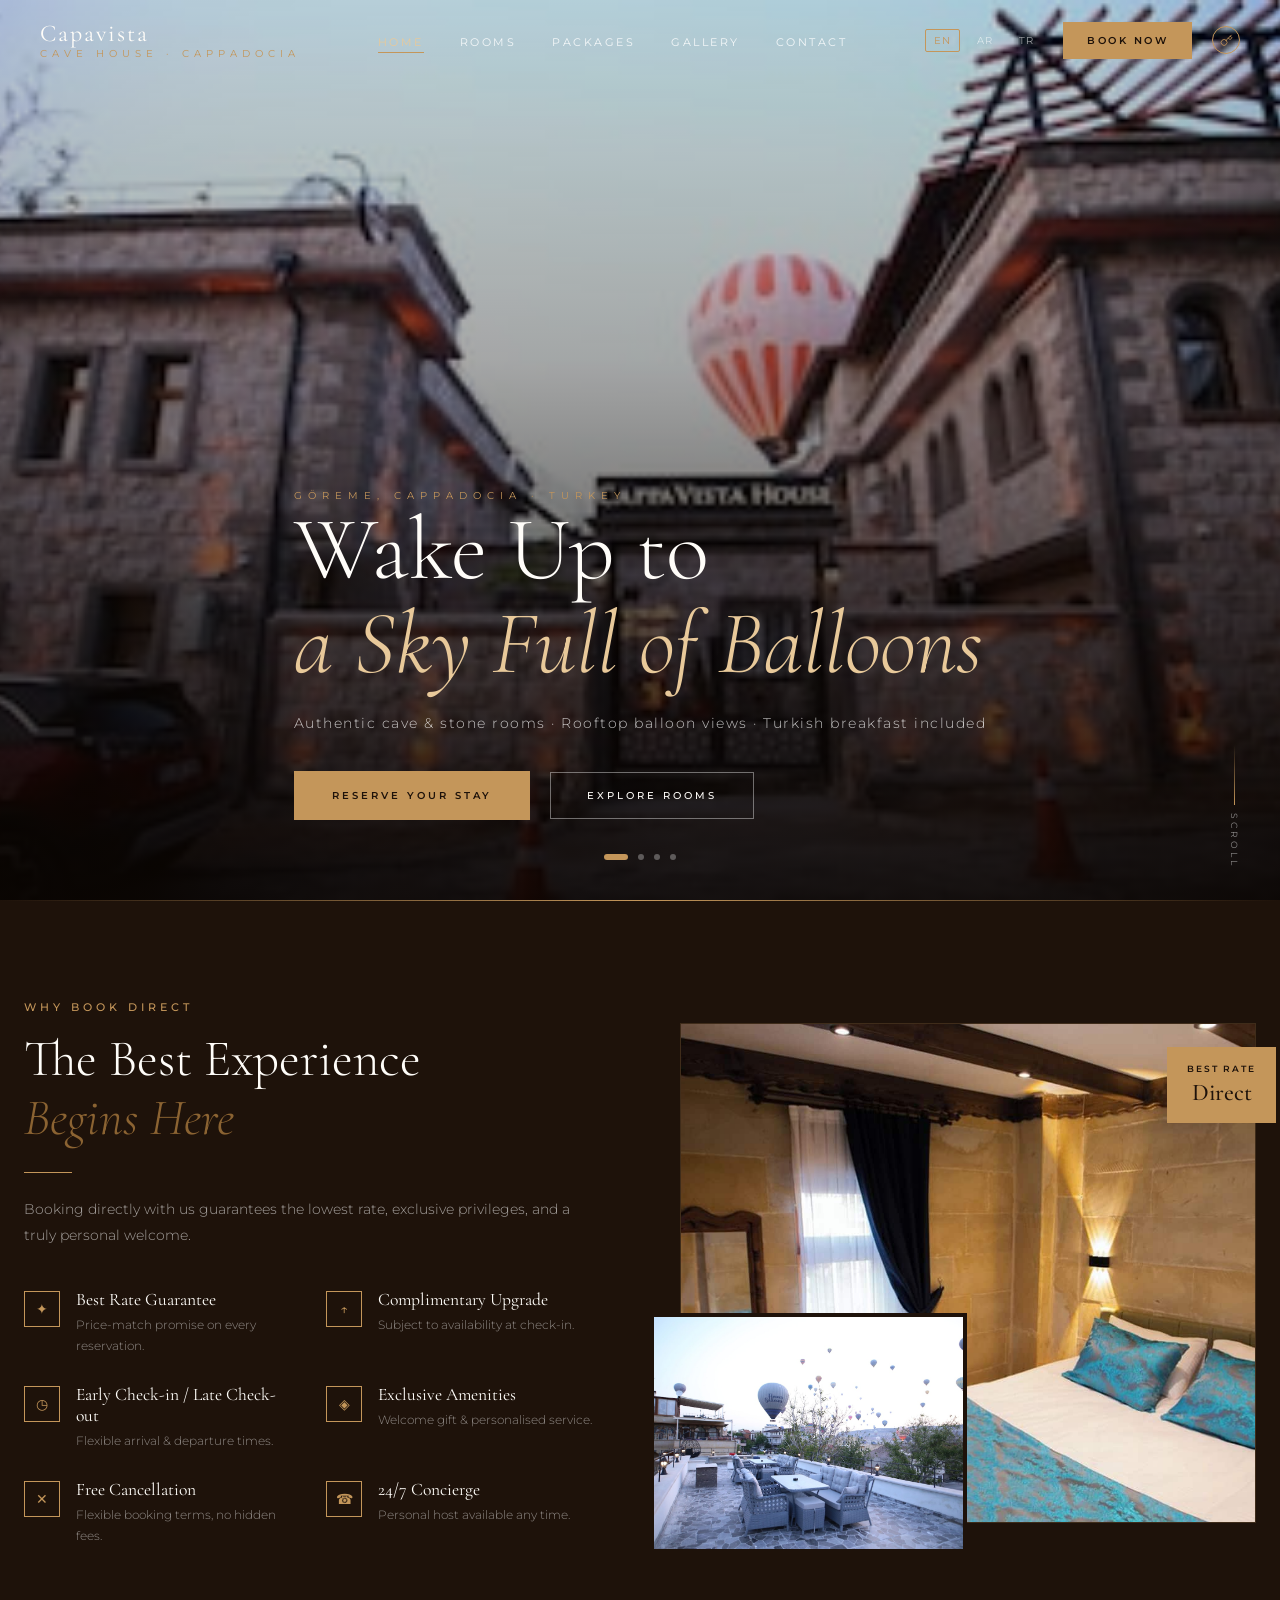
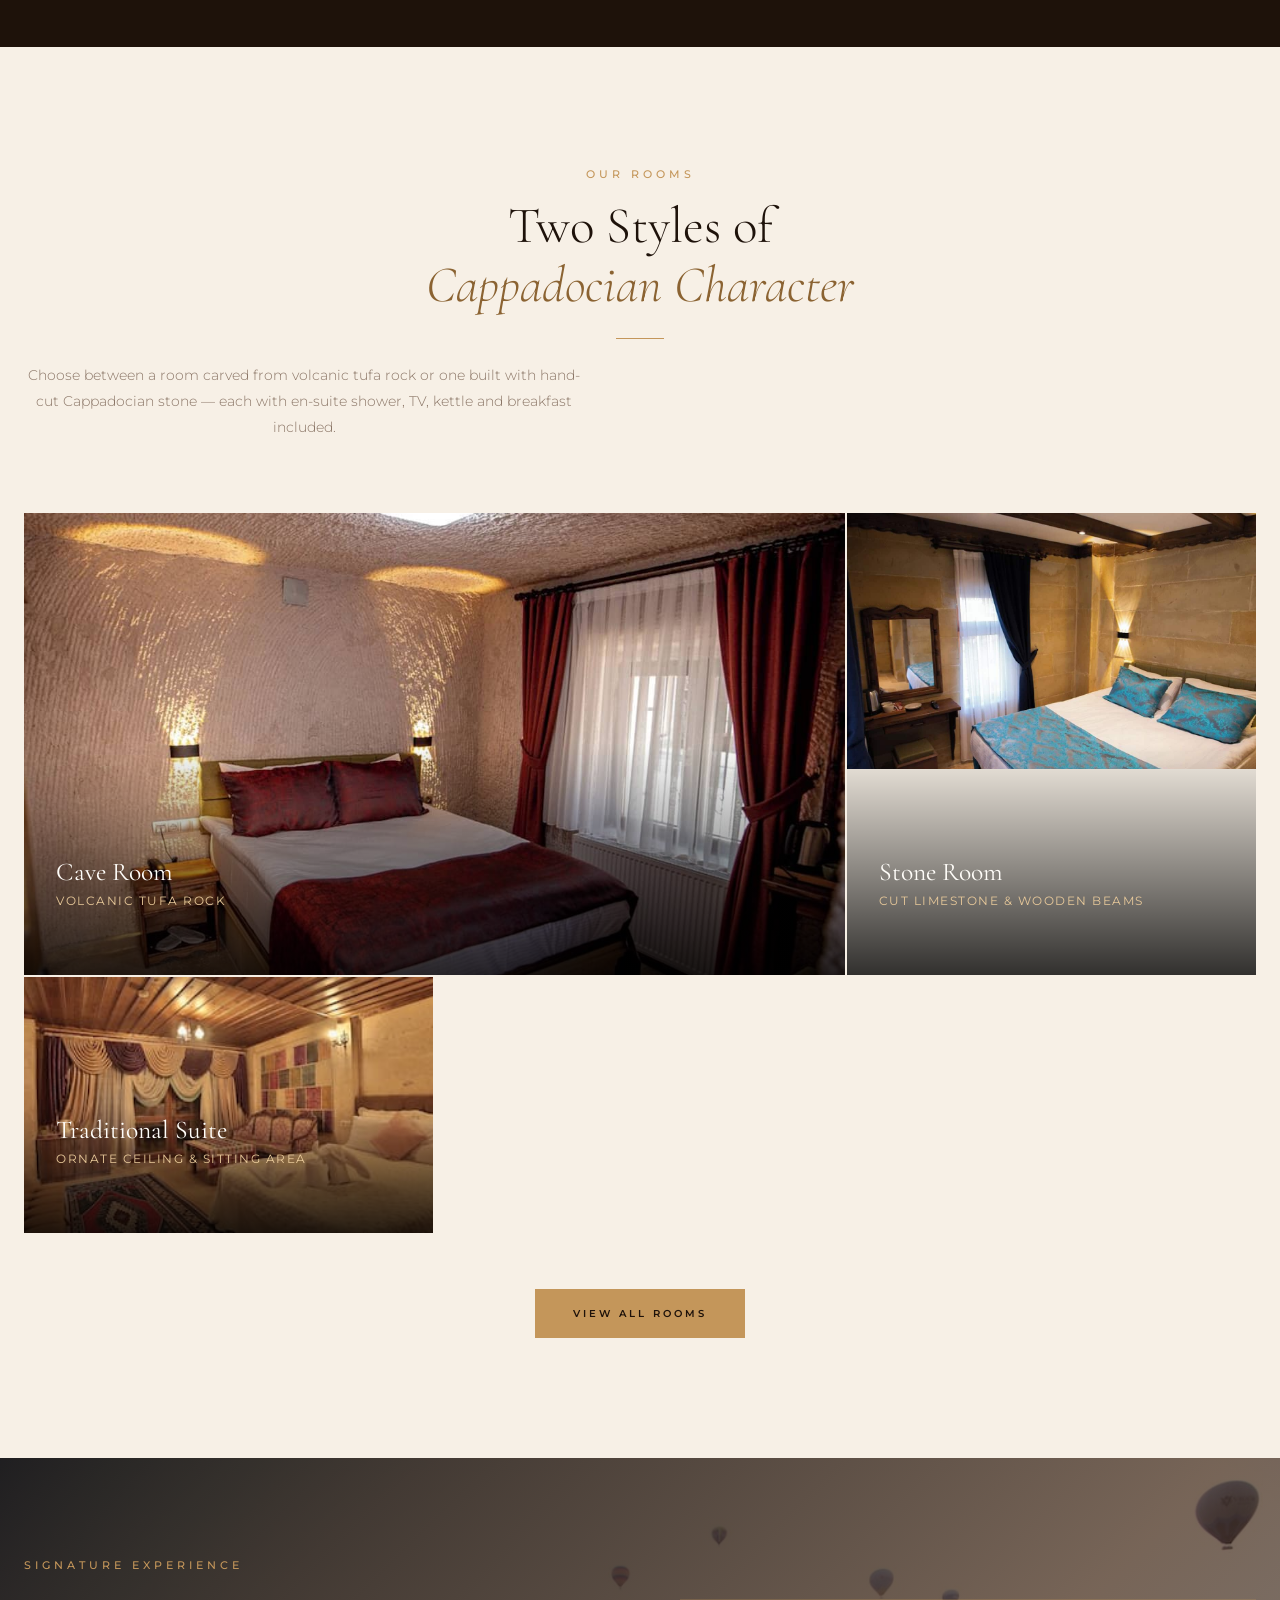
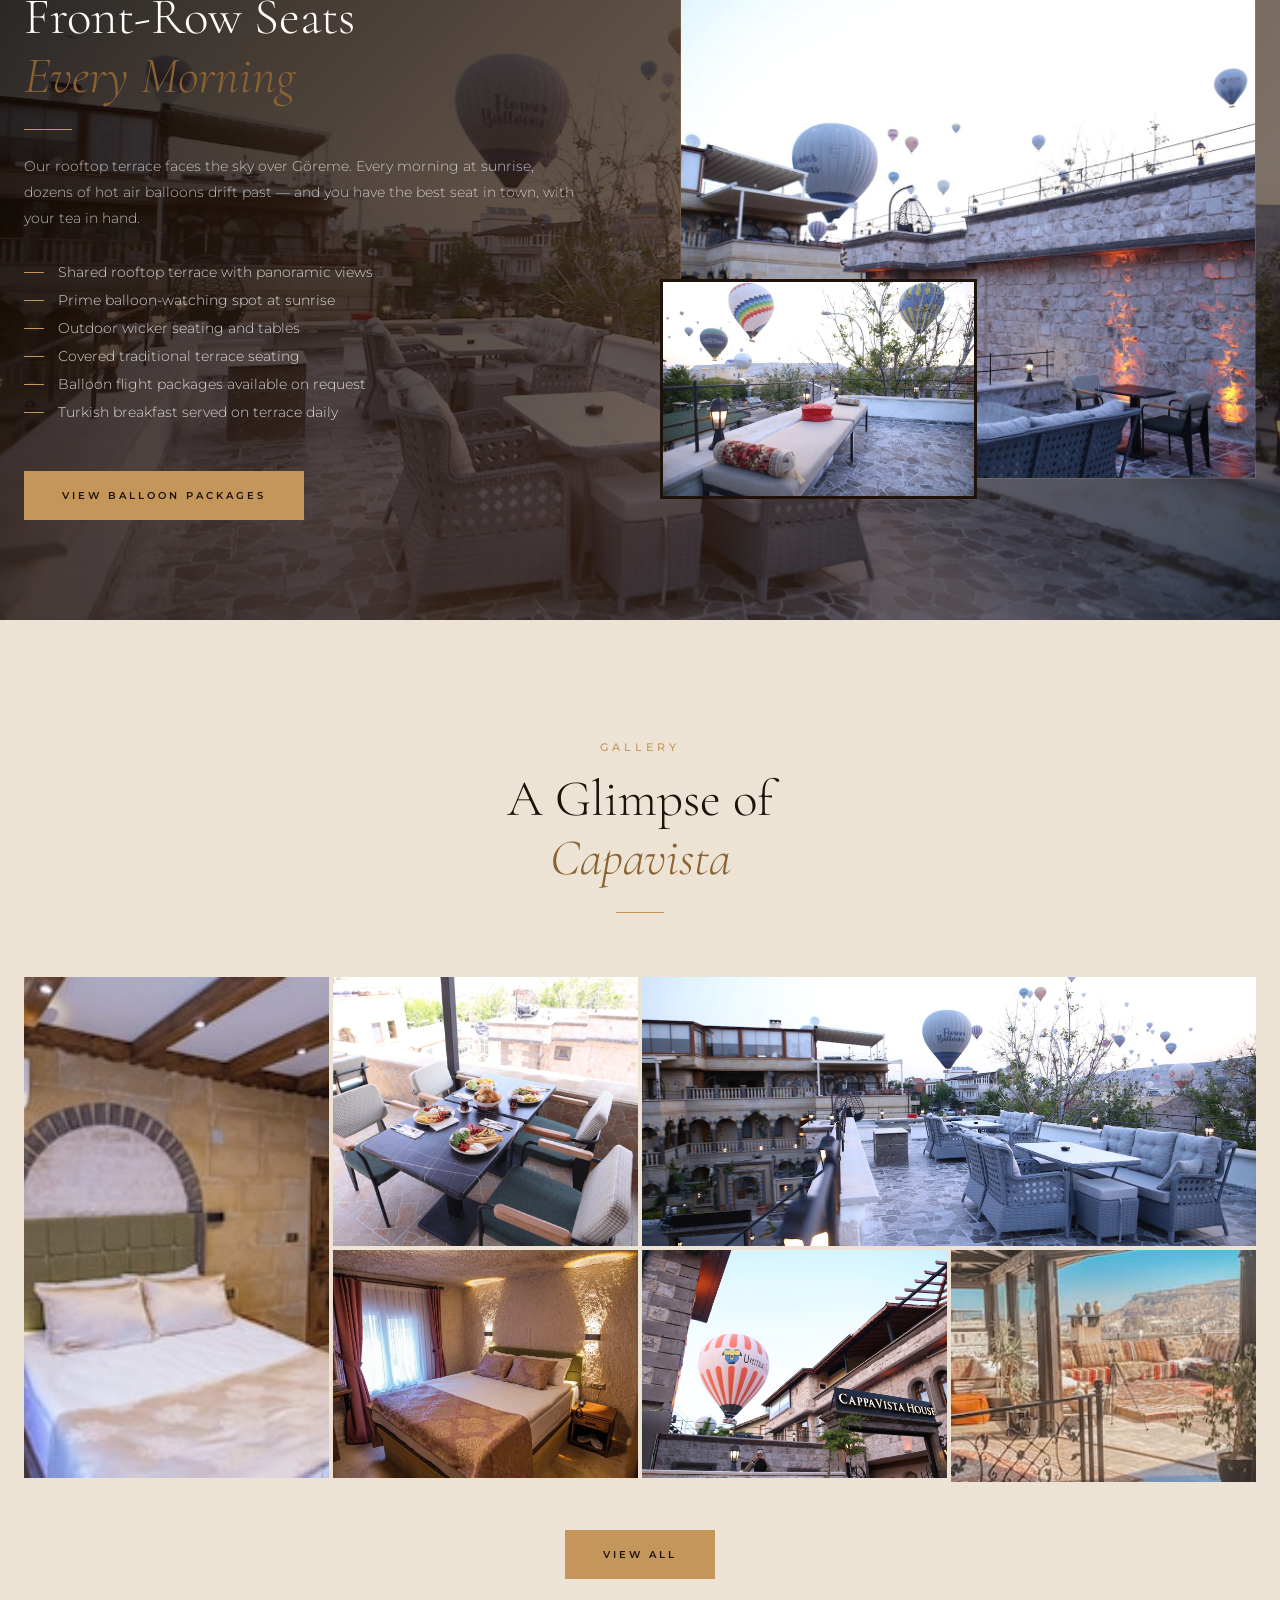
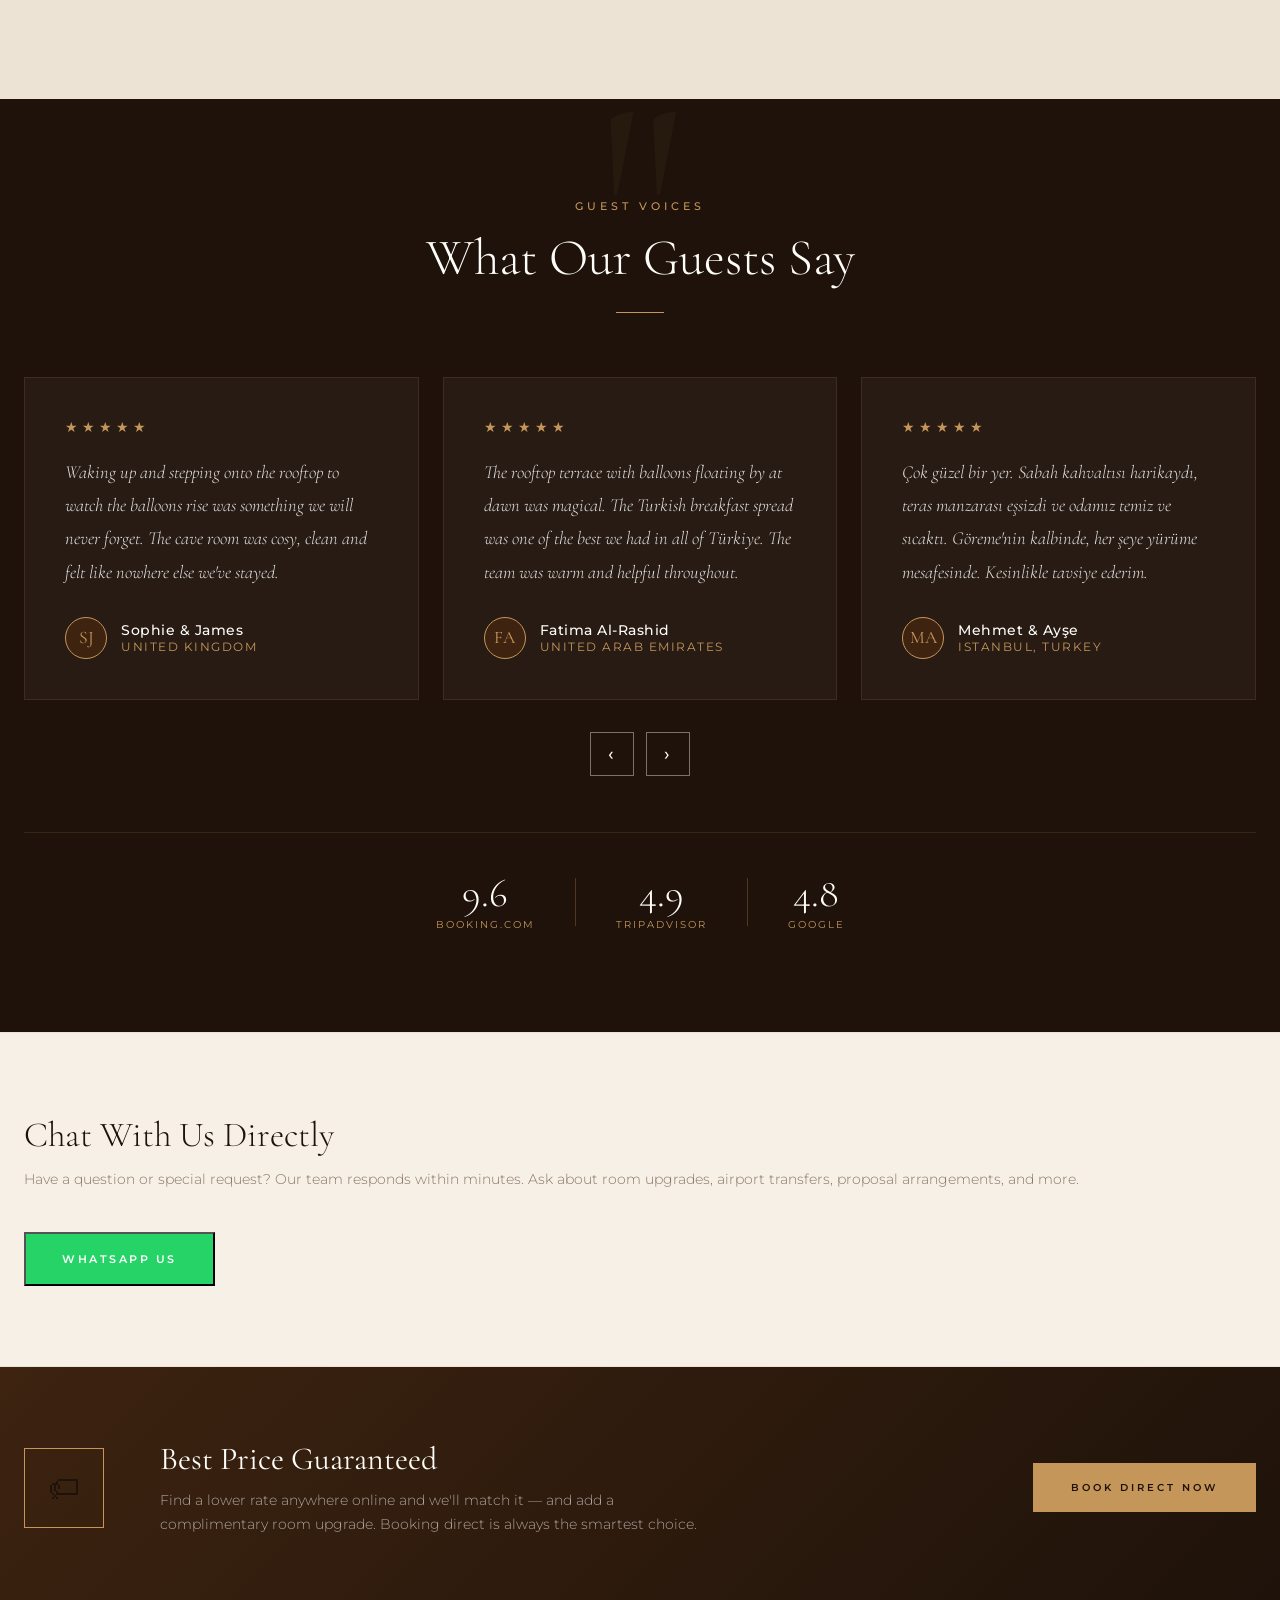
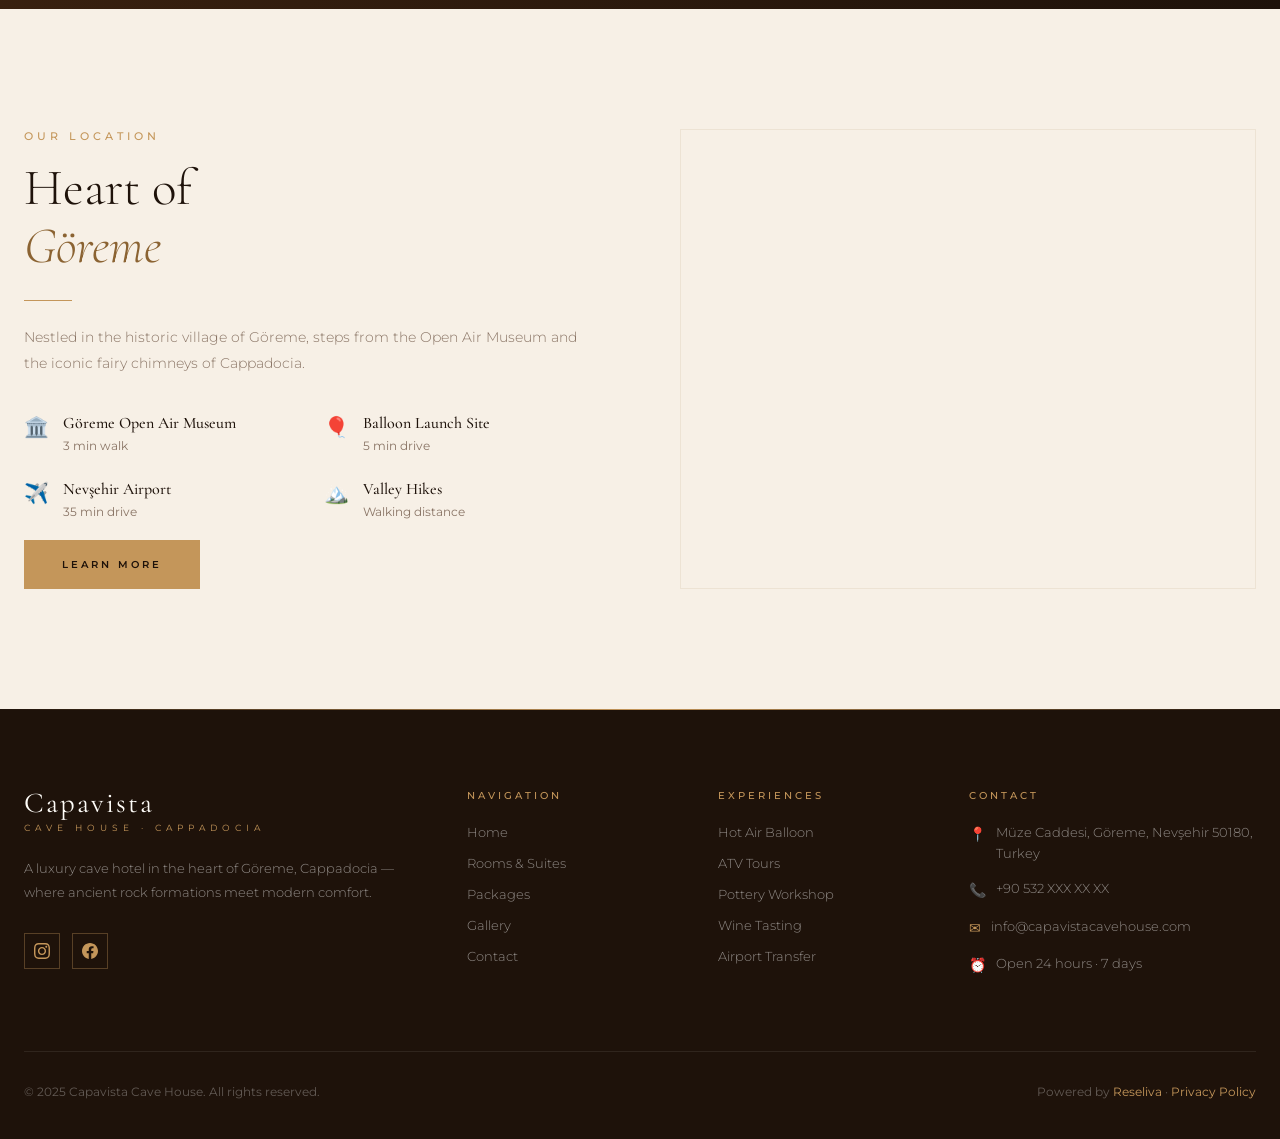
<file: index.html>
<!DOCTYPE html>
<html lang="en">
<head>
  <meta charset="UTF-8" />
  <meta name="viewport" content="width=device-width, initial-scale=1.0" />
  <title>Capavista Cave House — Luxury Cave Hotel in Cappadocia</title>
  <meta name="description" content="Capavista Cave House — A boutique cave hotel in Göreme, Cappadocia. Carved stone rooms, rooftop terrace with hot air balloon views, and a rich Turkish breakfast. Book direct for best rates." />
  <meta property="og:title" content="Capavista Cave House · Göreme, Cappadocia" />
  <meta property="og:description" content="Authentic cave and stone rooms in the heart of Göreme. Watch balloons rise from our rooftop terrace every morning." />
  <meta property="og:image" content="images/42deda36.jpeg" />
  <link rel="stylesheet" href="css/style.css" />
  <link rel="preconnect" href="https://fonts.googleapis.com" />
  <link rel="preconnect" href="https://fonts.gstatic.com" crossorigin />
</head>
<body>

<!-- ══ NAV ══════════════════════════════════════════ -->
<nav class="nav" id="mainNav">
  <div class="nav__inner">
    <a href="index.html" class="nav__logo">
      Capavista
      <span>Cave House · Cappadocia</span>
    </a>
    <ul class="nav__links">
      <li><a href="index.html"  data-i18n="nav.home">Home</a></li>
      <li><a href="rooms.html"  data-i18n="nav.rooms">Rooms</a></li>
      <li><a href="packages.html" data-i18n="nav.packages">Packages</a></li>
      <li><a href="gallery.html" data-i18n="nav.gallery">Gallery</a></li>
      <li><a href="contact.html" data-i18n="nav.contact">Contact</a></li>
    </ul>
    <div class="nav__right">
      <div class="lang-switcher">
        <button class="lang-btn active" data-lang="en">EN</button>
        <button class="lang-btn" data-lang="ar">AR</button>
        <button class="lang-btn" data-lang="tr">TR</button>
      </div>
      <button class="btn-book-nav js-book" data-i18n="nav.book">Book Now</button>
      <a href="login.html" class="nav__admin-access" aria-label="Admin Portal" style="position:relative">
        <svg viewBox="0 0 24 24" fill="none" stroke="currentColor" stroke-width="1.5" stroke-linecap="round" stroke-linejoin="round">
          <path d="M21 2l-2 2m-7.61 7.61a5.5 5.5 0 1 1-7.778 7.778 5.5 5.5 0 0 1 7.777-7.777zm0 0L15.5 7.5m0 0l3 3L22 7l-3-3m-3.5 3.5L19 4"/>
        </svg>
      </a>
    </div>
    <button class="nav__hamburger" id="navHamburger" aria-label="Menu">
      <span></span><span></span><span></span>
    </button>
  </div>
</nav>

<!-- Mobile Menu -->
<div class="nav__mobile" id="mobileMenu">
  <button class="nav__mobile-close" id="mobileClose">✕</button>
  <a href="index.html"    data-i18n="nav.home">Home</a>
  <a href="rooms.html"    data-i18n="nav.rooms">Rooms</a>
  <a href="packages.html" data-i18n="nav.packages">Packages</a>
  <a href="gallery.html"  data-i18n="nav.gallery">Gallery</a>
  <a href="contact.html"  data-i18n="nav.contact">Contact</a>
  <div class="lang-switcher" style="margin-top:24px">
    <button class="lang-btn active" data-lang="en">EN</button>
    <button class="lang-btn" data-lang="ar">AR</button>
    <button class="lang-btn" data-lang="tr">TR</button>
  </div>
  <button class="btn-primary js-book" style="margin-top:16px" data-i18n="nav.book">Book Now</button>
</div>

<!-- ══ HERO ══════════════════════════════════════════ -->
<section class="hero">
  <div class="hero__slides">
    <!-- Slide 1 -->
    <div class="hero__slide active">
      <img src="images/709e8e15.jpeg" alt="Capavista Cave House exterior with hot air balloon at dusk" loading="eager" />
    </div>
    <!-- Slide 2 -->
    <div class="hero__slide">
      <img src="images/905d99e8.jpeg" alt="Hot air balloons over Göreme at dawn" loading="lazy" />
    </div>
    <!-- Slide 3 -->
    <div class="hero__slide">
      <img src="images/88d3532f.jpeg" alt="Many balloons visible from hotel roof" loading="lazy" />
    </div>
    <!-- Slide 4 -->
    <div class="hero__slide">
      <img src="images/ef92d3ea_edited_c999.jpeg" alt="Close balloon over rooftop sofa at sunrise" loading="lazy" />
    </div>
  </div>
  <div class="hero__overlay"></div>

  <div class="container">
    <div class="hero__content">
      <span class="hero__tag" data-i18n="hero.tag">Göreme, Cappadocia · Turkey</span>
      <h1 class="hero__title">
        <span data-i18n="hero.title">Wake Up to</span>
        <em data-i18n="hero.titleItalic">a Sky Full of Balloons</em>
      </h1>
      <p class="hero__sub" data-i18n="hero.sub">Authentic cave &amp; stone rooms · Rooftop balloon views · Turkish breakfast included</p>
      <div class="hero__cta">
        <button class="btn-primary js-book" data-i18n="hero.cta1">Reserve Your Stay</button>
        <a href="rooms.html" class="btn-secondary" data-i18n="hero.cta2">Explore Rooms</a>
      </div>
    </div>
  </div>

  <div class="hero__scroll">
    <div class="hero__scroll-line"></div>
    <span>Scroll</span>
  </div>

  <div class="hero__dots">
    <div class="hero__dot active"></div>
    <div class="hero__dot"></div>
    <div class="hero__dot"></div>
    <div class="hero__dot"></div>
  </div>
</section>

<!-- ══ WHY BOOK DIRECT ════════════════════════════════ -->
<section class="why-direct">
  <div class="container">
    <div class="why-direct__inner">
      <div class="why-direct__left reveal-left">
        <span class="section-tag" data-i18n="whyDirect.tag">Why Book Direct</span>
        <h2 class="section-title" style="color:var(--white)">
          The Best Experience<br><em>Begins Here</em>
        </h2>
        <div class="divider"></div>
        <p class="section-sub" style="color:rgba(255,255,255,0.6)" data-i18n="whyDirect.sub">
          Booking directly with us guarantees the lowest rate, exclusive privileges, and a warm personal welcome from our team.
        </p>
        <div class="why-direct__perks">
          <div class="perk">
            <div class="perk__icon">✦</div>
            <div class="perk__text">
              <h4 data-i18n="whyDirect.perks.0.title">Best Rate Guarantee</h4>
              <p data-i18n="whyDirect.perks.0.text">Price-match promise on every reservation.</p>
            </div>
          </div>
          <div class="perk">
            <div class="perk__icon">↑</div>
            <div class="perk__text">
              <h4 data-i18n="whyDirect.perks.1.title">Complimentary Upgrade</h4>
              <p data-i18n="whyDirect.perks.1.text">Subject to availability at check-in.</p>
            </div>
          </div>
          <div class="perk">
            <div class="perk__icon">◷</div>
            <div class="perk__text">
              <h4 data-i18n="whyDirect.perks.2.title">Flexible Check-in / Check-out</h4>
              <p data-i18n="whyDirect.perks.2.text">We do our best to accommodate your schedule.</p>
            </div>
          </div>
          <div class="perk">
            <div class="perk__icon">◈</div>
            <div class="perk__text">
              <h4 data-i18n="whyDirect.perks.3.title">Welcome Gift</h4>
              <p data-i18n="whyDirect.perks.3.text">A small token of Cappadocian hospitality on arrival.</p>
            </div>
          </div>
          <div class="perk">
            <div class="perk__icon">✕</div>
            <div class="perk__text">
              <h4 data-i18n="whyDirect.perks.4.title">Free Cancellation</h4>
              <p data-i18n="whyDirect.perks.4.text">Flexible booking terms, no hidden fees.</p>
            </div>
          </div>
          <div class="perk">
            <div class="perk__icon">☎</div>
            <div class="perk__text">
              <h4 data-i18n="whyDirect.perks.5.title">Direct Support</h4>
              <p data-i18n="whyDirect.perks.5.text">Reach our team directly via WhatsApp, any time.</p>
            </div>
          </div>
        </div>
      </div>

      <div class="why-direct__right reveal-right">
        <!-- Stone room with wooden beams -->
        <div class="why-direct__img-main">
          <img src="images/84a295ae.jpeg" alt="Capavista stone room interior" />
        </div>
        <!-- Rooftop terrace balloon view -->
        <div class="why-direct__img-accent">
          <img src="images/905d99e8.jpeg" alt="Rooftop terrace with hot air balloons" />
        </div>
        <div class="price-badge">
          <span class="price-badge__label">Best Rate</span>
          <span class="price-badge__value">Direct</span>
        </div>
      </div>
    </div>
  </div>
</section>

<!-- ══ ROOMS PREVIEW ══════════════════════════════════ -->
<section class="rooms-preview">
  <div class="container">
    <div class="rooms-preview__head reveal">
      <span class="section-tag" data-i18n="roomsPreview.tag">Our Rooms</span>
      <h2 class="section-title">Two Styles of<br><em>Cappadocian Character</em></h2>
      <div class="divider"></div>
      <p class="section-sub" data-i18n="roomsPreview.sub">
        Choose between a room carved from volcanic tufa rock or one built with hand-cut Cappadocian stone — each finished with warm textiles, en-suite shower and every essential comfort.
      </p>
    </div>

    <div class="rooms-grid reveal">
      <!-- Cave Room -->
      <div class="room-card">
        <div class="room-card__img">
          <img src="images/a7089d46.jpeg" alt="Cave Room — volcanic tufa walls and double bed" loading="lazy" />
        </div>
        <div class="room-card__overlay">
          <div class="room-card__info">
            <h3 data-i18n="roomsPreview.rooms.0.name">Cave Room</h3>
            <p data-i18n="roomsPreview.rooms.0.size">Volcanic Tufa Rock</p>
            <a href="rooms.html" class="room-card__link" data-i18n="learnMore">Learn More</a>
          </div>
        </div>
      </div>
      <!-- Stone Room -->
      <div class="room-card">
        <div class="room-card__img">
          <img src="images/84a295ae.jpeg" alt="Stone Room — limestone walls and wooden beamed ceiling" loading="lazy" />
        </div>
        <div class="room-card__overlay">
          <div class="room-card__info">
            <h3 data-i18n="roomsPreview.rooms.1.name">Stone Room</h3>
            <p data-i18n="roomsPreview.rooms.1.size">Cut Limestone &amp; Wooden Beams</p>
            <a href="rooms.html" class="room-card__link" data-i18n="learnMore">Learn More</a>
          </div>
        </div>
      </div>
      <!-- Traditional Suite -->
      <div class="room-card">
        <div class="room-card__img">
          <img src="images/40ddc3f6.jpeg" alt="Traditional Suite — ornate wooden ceiling and sitting area" loading="lazy" />
        </div>
        <div class="room-card__overlay">
          <div class="room-card__info">
            <h3 data-i18n="roomsPreview.rooms.2.name">Traditional Suite</h3>
            <p data-i18n="roomsPreview.rooms.2.size">Ornate Ceiling &amp; Sitting Area</p>
            <a href="rooms.html" class="room-card__link" data-i18n="learnMore">Learn More</a>
          </div>
        </div>
      </div>
    </div>

    <div class="rooms-preview__cta reveal">
      <a href="rooms.html" class="btn-primary" data-i18n="roomsPreview.cta">View All Rooms</a>
    </div>
  </div>
</section>

<!-- ══ BALLOON / ROOFTOP HIGHLIGHT ═══════════════════ -->
<section class="balloon-pkg">
  <div class="balloon-pkg__bg">
    <img src="images/905d99e8.jpeg" alt="Rooftop terrace with hot air balloons at sunrise" loading="lazy" />
  </div>
  <div class="balloon-pkg__content" style="width:100%">
    <div class="container">
      <div class="balloon-pkg__inner">
        <div class="reveal-left">
          <span class="section-tag" data-i18n="balloon.tag">Signature Experience</span>
          <h2 class="section-title" style="color:var(--white)">
            Front-Row Seats<br><em>Every Morning</em>
          </h2>
          <div class="divider"></div>
          <p class="section-sub" style="color:rgba(255,255,255,0.7)" data-i18n="balloon.sub">
            Our rooftop terrace faces the sky over Göreme. Every morning at sunrise, dozens of hot air balloons drift past — and you have the best seat in town, with your tea in hand.
          </p>
          <ul class="pkg-includes">
            <li data-i18n="balloon.includes.0">Shared rooftop terrace with panoramic views</li>
            <li data-i18n="balloon.includes.1">Prime balloon-watching spot at sunrise</li>
            <li data-i18n="balloon.includes.2">Outdoor wicker seating and tables</li>
            <li data-i18n="balloon.includes.3">Covered traditional terrace seating</li>
            <li data-i18n="balloon.includes.4">Balloon flight packages available on request</li>
            <li data-i18n="balloon.includes.5">Turkish breakfast served on terrace daily</li>
          </ul>
          <br/>
          <a href="packages.html" class="btn-primary" data-i18n="balloon.cta">View Balloon Packages</a>
        </div>
        <div class="balloon-pkg__visual reveal-right">
          <div class="balloon-pkg__img1">
            <img src="images/83041853.jpeg" alt="Rooftop at sunrise with hot air balloons" loading="lazy" />
          </div>
          <div class="balloon-pkg__img2">
            <img src="images/4a1361f5.jpeg" alt="Rooftop daybed with balloon in sky" loading="lazy" />
          </div>
        </div>
      </div>
    </div>
  </div>
</section>

<!-- ══ GALLERY STRIP ══════════════════════════════════ -->
<section class="gallery-strip">
  <div class="container">
    <div class="gallery-strip__head reveal">
      <span class="section-tag">Gallery</span>
      <h2 class="section-title">A Glimpse of<br><em>Capavista</em></h2>
      <div class="divider"></div>
    </div>
    <div class="gallery-masonry reveal">
      <!-- Stone room — tall feature -->
      <div class="gallery-item gallery-item--tall">
        <div class="gallery-item__img">
          <img src="images/fd1dbb4f.jpeg" alt="Stone room with arched headboard niche" loading="lazy" />
        </div>
        <div class="gallery-item__overlay"><span>+</span></div>
      </div>
      <!-- Rooftop breakfast table -->
      <div class="gallery-item">
        <div class="gallery-item__img" style="aspect-ratio:4/3">
          <img src="images/35196d30.jpeg" alt="Breakfast on the terrace" loading="lazy" />
        </div>
        <div class="gallery-item__overlay"><span>+</span></div>
      </div>
      <!-- Rooftop balloons wide -->
      <div class="gallery-item gallery-item--wide">
        <div class="gallery-item__img" style="aspect-ratio:16/7">
          <img src="images/b932e973.jpeg" alt="Rooftop terrace at balloon sunrise" loading="lazy" />
        </div>
        <div class="gallery-item__overlay"><span>+</span></div>
      </div>
      <!-- Cave room -->
      <div class="gallery-item">
        <div class="gallery-item__img" style="aspect-ratio:4/3">
          <img src="images/45fe8299.jpeg" alt="Cave room with warm wall lighting" loading="lazy" />
        </div>
        <div class="gallery-item__overlay"><span>+</span></div>
      </div>
      <!-- Hotel exterior -->
      <div class="gallery-item">
        <div class="gallery-item__img" style="aspect-ratio:4/3">
          <img src="images/630717c0_edited_4c8a.jpeg" alt="CappaVista House entrance and sign" loading="lazy" />
        </div>
        <div class="gallery-item__overlay"><span>+</span></div>
      </div>
      <!-- Covered terrace — tall feature -->
      <div class="gallery-item gallery-item--tall">
        <div class="gallery-item__img">
          <img src="images/0146b11c.jpeg" alt="Covered terrace with Göreme valley view" loading="lazy" />
        </div>
        <div class="gallery-item__overlay"><span>+</span></div>
      </div>
    </div>
    <div class="gallery-strip__cta reveal">
      <a href="gallery.html" class="btn-primary" data-i18n="viewAll">View All Photos</a>
    </div>
  </div>
</section>

<!-- ══ REVIEWS ════════════════════════════════════════ -->
<section class="reviews">
  <div class="container">
    <div class="reviews__head reveal">
      <span class="section-tag" data-i18n="reviews.tag">Guest Voices</span>
      <h2 class="section-title" style="color:var(--white)" data-i18n="reviews.title">What Our Guests Say</h2>
      <div class="divider" style="margin:24px auto"></div>
    </div>

    <div class="reviews-slider">
      <div class="reviews-track">
        <div class="review-card">
          <div class="review-stars"><span>★</span><span>★</span><span>★</span><span>★</span><span>★</span></div>
          <p class="review-text" data-i18n="reviews.items.0.text">
            "Waking up and stepping onto the rooftop to watch the balloons rise was something we will never forget. The cave room was cosy, clean and felt like nowhere else we've ever stayed."
          </p>
          <div class="review-author">
            <div class="review-author__avatar">SJ</div>
            <div>
              <div class="review-author__name" data-i18n="reviews.items.0.name">Sophie &amp; James</div>
              <div class="review-author__loc" data-i18n="reviews.items.0.location">United Kingdom</div>
            </div>
          </div>
        </div>
        <div class="review-card">
          <div class="review-stars"><span>★</span><span>★</span><span>★</span><span>★</span><span>★</span></div>
          <p class="review-text" data-i18n="reviews.items.1.text">
            "The rooftop terrace with balloons floating by at dawn was magical. The Turkish breakfast spread was one of the best we had in all of Türkiye. The team was warm and helpful throughout."
          </p>
          <div class="review-author">
            <div class="review-author__avatar">FA</div>
            <div>
              <div class="review-author__name" data-i18n="reviews.items.1.name">Fatima Al-Rashid</div>
              <div class="review-author__loc" data-i18n="reviews.items.1.location">United Arab Emirates</div>
            </div>
          </div>
        </div>
        <div class="review-card">
          <div class="review-stars"><span>★</span><span>★</span><span>★</span><span>★</span><span>★</span></div>
          <p class="review-text" data-i18n="reviews.items.2.text">
            "Çok güzel bir yer. Sabah kahvaltısı harikaydı, teras manzarası eşsizdi ve odamız temiz ve sıcaktı. Göreme'nin kalbinde, her şeye yürüme mesafesinde. Kesinlikle tavsiye ederim."
          </p>
          <div class="review-author">
            <div class="review-author__avatar">MA</div>
            <div>
              <div class="review-author__name" data-i18n="reviews.items.2.name">Mehmet &amp; Ayşe</div>
              <div class="review-author__loc" data-i18n="reviews.items.2.location">Istanbul, Turkey</div>
            </div>
          </div>
        </div>
        <div class="review-card">
          <div class="review-stars"><span>★</span><span>★</span><span>★</span><span>★</span><span>★</span></div>
          <p class="review-text" data-i18n="reviews.items.3.text">
            "The stone walls, wooden ceilings and the smell of fresh breakfast drifting up from the terrace — this place has a genuinely special atmosphere. Already planning to return next year."
          </p>
          <div class="review-author">
            <div class="review-author__avatar">EV</div>
            <div>
              <div class="review-author__name" data-i18n="reviews.items.3.name">Elena Vasquez</div>
              <div class="review-author__loc" data-i18n="reviews.items.3.location">Spain</div>
            </div>
          </div>
        </div>
      </div>
    </div>

    <div style="display:flex;justify-content:center;gap:12px;margin-top:32px">
      <button class="reviews-prev btn-secondary" style="width:44px;height:44px;padding:0;display:flex;align-items:center;justify-content:center;font-size:18px">‹</button>
      <button class="reviews-next btn-secondary" style="width:44px;height:44px;padding:0;display:flex;align-items:center;justify-content:center;font-size:18px">›</button>
    </div>

    <div class="reviews__platform reveal">
      <div class="platform-score">
        <span class="score" data-i18n="reviews.scores.0.score">9.6</span>
        <span class="label" data-i18n="reviews.scores.0.label">Booking.com</span>
      </div>
      <div style="width:1px;height:48px;background:rgba(196,150,90,0.3)"></div>
      <div class="platform-score">
        <span class="score" data-i18n="reviews.scores.1.score">4.9</span>
        <span class="label" data-i18n="reviews.scores.1.label">TripAdvisor</span>
      </div>
      <div style="width:1px;height:48px;background:rgba(196,150,90,0.3)"></div>
      <div class="platform-score">
        <span class="score" data-i18n="reviews.scores.2.score">4.8</span>
        <span class="label" data-i18n="reviews.scores.2.label">Google</span>
      </div>
    </div>
  </div>
</section>

<!-- ══ WHATSAPP CTA ════════════════════════════════════ -->
<section class="whatsapp-cta">
  <div class="container">
    <div class="whatsapp-cta__inner">
      <div class="whatsapp-cta__left reveal-left">
        <h2 data-i18n="whatsapp.title">Chat With Us Directly</h2>
        <p data-i18n="whatsapp.sub">Have a question or special request? Our team responds within minutes. Ask about room types, airport transfers, balloon packages, and more.</p>
      </div>
      <button class="btn-whatsapp js-whatsapp reveal-right" data-i18n="whatsapp.cta">
        <svg viewBox="0 0 24 24"><path d="M17.472 14.382c-.297-.149-1.758-.867-2.03-.967-.273-.099-.471-.148-.67.15-.197.297-.767.966-.94 1.164-.173.199-.347.223-.644.075-.297-.15-1.255-.463-2.39-1.475-.883-.788-1.48-1.761-1.653-2.059-.173-.297-.018-.458.13-.606.134-.133.298-.347.446-.52.149-.174.198-.298.298-.497.099-.198.05-.371-.025-.52-.075-.149-.669-1.612-.916-2.207-.242-.579-.487-.5-.669-.51-.173-.008-.371-.01-.57-.01-.198 0-.52.074-.792.372-.272.297-1.04 1.016-1.04 2.479 0 1.462 1.065 2.875 1.213 3.074.149.198 2.096 3.2 5.077 4.487.709.306 1.262.489 1.694.625.712.227 1.36.195 1.871.118.571-.085 1.758-.719 2.006-1.413.248-.694.248-1.289.173-1.413-.074-.124-.272-.198-.57-.347m-5.421 7.403h-.004a9.87 9.87 0 01-5.031-1.378l-.361-.214-3.741.982.998-3.648-.235-.374a9.86 9.86 0 01-1.51-5.26c.001-5.45 4.436-9.884 9.888-9.884 2.64 0 5.122 1.03 6.988 2.898a9.825 9.825 0 012.893 6.994c-.003 5.45-4.437 9.884-9.885 9.884m8.413-18.297A11.815 11.815 0 0012.05 0C5.495 0 .16 5.335.157 11.892c0 2.096.547 4.142 1.588 5.945L.057 24l6.305-1.654a11.882 11.882 0 005.683 1.448h.005c6.554 0 11.89-5.335 11.893-11.893a11.821 11.821 0 00-3.48-8.413Z"/></svg>
        WhatsApp Us
      </button>
    </div>
  </div>
</section>

<!-- ══ BEST PRICE GUARANTEE ═══════════════════════════ -->
<section class="best-price">
  <div class="container">
    <div class="best-price__inner reveal">
      <div class="best-price__icon">🏷</div>
      <div class="best-price__text">
        <h2 data-i18n="bestPrice.title">Best Price Guaranteed</h2>
        <p data-i18n="bestPrice.sub">Find a lower rate anywhere online and we'll match it — plus add a complimentary room upgrade where available. Booking direct is always the smartest choice.</p>
      </div>
      <div class="best-price__cta">
        <button class="btn-primary js-book" data-i18n="bestPrice.cta">Book Direct Now</button>
      </div>
    </div>
  </div>
</section>

<!-- ══ LOCATION ════════════════════════════════════════ -->
<section class="location-section">
  <div class="container">
    <div class="location-section__inner">
      <div class="reveal-left">
        <span class="section-tag" data-i18n="location.tag">Our Location</span>
        <h2 class="section-title">Heart of<br><em>Göreme</em></h2>
        <div class="divider"></div>
        <p class="section-sub" data-i18n="location.sub">
          Set in the historic centre of Göreme village, steps from the Open Air Museum and within easy reach of the region's iconic valleys and underground cities.
        </p>
        <div class="location-features">
          <div class="loc-feat">
            <span class="loc-feat__icon">🏛️</span>
            <div>
              <h4 data-i18n="location.features.0.title">Göreme Open Air Museum</h4>
              <p data-i18n="location.features.0.text">5 min walk</p>
            </div>
          </div>
          <div class="loc-feat">
            <span class="loc-feat__icon">🎈</span>
            <div>
              <h4 data-i18n="location.features.1.title">Balloon Launch Area</h4>
              <p data-i18n="location.features.1.text">Visible from rooftop daily</p>
            </div>
          </div>
          <div class="loc-feat">
            <span class="loc-feat__icon">✈️</span>
            <div>
              <h4 data-i18n="location.features.2.title">Nevşehir Airport</h4>
              <p data-i18n="location.features.2.text">35 min drive</p>
            </div>
          </div>
          <div class="loc-feat">
            <span class="loc-feat__icon">🏔️</span>
            <div>
              <h4 data-i18n="location.features.3.title">Valley Walks &amp; ATV Trails</h4>
              <p data-i18n="location.features.3.text">Walking distance</p>
            </div>
          </div>
        </div>
        <br/>
        <a href="contact.html" class="btn-primary" data-i18n="learnMore">Get Directions</a>
      </div>
      <div class="location-map reveal-right">
        <iframe
          src="https://www.google.com/maps/embed?pb=!1m18!1m12!1m3!1d3136.8!2d34.834!3d38.642!2m3!1f0!2f0!3f0!3m2!1i1024!2i768!4f13.1!3m3!1m2!1s0x14d0596e6f0c9e7f%3A0x3c75f55b0d79a6c6!2sGoreme%2C%20Nevsehir%2C%20Turkey!5e0!3m2!1sen!2s!4v1700000000000"
          title="Capavista Cave House location in Göreme"
          allowfullscreen loading="lazy"
          referrerpolicy="no-referrer-when-downgrade">
        </iframe>
      </div>
    </div>
  </div>
</section>

<!-- ══ FOOTER ══════════════════════════════════════════ -->
<footer class="footer">
  <div class="container">
    <div class="footer__grid">
      <div class="footer__brand">
        <div class="logo-text">Capavista</div>
        <div class="logo-sub">Cave House · Cappadocia</div>
        <p data-i18n="footer.desc">A boutique cave hotel in the heart of Göreme, Cappadocia — authentic stone rooms, rooftop balloon views, and a warm Turkish welcome.</p>
        <div class="social-links">
          <a class="social-link" href="#" aria-label="Instagram">
            <svg width="16" height="16" viewBox="0 0 24 24" fill="currentColor"><path d="M12 2.163c3.204 0 3.584.012 4.85.07 3.252.148 4.771 1.691 4.919 4.919.058 1.265.069 1.645.069 4.849 0 3.205-.012 3.584-.069 4.849-.149 3.225-1.664 4.771-4.919 4.919-1.266.058-1.644.07-4.85.07-3.204 0-3.584-.012-4.849-.07-3.26-.149-4.771-1.699-4.919-4.92-.058-1.265-.07-1.644-.07-4.849 0-3.204.013-3.583.07-4.849.149-3.227 1.664-4.771 4.919-4.919 1.266-.057 1.645-.069 4.849-.069zm0-2.163c-3.259 0-3.667.014-4.947.072-4.358.2-6.78 2.618-6.98 6.98-.059 1.281-.073 1.689-.073 4.948 0 3.259.014 3.668.072 4.948.2 4.358 2.618 6.78 6.98 6.98 1.281.058 1.689.072 4.948.072 3.259 0 3.668-.014 4.948-.072 4.354-.2 6.782-2.618 6.979-6.98.059-1.28.073-1.689.073-4.948 0-3.259-.014-3.667-.072-4.947-.196-4.354-2.617-6.78-6.979-6.98-1.281-.059-1.69-.073-4.949-.073zm0 5.838c-3.403 0-6.162 2.759-6.162 6.162s2.759 6.163 6.162 6.163 6.162-2.759 6.162-6.163c0-3.403-2.759-6.162-6.162-6.162zm0 10.162c-2.209 0-4-1.79-4-4 0-2.209 1.791-4 4-4s4 1.791 4 4c0 2.21-1.791 4-4 4zm6.406-11.845c-.796 0-1.441.645-1.441 1.44s.645 1.44 1.441 1.44c.795 0 1.439-.645 1.439-1.44s-.644-1.44-1.439-1.44z"/></svg>
          </a>
          <a class="social-link" href="#" aria-label="Facebook">
            <svg width="16" height="16" viewBox="0 0 24 24" fill="currentColor"><path d="M24 12.073c0-6.627-5.373-12-12-12s-12 5.373-12 12c0 5.99 4.388 10.954 10.125 11.854v-8.385H7.078v-3.47h3.047V9.43c0-3.007 1.792-4.669 4.533-4.669 1.312 0 2.686.235 2.686.235v2.953H15.83c-1.491 0-1.956.925-1.956 1.874v2.25h3.328l-.532 3.47h-2.796v8.385C19.612 23.027 24 18.062 24 12.073z"/></svg>
          </a>
        </div>
      </div>
      <div class="footer__col">
        <h4>Navigation</h4>
        <ul>
          <li><a href="index.html"    data-i18n="footer.links.0">Home</a></li>
          <li><a href="rooms.html"    data-i18n="footer.links.1">Rooms</a></li>
          <li><a href="packages.html" data-i18n="footer.links.2">Packages</a></li>
          <li><a href="gallery.html"  data-i18n="footer.links.3">Gallery</a></li>
          <li><a href="contact.html"  data-i18n="footer.links.4">Contact</a></li>
        </ul>
      </div>
      <div class="footer__col">
        <h4>Experiences</h4>
        <ul>
          <li><a href="packages.html" data-i18n="footer.services.0">Hot Air Balloon</a></li>
          <li><a href="packages.html" data-i18n="footer.services.1">ATV Valley Tour</a></li>
          <li><a href="packages.html" data-i18n="footer.services.2">Pottery Workshop</a></li>
          <li><a href="packages.html" data-i18n="footer.services.3">Wine Tasting</a></li>
          <li><a href="contact.html"  data-i18n="footer.services.4">Airport Transfer</a></li>
        </ul>
      </div>
      <div class="footer__col footer__contact">
        <h4>Contact</h4>
        <p><span>📍</span><span data-i18n="footer.contact.address">Müze Caddesi, Göreme, Nevşehir 50180, Turkey</span></p>
        <p><span>📞</span><span data-i18n="footer.contact.phone">+90 532 XXX XX XX</span></p>
        <p><span>✉</span><span data-i18n="footer.contact.email">info@capavistacavehouse.com</span></p>
        <p><span>⏰</span><span data-i18n="footer.contact.hours">Open 24 hours · 7 days</span></p>
      </div>
    </div>
    <div class="footer__bottom">
      <p data-i18n="footer.copy">© 2025 Capavista Cave House. All rights reserved.</p>
      <p>Powered by <a href="#">Reseliva</a> · <a href="#">Privacy Policy</a></p>
    </div>
  </div>
</footer>

<script src="js/i18n.js"></script>
<script src="js/main.js"></script>
</body>
</html>
</file>
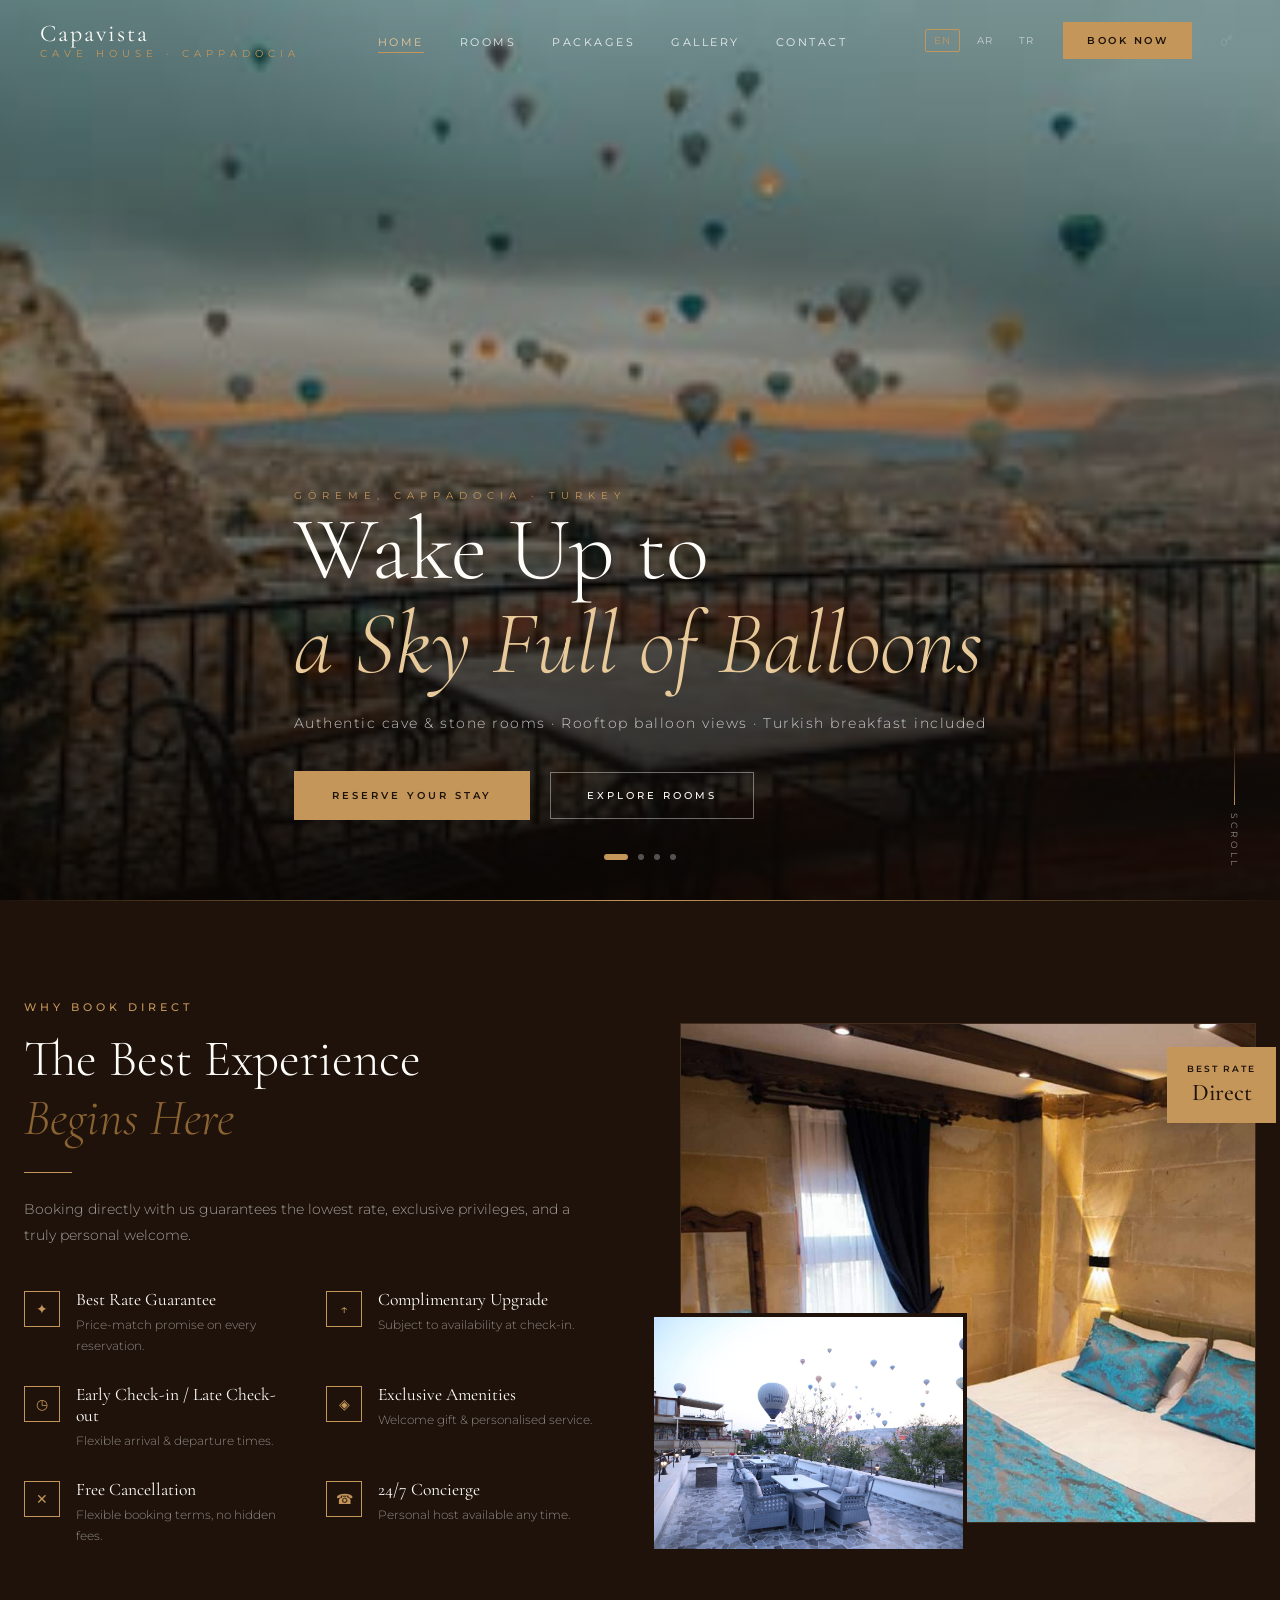
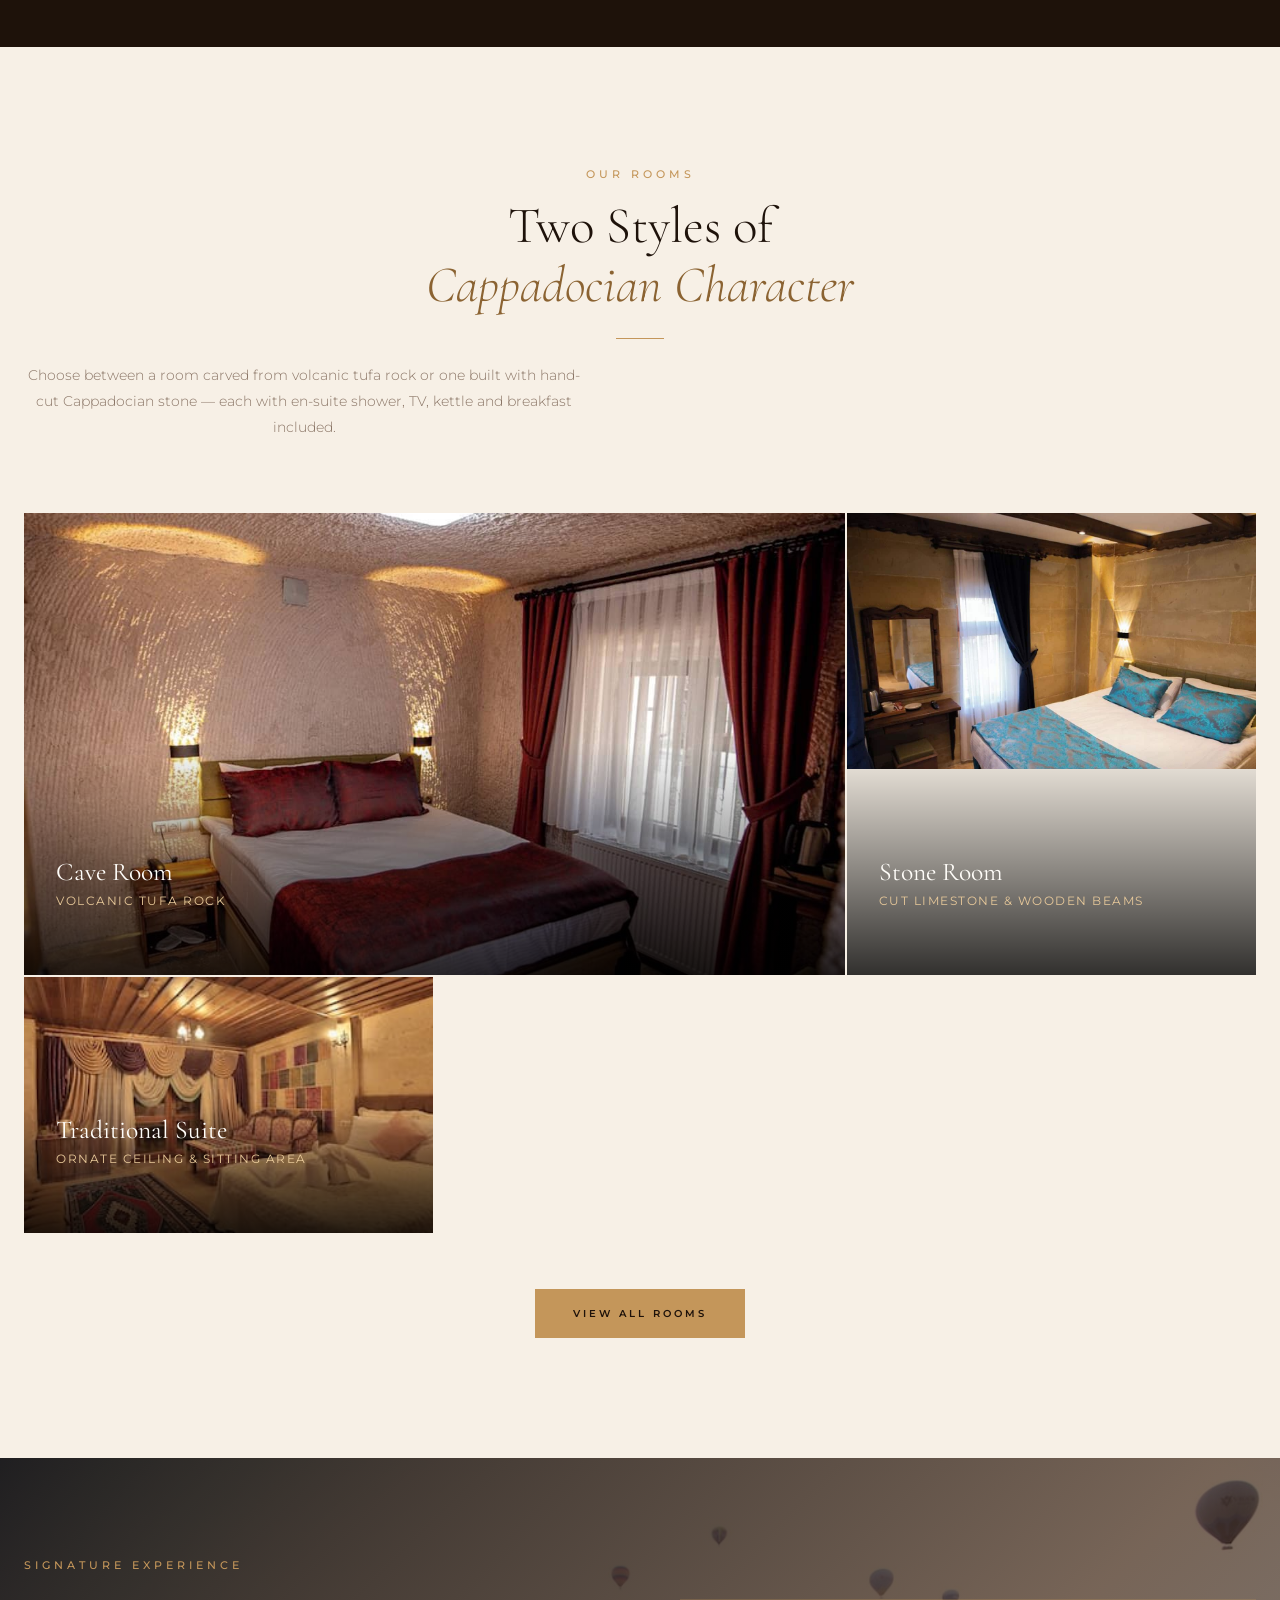
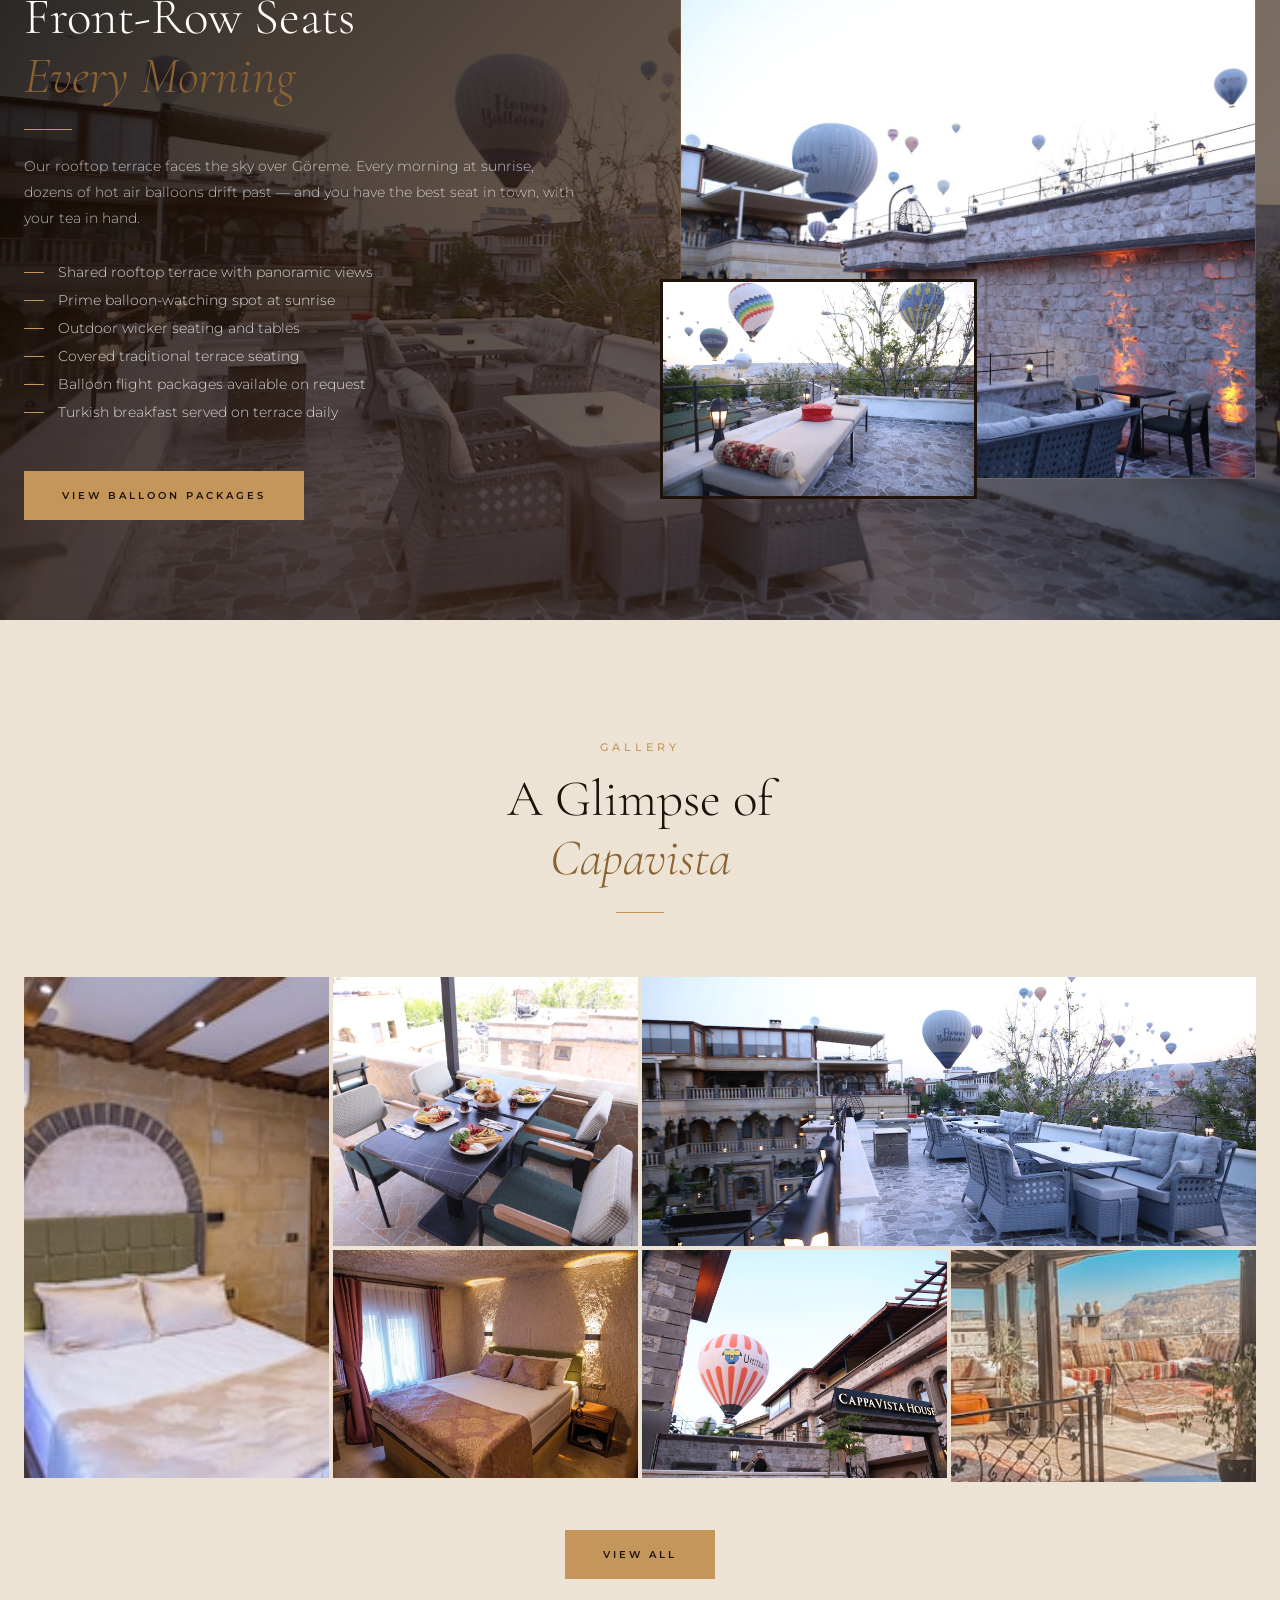
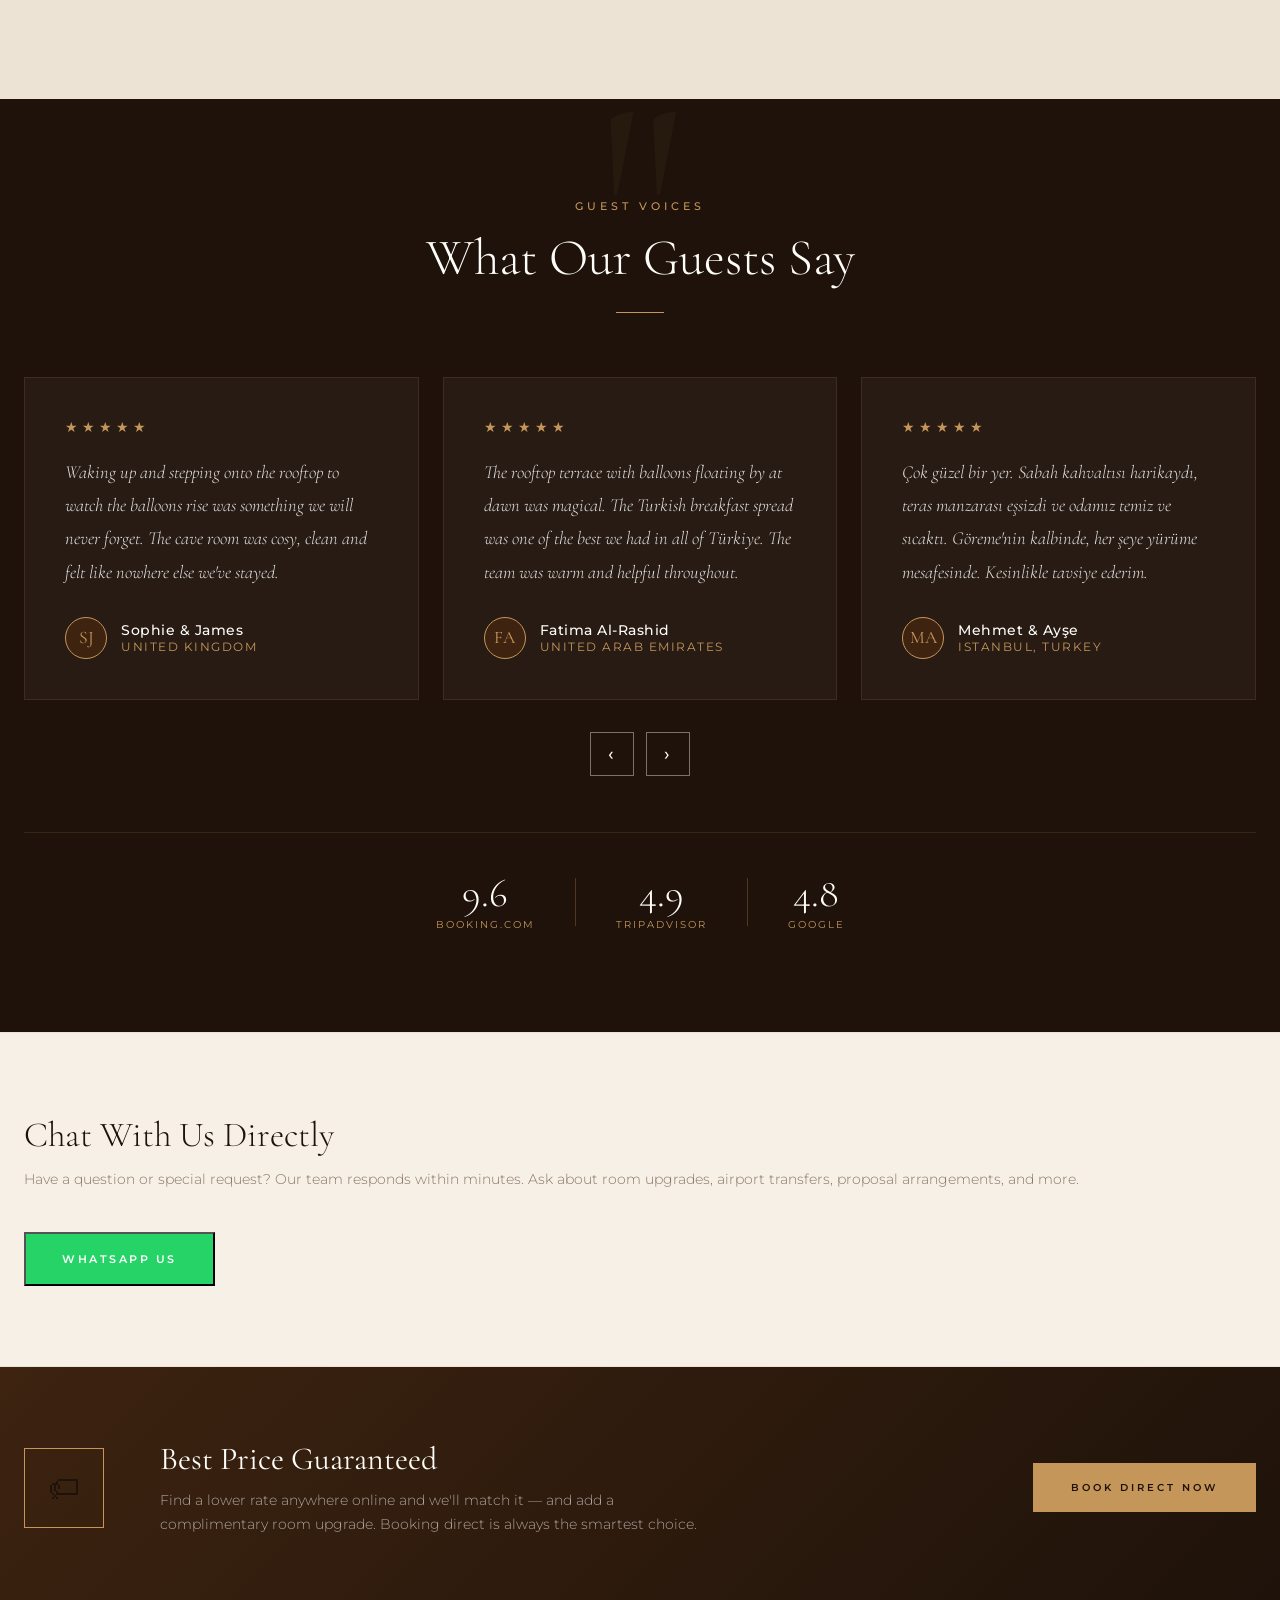
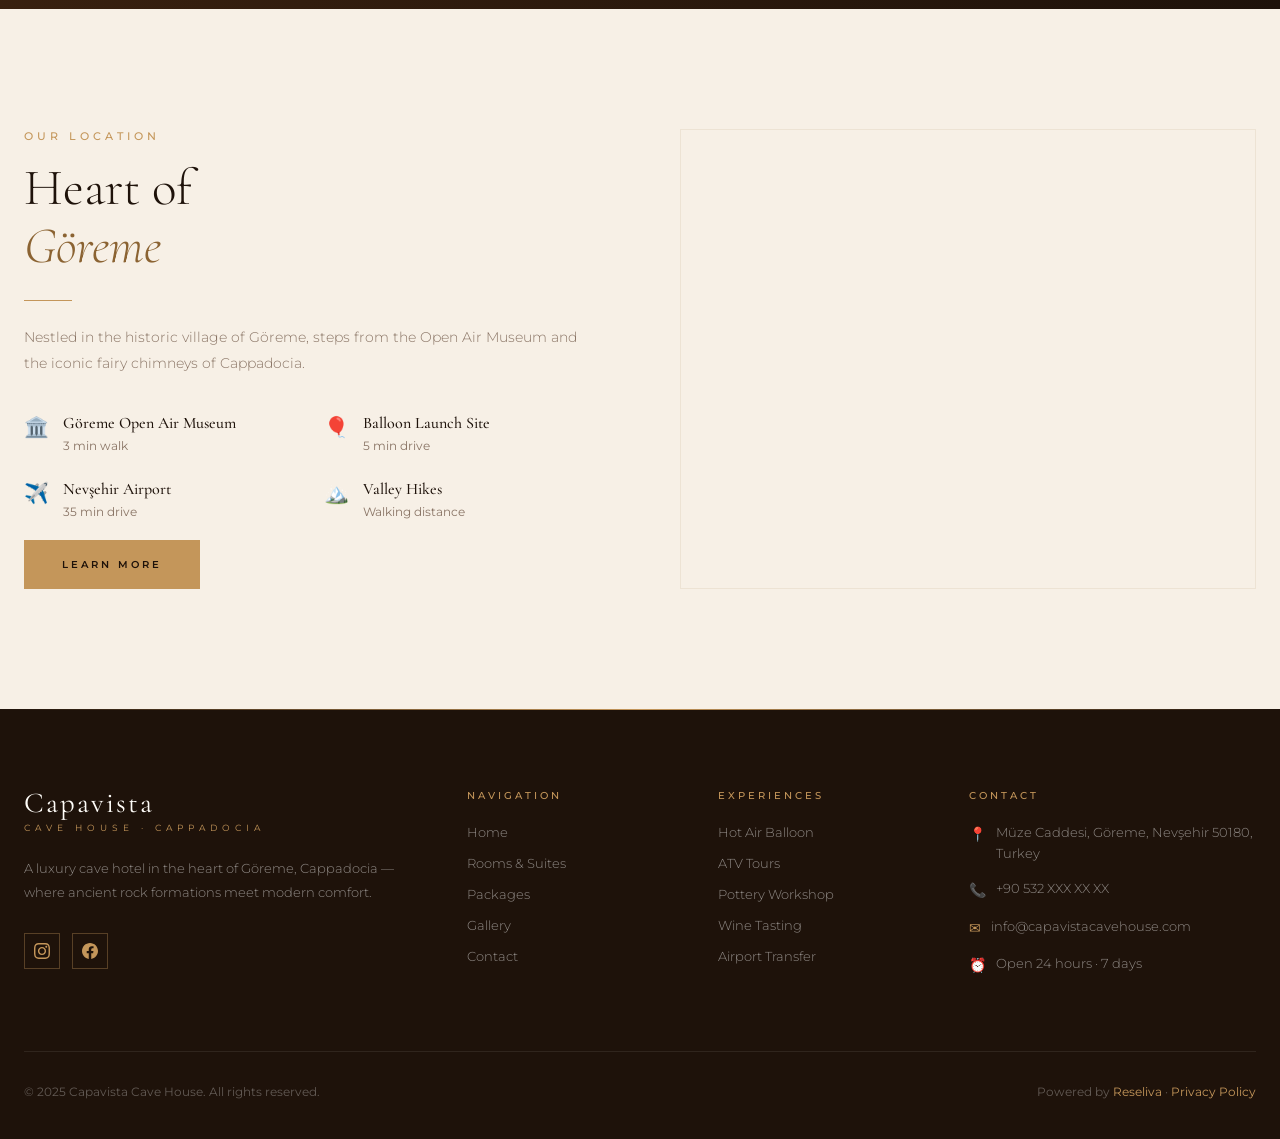
<file: capavista-website/index.html>
<!DOCTYPE html>
<html lang="en">
<head>
  <meta charset="UTF-8" />
  <meta name="viewport" content="width=device-width, initial-scale=1.0" />
  <title>Capavista Cave House — Luxury Cave Hotel in Cappadocia</title>
  <meta name="description" content="Capavista Cave House — A boutique cave hotel in Göreme, Cappadocia. Carved stone rooms, rooftop terrace with hot air balloon views, and a rich Turkish breakfast. Book direct for best rates." />
  <meta property="og:title" content="Capavista Cave House · Göreme, Cappadocia" />
  <meta property="og:description" content="Authentic cave and stone rooms in the heart of Göreme. Watch balloons rise from our rooftop terrace every morning." />
  <meta property="og:image" content="images/42deda36.jpeg" />
  <link rel="stylesheet" href="css/style.css" />
  <link rel="preconnect" href="https://fonts.googleapis.com" />
  <link rel="preconnect" href="https://fonts.gstatic.com" crossorigin />
</head>
<body>

<!-- ══ NAV ══════════════════════════════════════════ -->
<nav class="nav" id="mainNav">
  <div class="nav__inner">
    <a href="index.html" class="nav__logo">
      Capavista
      <span>Cave House · Cappadocia</span>
    </a>
    <ul class="nav__links">
      <li><a href="index.html"  data-i18n="nav.home">Home</a></li>
      <li><a href="rooms.html"  data-i18n="nav.rooms">Rooms</a></li>
      <li><a href="packages.html" data-i18n="nav.packages">Packages</a></li>
      <li><a href="gallery.html" data-i18n="nav.gallery">Gallery</a></li>
      <li><a href="contact.html" data-i18n="nav.contact">Contact</a></li>
    </ul>
    <div class="nav__right">
      <div class="lang-switcher">
        <button class="lang-btn active" data-lang="en">EN</button>
        <button class="lang-btn" data-lang="ar">AR</button>
        <button class="lang-btn" data-lang="tr">TR</button>
      </div>
      <button class="btn-book-nav js-book" data-i18n="nav.book">Book Now</button>
      <a href="login.html" class="nav__admin-access" aria-label="Admin Portal" style="position:relative">
        <svg viewBox="0 0 24 24" fill="none" stroke="currentColor" stroke-width="1.5" stroke-linecap="round" stroke-linejoin="round">
          <path d="M21 2l-2 2m-7.61 7.61a5.5 5.5 0 1 1-7.778 7.778 5.5 5.5 0 0 1 7.777-7.777zm0 0L15.5 7.5m0 0l3 3L22 7l-3-3m-3.5 3.5L19 4"/>
        </svg>
      </a>
    </div>
    <button class="nav__hamburger" id="navHamburger" aria-label="Menu">
      <span></span><span></span><span></span>
    </button>
  </div>
</nav>

<!-- Mobile Menu -->
<div class="nav__mobile" id="mobileMenu">
  <button class="nav__mobile-close" id="mobileClose">✕</button>
  <a href="index.html"    data-i18n="nav.home">Home</a>
  <a href="rooms.html"    data-i18n="nav.rooms">Rooms</a>
  <a href="packages.html" data-i18n="nav.packages">Packages</a>
  <a href="gallery.html"  data-i18n="nav.gallery">Gallery</a>
  <a href="contact.html"  data-i18n="nav.contact">Contact</a>
  <div class="lang-switcher" style="margin-top:24px">
    <button class="lang-btn active" data-lang="en">EN</button>
    <button class="lang-btn" data-lang="ar">AR</button>
    <button class="lang-btn" data-lang="tr">TR</button>
  </div>
  <button class="btn-primary js-book" style="margin-top:16px" data-i18n="nav.book">Book Now</button>
</div>

<!-- ══ HERO ══════════════════════════════════════════ -->
<section class="hero">
  <div class="hero__slides">
    <!-- Slide 1: Rooftop terrace at dawn with dozens of balloons -->
    <div class="hero__slide active">
      <img src="images/42deda36.jpeg" alt="Capavista rooftop terrace with hot air balloons at dawn" loading="eager" />
    </div>
    <!-- Slide 2: Rooftop terrace with wicker furniture and balloons -->
    <div class="hero__slide">
      <img src="images/b932e973.jpeg" alt="Capavista rooftop terrace and balloon panorama" loading="lazy" />
    </div>
    <!-- Slide 3: Covered terrace with valley view -->
    <div class="hero__slide">
      <img src="images/0146b11c.jpeg" alt="Capavista covered terrace with Göreme valley view" loading="lazy" />
    </div>
    <!-- Slide 4: Hotel exterior against the rock face -->
    <div class="hero__slide">
      <img src="images/63ab1ea6.jpeg" alt="Capavista Cave House exterior Göreme" loading="lazy" />
    </div>
  </div>
  <div class="hero__overlay"></div>

  <div class="container">
    <div class="hero__content">
      <span class="hero__tag" data-i18n="hero.tag">Göreme, Cappadocia · Turkey</span>
      <h1 class="hero__title">
        <span data-i18n="hero.title">Wake Up to</span>
        <em data-i18n="hero.titleItalic">a Sky Full of Balloons</em>
      </h1>
      <p class="hero__sub" data-i18n="hero.sub">Authentic cave &amp; stone rooms · Rooftop balloon views · Turkish breakfast included</p>
      <div class="hero__cta">
        <button class="btn-primary js-book" data-i18n="hero.cta1">Reserve Your Stay</button>
        <a href="rooms.html" class="btn-secondary" data-i18n="hero.cta2">Explore Rooms</a>
      </div>
    </div>
  </div>

  <div class="hero__scroll">
    <div class="hero__scroll-line"></div>
    <span>Scroll</span>
  </div>

  <div class="hero__dots">
    <div class="hero__dot active"></div>
    <div class="hero__dot"></div>
    <div class="hero__dot"></div>
    <div class="hero__dot"></div>
  </div>
</section>

<!-- ══ WHY BOOK DIRECT ════════════════════════════════ -->
<section class="why-direct">
  <div class="container">
    <div class="why-direct__inner">
      <div class="why-direct__left reveal-left">
        <span class="section-tag" data-i18n="whyDirect.tag">Why Book Direct</span>
        <h2 class="section-title" style="color:var(--white)">
          The Best Experience<br><em>Begins Here</em>
        </h2>
        <div class="divider"></div>
        <p class="section-sub" style="color:rgba(255,255,255,0.6)" data-i18n="whyDirect.sub">
          Booking directly with us guarantees the lowest rate, exclusive privileges, and a warm personal welcome from our team.
        </p>
        <div class="why-direct__perks">
          <div class="perk">
            <div class="perk__icon">✦</div>
            <div class="perk__text">
              <h4 data-i18n="whyDirect.perks.0.title">Best Rate Guarantee</h4>
              <p data-i18n="whyDirect.perks.0.text">Price-match promise on every reservation.</p>
            </div>
          </div>
          <div class="perk">
            <div class="perk__icon">↑</div>
            <div class="perk__text">
              <h4 data-i18n="whyDirect.perks.1.title">Complimentary Upgrade</h4>
              <p data-i18n="whyDirect.perks.1.text">Subject to availability at check-in.</p>
            </div>
          </div>
          <div class="perk">
            <div class="perk__icon">◷</div>
            <div class="perk__text">
              <h4 data-i18n="whyDirect.perks.2.title">Flexible Check-in / Check-out</h4>
              <p data-i18n="whyDirect.perks.2.text">We do our best to accommodate your schedule.</p>
            </div>
          </div>
          <div class="perk">
            <div class="perk__icon">◈</div>
            <div class="perk__text">
              <h4 data-i18n="whyDirect.perks.3.title">Welcome Gift</h4>
              <p data-i18n="whyDirect.perks.3.text">A small token of Cappadocian hospitality on arrival.</p>
            </div>
          </div>
          <div class="perk">
            <div class="perk__icon">✕</div>
            <div class="perk__text">
              <h4 data-i18n="whyDirect.perks.4.title">Free Cancellation</h4>
              <p data-i18n="whyDirect.perks.4.text">Flexible booking terms, no hidden fees.</p>
            </div>
          </div>
          <div class="perk">
            <div class="perk__icon">☎</div>
            <div class="perk__text">
              <h4 data-i18n="whyDirect.perks.5.title">Direct Support</h4>
              <p data-i18n="whyDirect.perks.5.text">Reach our team directly via WhatsApp, any time.</p>
            </div>
          </div>
        </div>
      </div>

      <div class="why-direct__right reveal-right">
        <!-- Stone room with wooden beams -->
        <div class="why-direct__img-main">
          <img src="images/84a295ae.jpeg" alt="Capavista stone room interior" />
        </div>
        <!-- Rooftop terrace balloon view -->
        <div class="why-direct__img-accent">
          <img src="images/905d99e8.jpeg" alt="Rooftop terrace with hot air balloons" />
        </div>
        <div class="price-badge">
          <span class="price-badge__label">Best Rate</span>
          <span class="price-badge__value">Direct</span>
        </div>
      </div>
    </div>
  </div>
</section>

<!-- ══ ROOMS PREVIEW ══════════════════════════════════ -->
<section class="rooms-preview">
  <div class="container">
    <div class="rooms-preview__head reveal">
      <span class="section-tag" data-i18n="roomsPreview.tag">Our Rooms</span>
      <h2 class="section-title">Two Styles of<br><em>Cappadocian Character</em></h2>
      <div class="divider"></div>
      <p class="section-sub" data-i18n="roomsPreview.sub">
        Choose between a room carved from volcanic tufa rock or one built with hand-cut Cappadocian stone — each finished with warm textiles, en-suite shower and every essential comfort.
      </p>
    </div>

    <div class="rooms-grid reveal">
      <!-- Cave Room -->
      <div class="room-card">
        <div class="room-card__img">
          <img src="images/a7089d46.jpeg" alt="Cave Room — volcanic tufa walls and double bed" loading="lazy" />
        </div>
        <div class="room-card__overlay">
          <div class="room-card__info">
            <h3 data-i18n="roomsPreview.rooms.0.name">Cave Room</h3>
            <p data-i18n="roomsPreview.rooms.0.size">Volcanic Tufa Rock</p>
            <a href="rooms.html" class="room-card__link" data-i18n="learnMore">Learn More</a>
          </div>
        </div>
      </div>
      <!-- Stone Room -->
      <div class="room-card">
        <div class="room-card__img">
          <img src="images/84a295ae.jpeg" alt="Stone Room — limestone walls and wooden beamed ceiling" loading="lazy" />
        </div>
        <div class="room-card__overlay">
          <div class="room-card__info">
            <h3 data-i18n="roomsPreview.rooms.1.name">Stone Room</h3>
            <p data-i18n="roomsPreview.rooms.1.size">Cut Limestone &amp; Wooden Beams</p>
            <a href="rooms.html" class="room-card__link" data-i18n="learnMore">Learn More</a>
          </div>
        </div>
      </div>
      <!-- Traditional Suite -->
      <div class="room-card">
        <div class="room-card__img">
          <img src="images/40ddc3f6.jpeg" alt="Traditional Suite — ornate wooden ceiling and sitting area" loading="lazy" />
        </div>
        <div class="room-card__overlay">
          <div class="room-card__info">
            <h3 data-i18n="roomsPreview.rooms.2.name">Traditional Suite</h3>
            <p data-i18n="roomsPreview.rooms.2.size">Ornate Ceiling &amp; Sitting Area</p>
            <a href="rooms.html" class="room-card__link" data-i18n="learnMore">Learn More</a>
          </div>
        </div>
      </div>
    </div>

    <div class="rooms-preview__cta reveal">
      <a href="rooms.html" class="btn-primary" data-i18n="roomsPreview.cta">View All Rooms</a>
    </div>
  </div>
</section>

<!-- ══ BALLOON / ROOFTOP HIGHLIGHT ═══════════════════ -->
<section class="balloon-pkg">
  <div class="balloon-pkg__bg">
    <img src="images/905d99e8.jpeg" alt="Rooftop terrace with hot air balloons at sunrise" loading="lazy" />
  </div>
  <div class="balloon-pkg__content" style="width:100%">
    <div class="container">
      <div class="balloon-pkg__inner">
        <div class="reveal-left">
          <span class="section-tag" data-i18n="balloon.tag">Signature Experience</span>
          <h2 class="section-title" style="color:var(--white)">
            Front-Row Seats<br><em>Every Morning</em>
          </h2>
          <div class="divider"></div>
          <p class="section-sub" style="color:rgba(255,255,255,0.7)" data-i18n="balloon.sub">
            Our rooftop terrace faces the sky over Göreme. Every morning at sunrise, dozens of hot air balloons drift past — and you have the best seat in town, with your tea in hand.
          </p>
          <ul class="pkg-includes">
            <li data-i18n="balloon.includes.0">Shared rooftop terrace with panoramic views</li>
            <li data-i18n="balloon.includes.1">Prime balloon-watching spot at sunrise</li>
            <li data-i18n="balloon.includes.2">Outdoor wicker seating and tables</li>
            <li data-i18n="balloon.includes.3">Covered traditional terrace seating</li>
            <li data-i18n="balloon.includes.4">Balloon flight packages available on request</li>
            <li data-i18n="balloon.includes.5">Turkish breakfast served on terrace daily</li>
          </ul>
          <br/>
          <a href="packages.html" class="btn-primary" data-i18n="balloon.cta">View Balloon Packages</a>
        </div>
        <div class="balloon-pkg__visual reveal-right">
          <div class="balloon-pkg__img1">
            <img src="images/83041853.jpeg" alt="Rooftop at sunrise with hot air balloons" loading="lazy" />
          </div>
          <div class="balloon-pkg__img2">
            <img src="images/4a1361f5.jpeg" alt="Rooftop daybed with balloon in sky" loading="lazy" />
          </div>
        </div>
      </div>
    </div>
  </div>
</section>

<!-- ══ GALLERY STRIP ══════════════════════════════════ -->
<section class="gallery-strip">
  <div class="container">
    <div class="gallery-strip__head reveal">
      <span class="section-tag">Gallery</span>
      <h2 class="section-title">A Glimpse of<br><em>Capavista</em></h2>
      <div class="divider"></div>
    </div>
    <div class="gallery-masonry reveal">
      <!-- Stone room — tall feature -->
      <div class="gallery-item gallery-item--tall">
        <div class="gallery-item__img">
          <img src="images/fd1dbb4f.jpeg" alt="Stone room with arched headboard niche" loading="lazy" />
        </div>
        <div class="gallery-item__overlay"><span>+</span></div>
      </div>
      <!-- Rooftop breakfast table -->
      <div class="gallery-item">
        <div class="gallery-item__img" style="aspect-ratio:4/3">
          <img src="images/35196d30.jpeg" alt="Breakfast on the terrace" loading="lazy" />
        </div>
        <div class="gallery-item__overlay"><span>+</span></div>
      </div>
      <!-- Rooftop balloons wide -->
      <div class="gallery-item gallery-item--wide">
        <div class="gallery-item__img" style="aspect-ratio:16/7">
          <img src="images/b932e973.jpeg" alt="Rooftop terrace at balloon sunrise" loading="lazy" />
        </div>
        <div class="gallery-item__overlay"><span>+</span></div>
      </div>
      <!-- Cave room -->
      <div class="gallery-item">
        <div class="gallery-item__img" style="aspect-ratio:4/3">
          <img src="images/45fe8299.jpeg" alt="Cave room with warm wall lighting" loading="lazy" />
        </div>
        <div class="gallery-item__overlay"><span>+</span></div>
      </div>
      <!-- Hotel exterior -->
      <div class="gallery-item">
        <div class="gallery-item__img" style="aspect-ratio:4/3">
          <img src="images/630717c0_edited_4c8a.jpeg" alt="CappaVista House entrance and sign" loading="lazy" />
        </div>
        <div class="gallery-item__overlay"><span>+</span></div>
      </div>
      <!-- Covered terrace — tall feature -->
      <div class="gallery-item gallery-item--tall">
        <div class="gallery-item__img">
          <img src="images/0146b11c.jpeg" alt="Covered terrace with Göreme valley view" loading="lazy" />
        </div>
        <div class="gallery-item__overlay"><span>+</span></div>
      </div>
    </div>
    <div class="gallery-strip__cta reveal">
      <a href="gallery.html" class="btn-primary" data-i18n="viewAll">View All Photos</a>
    </div>
  </div>
</section>

<!-- ══ REVIEWS ════════════════════════════════════════ -->
<section class="reviews">
  <div class="container">
    <div class="reviews__head reveal">
      <span class="section-tag" data-i18n="reviews.tag">Guest Voices</span>
      <h2 class="section-title" style="color:var(--white)" data-i18n="reviews.title">What Our Guests Say</h2>
      <div class="divider" style="margin:24px auto"></div>
    </div>

    <div class="reviews-slider">
      <div class="reviews-track">
        <div class="review-card">
          <div class="review-stars"><span>★</span><span>★</span><span>★</span><span>★</span><span>★</span></div>
          <p class="review-text" data-i18n="reviews.items.0.text">
            "Waking up and stepping onto the rooftop to watch the balloons rise was something we will never forget. The cave room was cosy, clean and felt like nowhere else we've ever stayed."
          </p>
          <div class="review-author">
            <div class="review-author__avatar">SJ</div>
            <div>
              <div class="review-author__name" data-i18n="reviews.items.0.name">Sophie &amp; James</div>
              <div class="review-author__loc" data-i18n="reviews.items.0.location">United Kingdom</div>
            </div>
          </div>
        </div>
        <div class="review-card">
          <div class="review-stars"><span>★</span><span>★</span><span>★</span><span>★</span><span>★</span></div>
          <p class="review-text" data-i18n="reviews.items.1.text">
            "The rooftop terrace with balloons floating by at dawn was magical. The Turkish breakfast spread was one of the best we had in all of Türkiye. The team was warm and helpful throughout."
          </p>
          <div class="review-author">
            <div class="review-author__avatar">FA</div>
            <div>
              <div class="review-author__name" data-i18n="reviews.items.1.name">Fatima Al-Rashid</div>
              <div class="review-author__loc" data-i18n="reviews.items.1.location">United Arab Emirates</div>
            </div>
          </div>
        </div>
        <div class="review-card">
          <div class="review-stars"><span>★</span><span>★</span><span>★</span><span>★</span><span>★</span></div>
          <p class="review-text" data-i18n="reviews.items.2.text">
            "Çok güzel bir yer. Sabah kahvaltısı harikaydı, teras manzarası eşsizdi ve odamız temiz ve sıcaktı. Göreme'nin kalbinde, her şeye yürüme mesafesinde. Kesinlikle tavsiye ederim."
          </p>
          <div class="review-author">
            <div class="review-author__avatar">MA</div>
            <div>
              <div class="review-author__name" data-i18n="reviews.items.2.name">Mehmet &amp; Ayşe</div>
              <div class="review-author__loc" data-i18n="reviews.items.2.location">Istanbul, Turkey</div>
            </div>
          </div>
        </div>
        <div class="review-card">
          <div class="review-stars"><span>★</span><span>★</span><span>★</span><span>★</span><span>★</span></div>
          <p class="review-text" data-i18n="reviews.items.3.text">
            "The stone walls, wooden ceilings and the smell of fresh breakfast drifting up from the terrace — this place has a genuinely special atmosphere. Already planning to return next year."
          </p>
          <div class="review-author">
            <div class="review-author__avatar">EV</div>
            <div>
              <div class="review-author__name" data-i18n="reviews.items.3.name">Elena Vasquez</div>
              <div class="review-author__loc" data-i18n="reviews.items.3.location">Spain</div>
            </div>
          </div>
        </div>
      </div>
    </div>

    <div style="display:flex;justify-content:center;gap:12px;margin-top:32px">
      <button class="reviews-prev btn-secondary" style="width:44px;height:44px;padding:0;display:flex;align-items:center;justify-content:center;font-size:18px">‹</button>
      <button class="reviews-next btn-secondary" style="width:44px;height:44px;padding:0;display:flex;align-items:center;justify-content:center;font-size:18px">›</button>
    </div>

    <div class="reviews__platform reveal">
      <div class="platform-score">
        <span class="score" data-i18n="reviews.scores.0.score">9.6</span>
        <span class="label" data-i18n="reviews.scores.0.label">Booking.com</span>
      </div>
      <div style="width:1px;height:48px;background:rgba(196,150,90,0.3)"></div>
      <div class="platform-score">
        <span class="score" data-i18n="reviews.scores.1.score">4.9</span>
        <span class="label" data-i18n="reviews.scores.1.label">TripAdvisor</span>
      </div>
      <div style="width:1px;height:48px;background:rgba(196,150,90,0.3)"></div>
      <div class="platform-score">
        <span class="score" data-i18n="reviews.scores.2.score">4.8</span>
        <span class="label" data-i18n="reviews.scores.2.label">Google</span>
      </div>
    </div>
  </div>
</section>

<!-- ══ WHATSAPP CTA ════════════════════════════════════ -->
<section class="whatsapp-cta">
  <div class="container">
    <div class="whatsapp-cta__inner">
      <div class="whatsapp-cta__left reveal-left">
        <h2 data-i18n="whatsapp.title">Chat With Us Directly</h2>
        <p data-i18n="whatsapp.sub">Have a question or special request? Our team responds within minutes. Ask about room types, airport transfers, balloon packages, and more.</p>
      </div>
      <button class="btn-whatsapp js-whatsapp reveal-right" data-i18n="whatsapp.cta">
        <svg viewBox="0 0 24 24"><path d="M17.472 14.382c-.297-.149-1.758-.867-2.03-.967-.273-.099-.471-.148-.67.15-.197.297-.767.966-.94 1.164-.173.199-.347.223-.644.075-.297-.15-1.255-.463-2.39-1.475-.883-.788-1.48-1.761-1.653-2.059-.173-.297-.018-.458.13-.606.134-.133.298-.347.446-.52.149-.174.198-.298.298-.497.099-.198.05-.371-.025-.52-.075-.149-.669-1.612-.916-2.207-.242-.579-.487-.5-.669-.51-.173-.008-.371-.01-.57-.01-.198 0-.52.074-.792.372-.272.297-1.04 1.016-1.04 2.479 0 1.462 1.065 2.875 1.213 3.074.149.198 2.096 3.2 5.077 4.487.709.306 1.262.489 1.694.625.712.227 1.36.195 1.871.118.571-.085 1.758-.719 2.006-1.413.248-.694.248-1.289.173-1.413-.074-.124-.272-.198-.57-.347m-5.421 7.403h-.004a9.87 9.87 0 01-5.031-1.378l-.361-.214-3.741.982.998-3.648-.235-.374a9.86 9.86 0 01-1.51-5.26c.001-5.45 4.436-9.884 9.888-9.884 2.64 0 5.122 1.03 6.988 2.898a9.825 9.825 0 012.893 6.994c-.003 5.45-4.437 9.884-9.885 9.884m8.413-18.297A11.815 11.815 0 0012.05 0C5.495 0 .16 5.335.157 11.892c0 2.096.547 4.142 1.588 5.945L.057 24l6.305-1.654a11.882 11.882 0 005.683 1.448h.005c6.554 0 11.89-5.335 11.893-11.893a11.821 11.821 0 00-3.48-8.413Z"/></svg>
        WhatsApp Us
      </button>
    </div>
  </div>
</section>

<!-- ══ BEST PRICE GUARANTEE ═══════════════════════════ -->
<section class="best-price">
  <div class="container">
    <div class="best-price__inner reveal">
      <div class="best-price__icon">🏷</div>
      <div class="best-price__text">
        <h2 data-i18n="bestPrice.title">Best Price Guaranteed</h2>
        <p data-i18n="bestPrice.sub">Find a lower rate anywhere online and we'll match it — plus add a complimentary room upgrade where available. Booking direct is always the smartest choice.</p>
      </div>
      <div class="best-price__cta">
        <button class="btn-primary js-book" data-i18n="bestPrice.cta">Book Direct Now</button>
      </div>
    </div>
  </div>
</section>

<!-- ══ LOCATION ════════════════════════════════════════ -->
<section class="location-section">
  <div class="container">
    <div class="location-section__inner">
      <div class="reveal-left">
        <span class="section-tag" data-i18n="location.tag">Our Location</span>
        <h2 class="section-title">Heart of<br><em>Göreme</em></h2>
        <div class="divider"></div>
        <p class="section-sub" data-i18n="location.sub">
          Set in the historic centre of Göreme village, steps from the Open Air Museum and within easy reach of the region's iconic valleys and underground cities.
        </p>
        <div class="location-features">
          <div class="loc-feat">
            <span class="loc-feat__icon">🏛️</span>
            <div>
              <h4 data-i18n="location.features.0.title">Göreme Open Air Museum</h4>
              <p data-i18n="location.features.0.text">5 min walk</p>
            </div>
          </div>
          <div class="loc-feat">
            <span class="loc-feat__icon">🎈</span>
            <div>
              <h4 data-i18n="location.features.1.title">Balloon Launch Area</h4>
              <p data-i18n="location.features.1.text">Visible from rooftop daily</p>
            </div>
          </div>
          <div class="loc-feat">
            <span class="loc-feat__icon">✈️</span>
            <div>
              <h4 data-i18n="location.features.2.title">Nevşehir Airport</h4>
              <p data-i18n="location.features.2.text">35 min drive</p>
            </div>
          </div>
          <div class="loc-feat">
            <span class="loc-feat__icon">🏔️</span>
            <div>
              <h4 data-i18n="location.features.3.title">Valley Walks &amp; ATV Trails</h4>
              <p data-i18n="location.features.3.text">Walking distance</p>
            </div>
          </div>
        </div>
        <br/>
        <a href="contact.html" class="btn-primary" data-i18n="learnMore">Get Directions</a>
      </div>
      <div class="location-map reveal-right">
        <iframe
          src="https://www.google.com/maps/embed?pb=!1m18!1m12!1m3!1d3136.8!2d34.834!3d38.642!2m3!1f0!2f0!3f0!3m2!1i1024!2i768!4f13.1!3m3!1m2!1s0x14d0596e6f0c9e7f%3A0x3c75f55b0d79a6c6!2sGoreme%2C%20Nevsehir%2C%20Turkey!5e0!3m2!1sen!2s!4v1700000000000"
          title="Capavista Cave House location in Göreme"
          allowfullscreen loading="lazy"
          referrerpolicy="no-referrer-when-downgrade">
        </iframe>
      </div>
    </div>
  </div>
</section>

<!-- ══ FOOTER ══════════════════════════════════════════ -->
<footer class="footer">
  <div class="container">
    <div class="footer__grid">
      <div class="footer__brand">
        <div class="logo-text">Capavista</div>
        <div class="logo-sub">Cave House · Cappadocia</div>
        <p data-i18n="footer.desc">A boutique cave hotel in the heart of Göreme, Cappadocia — authentic stone rooms, rooftop balloon views, and a warm Turkish welcome.</p>
        <div class="social-links">
          <a class="social-link" href="#" aria-label="Instagram">
            <svg width="16" height="16" viewBox="0 0 24 24" fill="currentColor"><path d="M12 2.163c3.204 0 3.584.012 4.85.07 3.252.148 4.771 1.691 4.919 4.919.058 1.265.069 1.645.069 4.849 0 3.205-.012 3.584-.069 4.849-.149 3.225-1.664 4.771-4.919 4.919-1.266.058-1.644.07-4.85.07-3.204 0-3.584-.012-4.849-.07-3.26-.149-4.771-1.699-4.919-4.92-.058-1.265-.07-1.644-.07-4.849 0-3.204.013-3.583.07-4.849.149-3.227 1.664-4.771 4.919-4.919 1.266-.057 1.645-.069 4.849-.069zm0-2.163c-3.259 0-3.667.014-4.947.072-4.358.2-6.78 2.618-6.98 6.98-.059 1.281-.073 1.689-.073 4.948 0 3.259.014 3.668.072 4.948.2 4.358 2.618 6.78 6.98 6.98 1.281.058 1.689.072 4.948.072 3.259 0 3.668-.014 4.948-.072 4.354-.2 6.782-2.618 6.979-6.98.059-1.28.073-1.689.073-4.948 0-3.259-.014-3.667-.072-4.947-.196-4.354-2.617-6.78-6.979-6.98-1.281-.059-1.69-.073-4.949-.073zm0 5.838c-3.403 0-6.162 2.759-6.162 6.162s2.759 6.163 6.162 6.163 6.162-2.759 6.162-6.163c0-3.403-2.759-6.162-6.162-6.162zm0 10.162c-2.209 0-4-1.79-4-4 0-2.209 1.791-4 4-4s4 1.791 4 4c0 2.21-1.791 4-4 4zm6.406-11.845c-.796 0-1.441.645-1.441 1.44s.645 1.44 1.441 1.44c.795 0 1.439-.645 1.439-1.44s-.644-1.44-1.439-1.44z"/></svg>
          </a>
          <a class="social-link" href="#" aria-label="Facebook">
            <svg width="16" height="16" viewBox="0 0 24 24" fill="currentColor"><path d="M24 12.073c0-6.627-5.373-12-12-12s-12 5.373-12 12c0 5.99 4.388 10.954 10.125 11.854v-8.385H7.078v-3.47h3.047V9.43c0-3.007 1.792-4.669 4.533-4.669 1.312 0 2.686.235 2.686.235v2.953H15.83c-1.491 0-1.956.925-1.956 1.874v2.25h3.328l-.532 3.47h-2.796v8.385C19.612 23.027 24 18.062 24 12.073z"/></svg>
          </a>
        </div>
      </div>
      <div class="footer__col">
        <h4>Navigation</h4>
        <ul>
          <li><a href="index.html"    data-i18n="footer.links.0">Home</a></li>
          <li><a href="rooms.html"    data-i18n="footer.links.1">Rooms</a></li>
          <li><a href="packages.html" data-i18n="footer.links.2">Packages</a></li>
          <li><a href="gallery.html"  data-i18n="footer.links.3">Gallery</a></li>
          <li><a href="contact.html"  data-i18n="footer.links.4">Contact</a></li>
        </ul>
      </div>
      <div class="footer__col">
        <h4>Experiences</h4>
        <ul>
          <li><a href="packages.html" data-i18n="footer.services.0">Hot Air Balloon</a></li>
          <li><a href="packages.html" data-i18n="footer.services.1">ATV Valley Tour</a></li>
          <li><a href="packages.html" data-i18n="footer.services.2">Pottery Workshop</a></li>
          <li><a href="packages.html" data-i18n="footer.services.3">Wine Tasting</a></li>
          <li><a href="contact.html"  data-i18n="footer.services.4">Airport Transfer</a></li>
        </ul>
      </div>
      <div class="footer__col footer__contact">
        <h4>Contact</h4>
        <p><span>📍</span><span data-i18n="footer.contact.address">Müze Caddesi, Göreme, Nevşehir 50180, Turkey</span></p>
        <p><span>📞</span><span data-i18n="footer.contact.phone">+90 532 XXX XX XX</span></p>
        <p><span>✉</span><span data-i18n="footer.contact.email">info@capavistacavehouse.com</span></p>
        <p><span>⏰</span><span data-i18n="footer.contact.hours">Open 24 hours · 7 days</span></p>
      </div>
    </div>
    <div class="footer__bottom">
      <p data-i18n="footer.copy">© 2025 Capavista Cave House. All rights reserved.</p>
      <p>Powered by <a href="#">Reseliva</a> · <a href="#">Privacy Policy</a></p>
    </div>
  </div>
</footer>

<script src="js/i18n.js"></script>
<script src="js/main.js"></script>
</body>
</html>
</file>
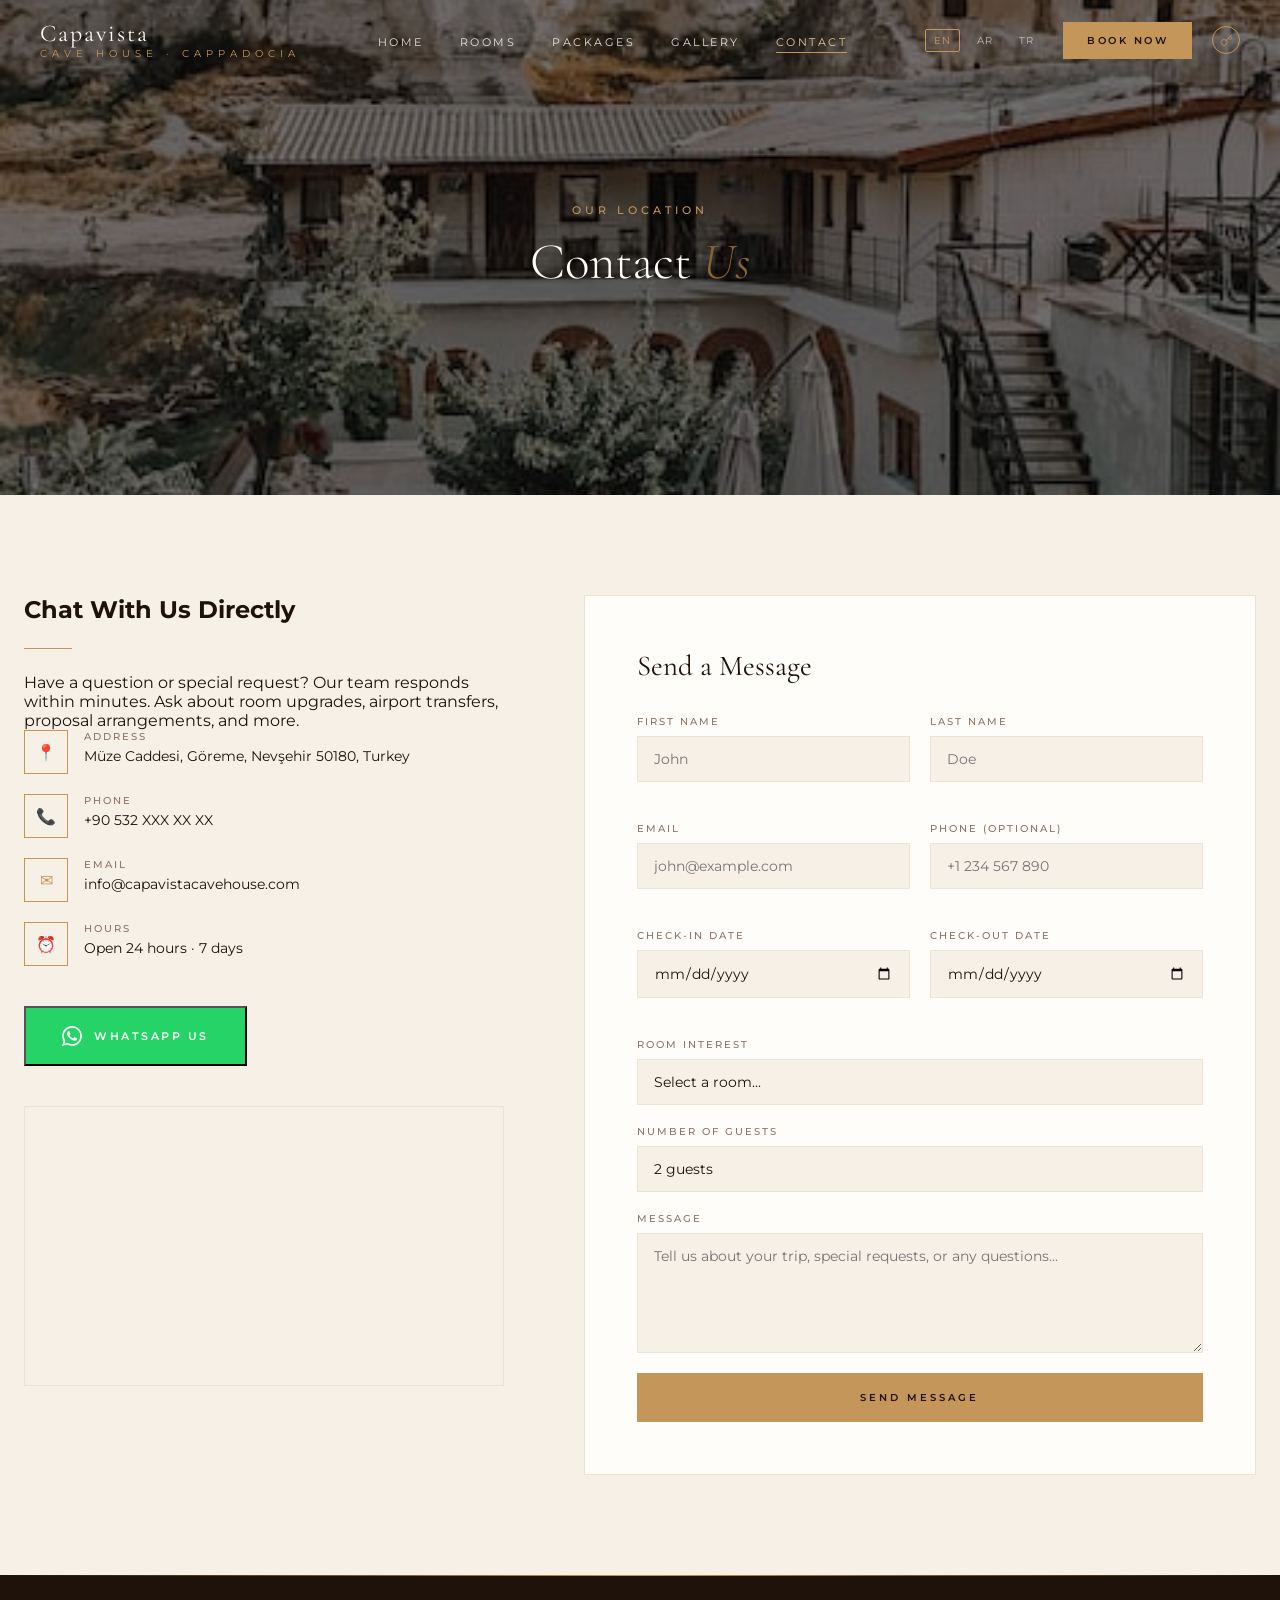
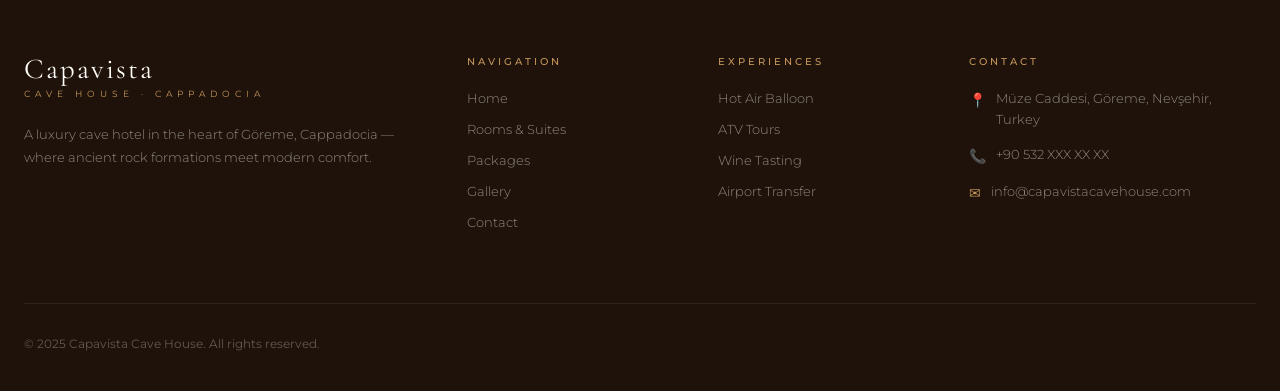
<file: contact.html>
<!DOCTYPE html>
<html lang="en">
<head>
  <meta charset="UTF-8" />
  <meta name="viewport" content="width=device-width, initial-scale=1.0" />
  <title>Contact — Capavista Cave House</title>
  <meta name="description" content="Contact Capavista Cave House in Göreme, Cappadocia. Reservations, inquiries, airport transfers and special requests." />
  <link rel="stylesheet" href="css/style.css" />
  <link rel="preconnect" href="https://fonts.googleapis.com" />
  <link rel="preconnect" href="https://fonts.gstatic.com" crossorigin />
</head>
<body>

<!-- NAV -->
<nav class="nav scrolled" id="mainNav">
  <div class="nav__inner">
    <a href="index.html" class="nav__logo">Capavista<span>Cave House · Cappadocia</span></a>
    <ul class="nav__links">
      <li><a href="index.html" data-i18n="nav.home">Home</a></li>
      <li><a href="rooms.html" data-i18n="nav.rooms">Rooms</a></li>
      <li><a href="packages.html" data-i18n="nav.packages">Packages</a></li>
      <li><a href="gallery.html" data-i18n="nav.gallery">Gallery</a></li>
      <li><a href="contact.html" data-i18n="nav.contact">Contact</a></li>
    </ul>
    <div class="nav__right">
      <div class="lang-switcher">
        <button class="lang-btn active" data-lang="en">EN</button>
        <button class="lang-btn" data-lang="ar">AR</button>
        <button class="lang-btn" data-lang="tr">TR</button>
      </div>
      <button class="btn-book-nav js-book" data-i18n="nav.book">Book Now</button>
      <a href="login.html" class="nav__admin-access" aria-label="Admin Portal" style="position:relative">
        <svg viewBox="0 0 24 24" fill="none" stroke="currentColor" stroke-width="1.5" stroke-linecap="round" stroke-linejoin="round">
          <path d="M21 2l-2 2m-7.61 7.61a5.5 5.5 0 1 1-7.778 7.778 5.5 5.5 0 0 1 7.777-7.777zm0 0L15.5 7.5m0 0l3 3L22 7l-3-3m-3.5 3.5L19 4"/>
        </svg>
      </a>
    </div>
    <button class="nav__hamburger" id="navHamburger"><span></span><span></span><span></span></button>
  </div>
</nav>
<div class="nav__mobile" id="mobileMenu">
  <button class="nav__mobile-close" id="mobileClose">✕</button>
  <a href="index.html">Home</a><a href="rooms.html">Rooms</a>
  <a href="packages.html">Packages</a><a href="gallery.html">Gallery</a>
  <a href="contact.html">Contact</a>
  <div class="lang-switcher" style="margin-top:24px">
    <button class="lang-btn active" data-lang="en">EN</button>
    <button class="lang-btn" data-lang="ar">AR</button>
    <button class="lang-btn" data-lang="tr">TR</button>
  </div>
</div>

<!-- PAGE HERO -->
<!-- PAGE HERO — hotel exterior showing stone building and entrance -->
<section class="page-hero">
  <div class="page-hero__bg">
    <img src="images/63ab1ea6.jpeg" alt="Capavista Cave House exterior Göreme" />
  </div>
  <div class="page-hero__content">
    <span class="section-tag" data-i18n="location.tag">Get In Touch</span>
    <h1 class="section-title" style="color:var(--white)">Contact <em>Us</em></h1>
  </div>
</section>

<!-- CONTACT -->
<section class="contact-page">
  <div class="container">
    <div class="contact-grid">

      <!-- Info -->
      <div class="reveal-left">
        <h2 data-i18n="whatsapp.title">We'd love to hear from you</h2>
        <div class="divider"></div>
        <p data-i18n="whatsapp.sub">
          Have a question, special request or need help planning your perfect Cappadocia stay? Our team is available 24/7.
        </p>

        <div class="contact-details">
          <div class="contact-detail">
            <div class="contact-detail__icon">📍</div>
            <div class="contact-detail__body">
              <h4>Address</h4>
              <p data-i18n="footer.contact.address">Müze Caddesi, Göreme, Nevşehir 50180, Turkey</p>
            </div>
          </div>
          <div class="contact-detail">
            <div class="contact-detail__icon">📞</div>
            <div class="contact-detail__body">
              <h4>Phone</h4>
              <p data-i18n="footer.contact.phone">+90 532 XXX XX XX</p>
            </div>
          </div>
          <div class="contact-detail">
            <div class="contact-detail__icon">✉</div>
            <div class="contact-detail__body">
              <h4>Email</h4>
              <p data-i18n="footer.contact.email">info@capavistacavehouse.com</p>
            </div>
          </div>
          <div class="contact-detail">
            <div class="contact-detail__icon">⏰</div>
            <div class="contact-detail__body">
              <h4>Hours</h4>
              <p data-i18n="footer.contact.hours">Open 24 hours · 7 days</p>
            </div>
          </div>
        </div>

        <button class="btn-whatsapp js-whatsapp" style="display:inline-flex;gap:12px;align-items:center">
          <svg width="20" height="20" viewBox="0 0 24 24" fill="white"><path d="M17.472 14.382c-.297-.149-1.758-.867-2.03-.967-.273-.099-.471-.148-.67.15-.197.297-.767.966-.94 1.164-.173.199-.347.223-.644.075-.297-.15-1.255-.463-2.39-1.475-.883-.788-1.48-1.761-1.653-2.059-.173-.297-.018-.458.13-.606.134-.133.298-.347.446-.52.149-.174.198-.298.298-.497.099-.198.05-.371-.025-.52-.075-.149-.669-1.612-.916-2.207-.242-.579-.487-.5-.669-.51-.173-.008-.371-.01-.57-.01-.198 0-.52.074-.792.372-.272.297-1.04 1.016-1.04 2.479 0 1.462 1.065 2.875 1.213 3.074.149.198 2.096 3.2 5.077 4.487.709.306 1.262.489 1.694.625.712.227 1.36.195 1.871.118.571-.085 1.758-.719 2.006-1.413.248-.694.248-1.289.173-1.413-.074-.124-.272-.198-.57-.347m-5.421 7.403h-.004a9.87 9.87 0 01-5.031-1.378l-.361-.214-3.741.982.998-3.648-.235-.374a9.86 9.86 0 01-1.51-5.26c.001-5.45 4.436-9.884 9.888-9.884 2.64 0 5.122 1.03 6.988 2.898a9.825 9.825 0 012.893 6.994c-.003 5.45-4.437 9.884-9.885 9.884m8.413-18.297A11.815 11.815 0 0012.05 0C5.495 0 .16 5.335.157 11.892c0 2.096.547 4.142 1.588 5.945L.057 24l6.305-1.654a11.882 11.882 0 005.683 1.448h.005c6.554 0 11.89-5.335 11.893-11.893a11.821 11.821 0 00-3.48-8.413Z"/></svg>
          <span data-i18n="whatsapp.cta">WhatsApp Us</span>
        </button>

        <!-- Map -->
        <div class="location-map" style="margin-top:40px;height:280px">
          <iframe
            src="https://www.google.com/maps/embed?pb=!1m18!1m12!1m3!1d3136.8!2d34.834!3d38.642!2m3!1f0!2f0!3f0!3m2!1i1024!2i768!4f13.1!3m3!1m2!1s0x14d0596e6f0c9e7f%3A0x3c75f55b0d79a6c6!2sGoreme%2C%20Nevsehir%2C%20Turkey!5e0!3m2!1sen!2s!4v1700000000000"
            title="Capavista location"
            allowfullscreen
            loading="lazy"
            referrerpolicy="no-referrer-when-downgrade">
          </iframe>
        </div>
      </div>

      <!-- Form -->
      <div class="contact-form reveal-right">
        <h3>Send a Message</h3>
        <form id="contactForm" novalidate>
          <div class="form-row">
            <div class="form-group">
              <label for="fname">First Name</label>
              <input type="text" id="fname" name="fname" placeholder="John" required />
            </div>
            <div class="form-group">
              <label for="lname">Last Name</label>
              <input type="text" id="lname" name="lname" placeholder="Doe" required />
            </div>
          </div>
          <div class="form-row">
            <div class="form-group">
              <label for="email">Email</label>
              <input type="email" id="email" name="email" placeholder="john@example.com" required />
            </div>
            <div class="form-group">
              <label for="phone">Phone (optional)</label>
              <input type="tel" id="phone" name="phone" placeholder="+1 234 567 890" />
            </div>
          </div>
          <div class="form-row">
            <div class="form-group">
              <label for="checkin">Check-in Date</label>
              <input type="date" id="checkin" name="checkin" />
            </div>
            <div class="form-group">
              <label for="checkout">Check-out Date</label>
              <input type="date" id="checkout" name="checkout" />
            </div>
          </div>
          <div class="form-group">
            <label for="room">Room Interest</label>
            <select id="room" name="room">
              <option value="">Select a room...</option>
              <option>Signature Cave Suite</option>
              <option>Deluxe Rock Room</option>
              <option>Royal Jacuzzi Suite</option>
              <option>Honeymoon Cave</option>
              <option>Not sure yet</option>
            </select>
          </div>
          <div class="form-group">
            <label for="guests">Number of Guests</label>
            <select id="guests" name="guests">
              <option>1 guest</option>
              <option selected>2 guests</option>
              <option>3 guests</option>
              <option>4 guests</option>
              <option>5+ guests</option>
            </select>
          </div>
          <div class="form-group">
            <label for="msg">Message</label>
            <textarea id="msg" name="msg" placeholder="Tell us about your trip, special requests, or any questions..."></textarea>
          </div>
          <button type="submit" class="btn-primary" style="width:100%;text-align:center">Send Message</button>
        </form>
      </div>

    </div>
  </div>
</section>

<!-- FOOTER -->
<footer class="footer">
  <div class="container">
    <div class="footer__grid">
      <div class="footer__brand">
        <div class="logo-text">Capavista</div>
        <div class="logo-sub">Cave House · Cappadocia</div>
        <p data-i18n="footer.desc">A luxury cave hotel in the heart of Göreme, Cappadocia.</p>
      </div>
      <div class="footer__col">
        <h4>Navigation</h4>
        <ul>
          <li><a href="index.html">Home</a></li>
          <li><a href="rooms.html">Rooms &amp; Suites</a></li>
          <li><a href="packages.html">Packages</a></li>
          <li><a href="gallery.html">Gallery</a></li>
          <li><a href="contact.html">Contact</a></li>
        </ul>
      </div>
      <div class="footer__col">
        <h4>Experiences</h4>
        <ul>
          <li><a href="packages.html">Hot Air Balloon</a></li>
          <li><a href="packages.html">ATV Tours</a></li>
          <li><a href="packages.html">Wine Tasting</a></li>
          <li><a href="contact.html">Airport Transfer</a></li>
        </ul>
      </div>
      <div class="footer__col footer__contact">
        <h4>Contact</h4>
        <p><span>📍</span><span>Müze Caddesi, Göreme, Nevşehir, Turkey</span></p>
        <p><span>📞</span><span>+90 532 XXX XX XX</span></p>
        <p><span>✉</span><span>info@capavistacavehouse.com</span></p>
      </div>
    </div>
    <div class="footer__bottom">
      <p data-i18n="footer.copy">© 2025 Capavista Cave House. All rights reserved.</p>
    </div>
  </div>
</footer>

<script src="js/i18n.js"></script>
<script src="js/main.js"></script>
</body>
</html>
</file>
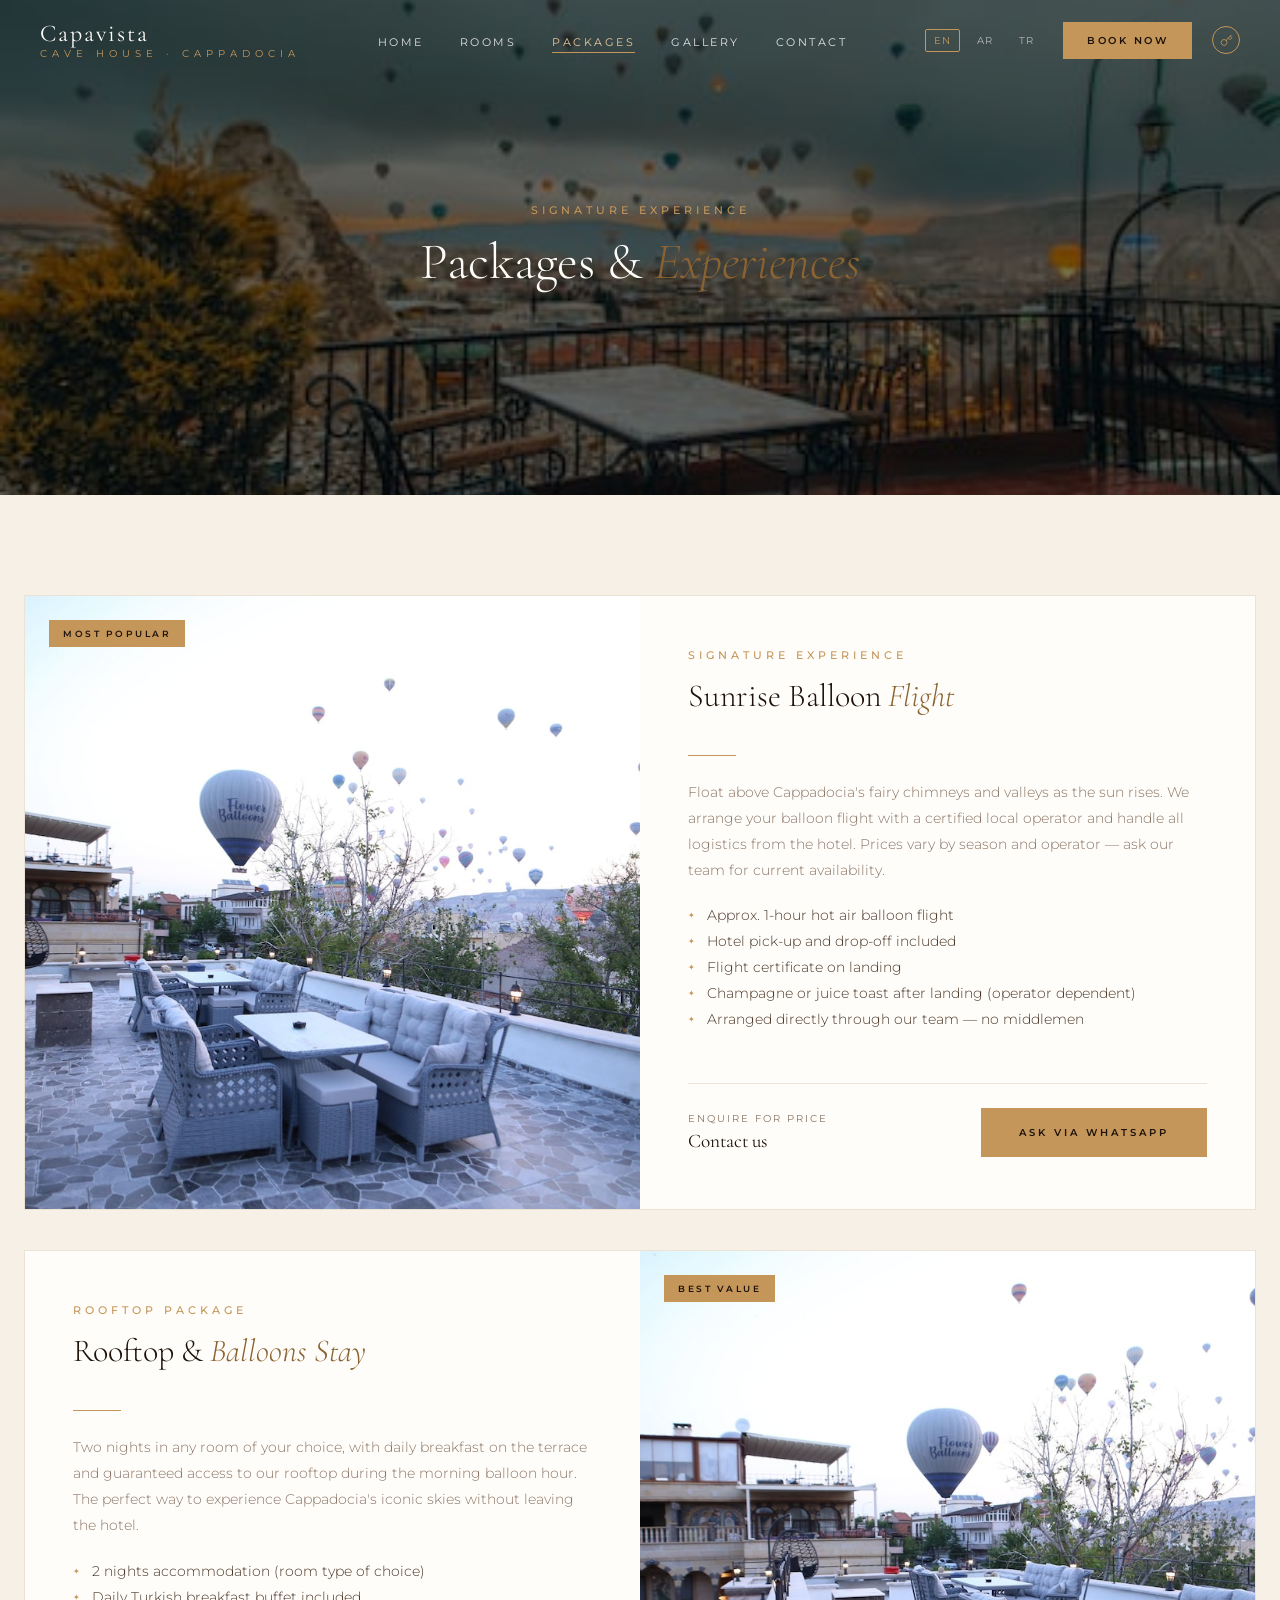
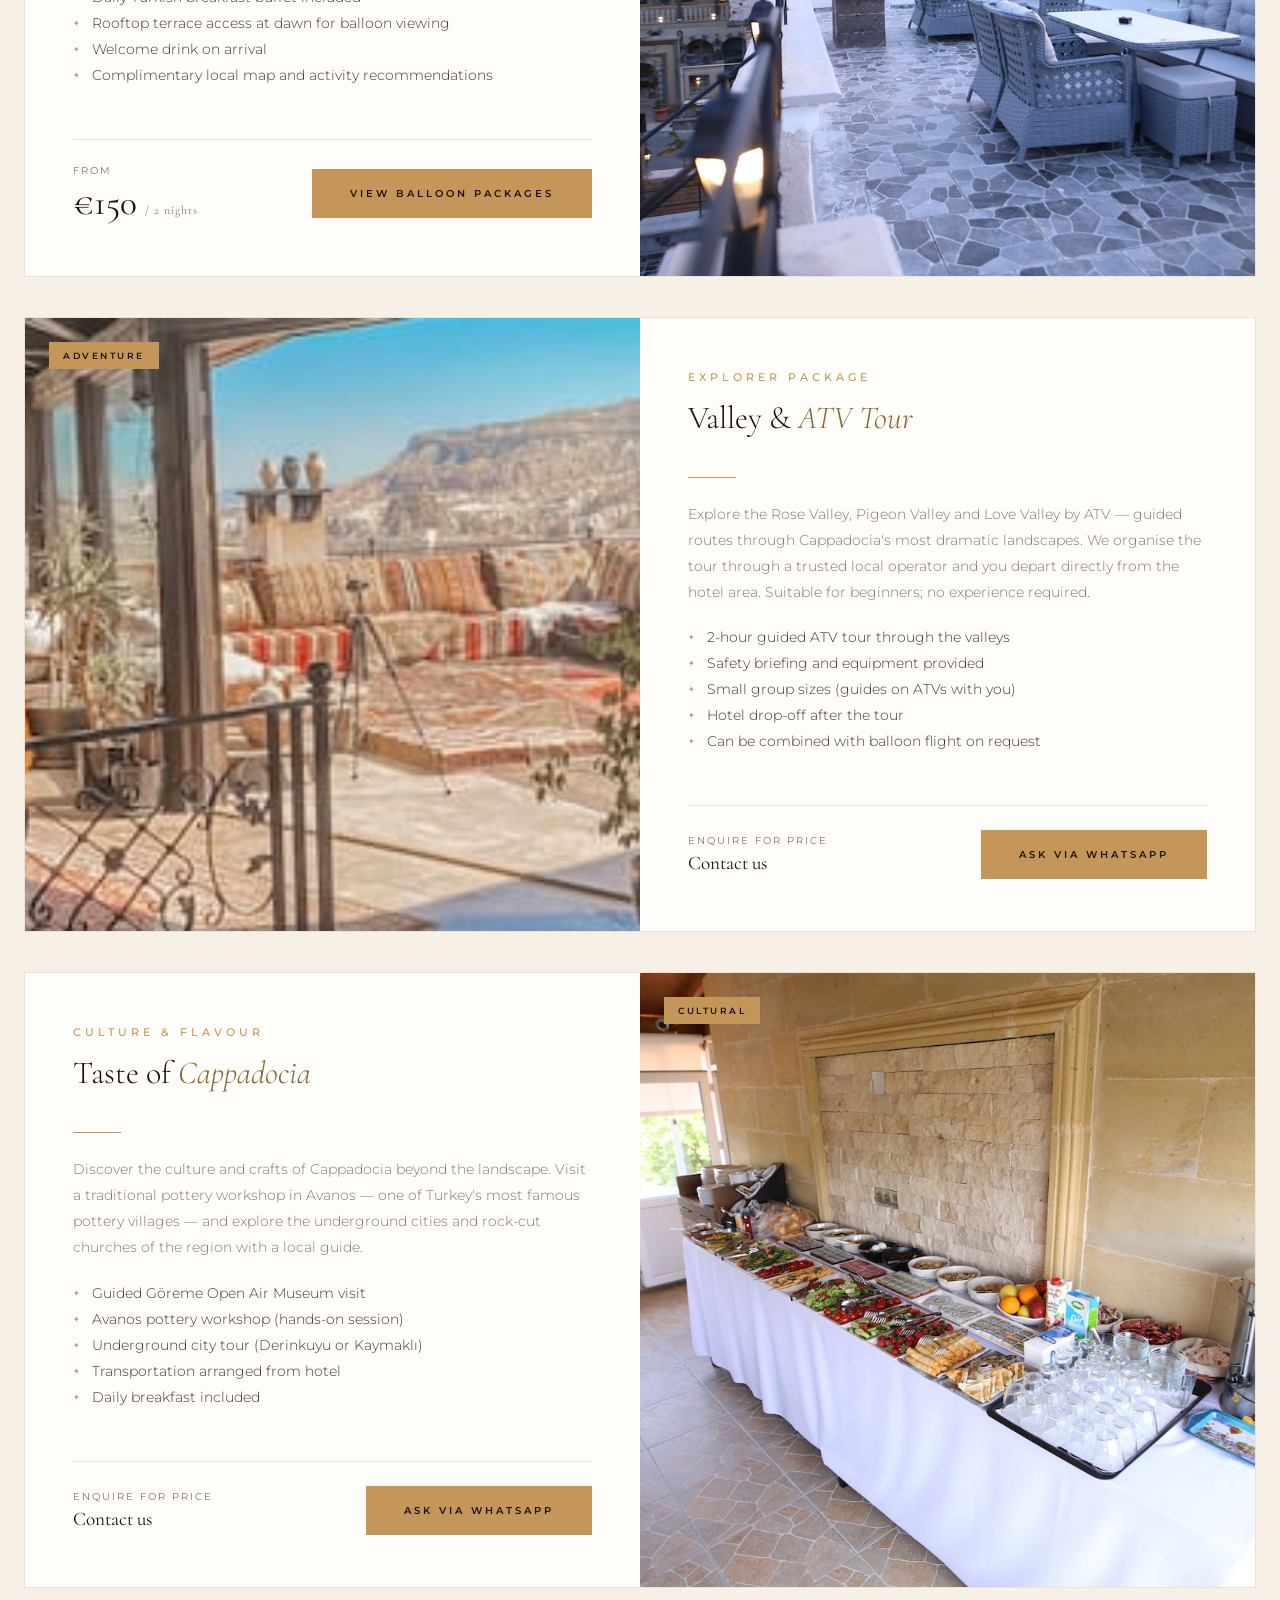
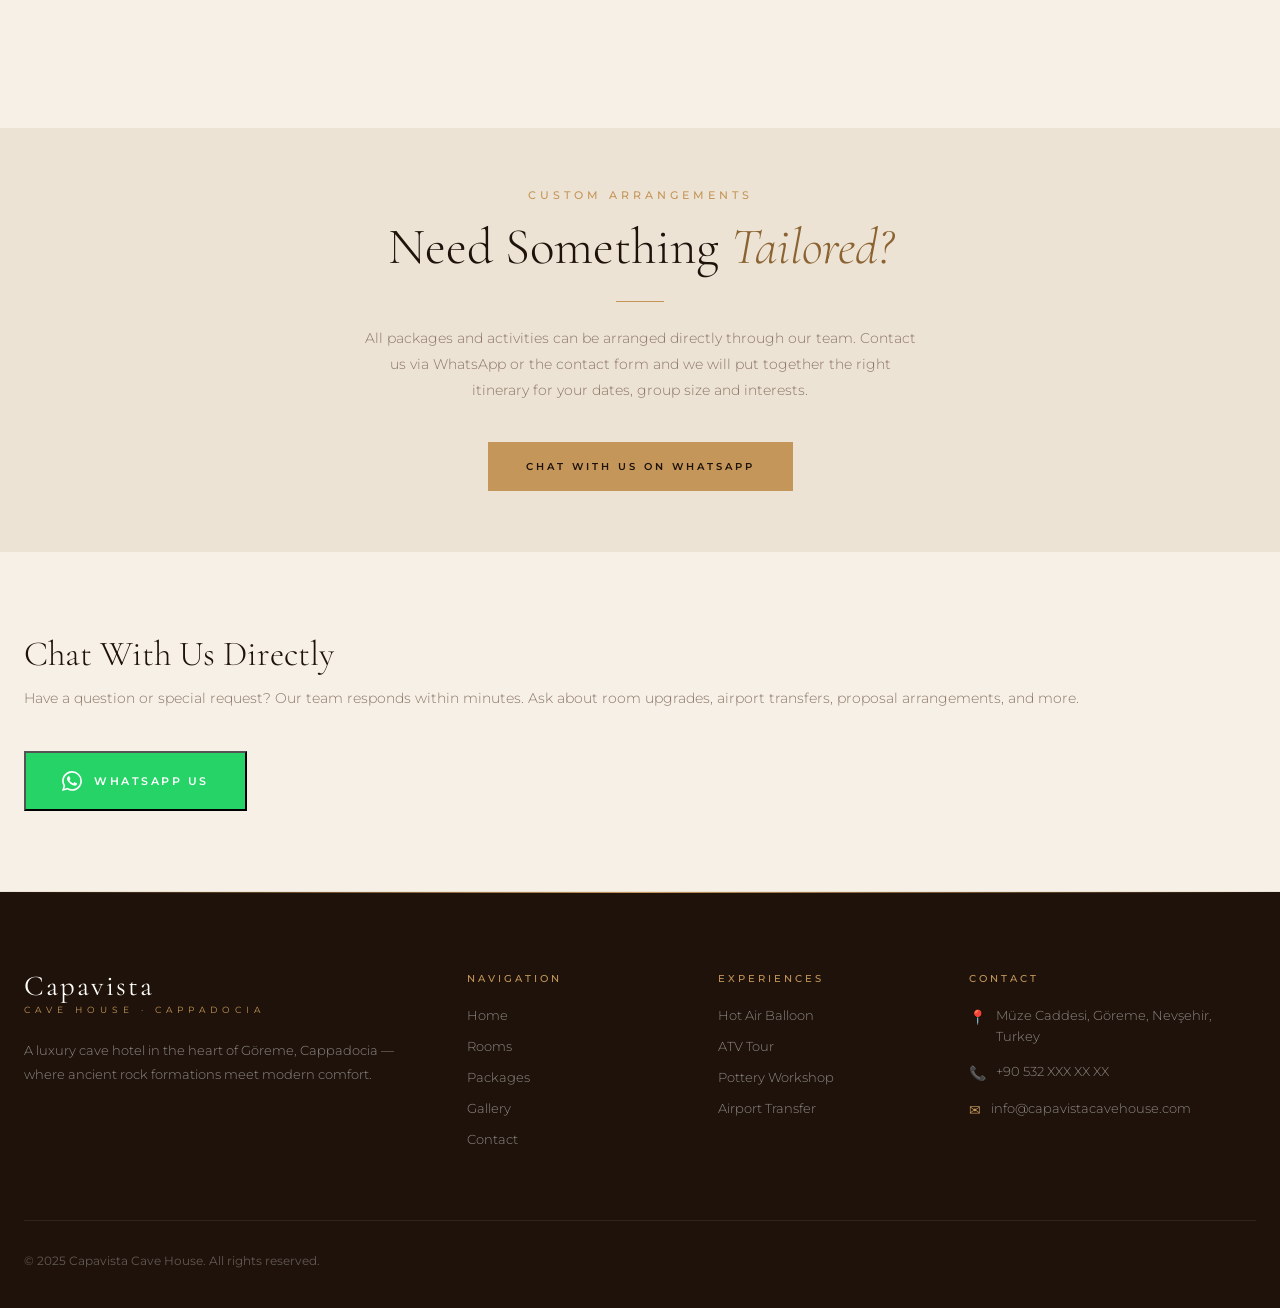
<file: packages.html>
<!DOCTYPE html>
<html lang="en">
<head>
  <meta charset="UTF-8" />
  <meta name="viewport" content="width=device-width, initial-scale=1.0" />
  <title>Packages &amp; Experiences — Capavista Cave House</title>
  <meta name="description" content="Cappadocia experiences from Capavista Cave House: hot air balloon flights, ATV valley tours, pottery workshops and more. Book direct for best rates." />
  <link rel="stylesheet" href="css/style.css" />
  <link rel="preconnect" href="https://fonts.googleapis.com" />
  <link rel="preconnect" href="https://fonts.gstatic.com" crossorigin />
</head>
<body>

<!-- NAV -->
<nav class="nav scrolled" id="mainNav">
  <div class="nav__inner">
    <a href="index.html" class="nav__logo">Capavista<span>Cave House · Cappadocia</span></a>
    <ul class="nav__links">
      <li><a href="index.html"    data-i18n="nav.home">Home</a></li>
      <li><a href="rooms.html"    data-i18n="nav.rooms">Rooms</a></li>
      <li><a href="packages.html" data-i18n="nav.packages">Packages</a></li>
      <li><a href="gallery.html"  data-i18n="nav.gallery">Gallery</a></li>
      <li><a href="contact.html"  data-i18n="nav.contact">Contact</a></li>
    </ul>
    <div class="nav__right">
      <div class="lang-switcher">
        <button class="lang-btn active" data-lang="en">EN</button>
        <button class="lang-btn" data-lang="ar">AR</button>
        <button class="lang-btn" data-lang="tr">TR</button>
      </div>
      <button class="btn-book-nav js-book" data-i18n="nav.book">Book Now</button>
      <a href="login.html" class="nav__admin-access" aria-label="Admin Portal" style="position:relative">
        <svg viewBox="0 0 24 24" fill="none" stroke="currentColor" stroke-width="1.5" stroke-linecap="round" stroke-linejoin="round">
          <path d="M21 2l-2 2m-7.61 7.61a5.5 5.5 0 1 1-7.778 7.778 5.5 5.5 0 0 1 7.777-7.777zm0 0L15.5 7.5m0 0l3 3L22 7l-3-3m-3.5 3.5L19 4"/>
        </svg>
      </a>
    </div>
    <button class="nav__hamburger" id="navHamburger"><span></span><span></span><span></span></button>
  </div>
</nav>
<div class="nav__mobile" id="mobileMenu">
  <button class="nav__mobile-close" id="mobileClose">✕</button>
  <a href="index.html">Home</a><a href="rooms.html">Rooms</a>
  <a href="packages.html">Packages</a><a href="gallery.html">Gallery</a><a href="contact.html">Contact</a>
  <div class="lang-switcher" style="margin-top:24px">
    <button class="lang-btn active" data-lang="en">EN</button>
    <button class="lang-btn" data-lang="ar">AR</button>
    <button class="lang-btn" data-lang="tr">TR</button>
  </div>
</div>

<!-- PAGE HERO — rooftop terrace at dawn, dozens of balloons -->
<section class="page-hero">
  <div class="page-hero__bg">
    <img src="images/42deda36.jpeg" alt="Cappadocia hot air balloons from Capavista rooftop" />
  </div>
  <div class="page-hero__content">
    <span class="section-tag" data-i18n="balloon.tag">Curated Experiences</span>
    <h1 class="section-title" style="color:var(--white)">Packages &amp; <em>Experiences</em></h1>
  </div>
</section>

<!-- PACKAGES -->
<section class="packages-list">
  <div class="container">

    <!-- Package 1: Sunrise Balloon -->
    <div class="pkg-card reveal">
      <div class="pkg-card__inner">
        <div class="pkg-card__img">
          <!-- Rooftop terrace at dawn with balloons everywhere -->
          <img src="images/905d99e8.jpeg" alt="Hot air balloons at sunrise over Göreme" loading="lazy" />
          <span class="pkg-card__badge">Most Popular</span>
        </div>
        <div class="pkg-card__body">
          <span class="section-tag" data-i18n="balloon.tag">Signature Experience</span>
          <h2 class="section-title">Sunrise Balloon <em>Flight</em></h2>
          <div class="divider"></div>
          <p class="section-sub">
            Float above Cappadocia's fairy chimneys and valleys as the sun rises. We arrange your balloon flight with a certified local operator and handle all logistics from the hotel. Prices vary by season and operator — ask our team for current availability.
          </p>
          <ul class="pkg-includes-list">
            <li>Approx. 1-hour hot air balloon flight</li>
            <li>Hotel pick-up and drop-off included</li>
            <li>Flight certificate on landing</li>
            <li>Champagne or juice toast after landing (operator dependent)</li>
            <li>Arranged directly through our team — no middlemen</li>
          </ul>
          <div class="pkg-footer">
            <div class="pkg-price">
              <span class="from">Enquire for price</span>
              <span class="price" style="font-size:1.2rem;display:block;margin-top:4px">Contact us</span>
            </div>
            <button class="btn-primary js-whatsapp">Ask via WhatsApp</button>
          </div>
        </div>
      </div>
    </div>

    <!-- Package 2: Rooftop Stay + Balloon View -->
    <div class="pkg-card reveal">
      <div class="pkg-card__inner">
        <div class="pkg-card__img">
          <!-- Rooftop with wicker seating, many balloons -->
          <img src="images/b932e973.jpeg" alt="Capavista rooftop with balloon panorama" loading="lazy" />
          <span class="pkg-card__badge">Best Value</span>
        </div>
        <div class="pkg-card__body">
          <span class="section-tag">Rooftop Package</span>
          <h2 class="section-title">Rooftop &amp; <em>Balloons Stay</em></h2>
          <div class="divider"></div>
          <p class="section-sub">
            Two nights in any room of your choice, with daily breakfast on the terrace and guaranteed access to our rooftop during the morning balloon hour. The perfect way to experience Cappadocia's iconic skies without leaving the hotel.
          </p>
          <ul class="pkg-includes-list">
            <li>2 nights accommodation (room type of choice)</li>
            <li>Daily Turkish breakfast buffet included</li>
            <li>Rooftop terrace access at dawn for balloon viewing</li>
            <li>Welcome drink on arrival</li>
            <li>Complimentary local map and activity recommendations</li>
          </ul>
          <div class="pkg-footer">
            <div class="pkg-price">
              <span class="from" data-i18n="balloon.from">From</span>
              <span class="price">€150 <span class="per">/ 2 nights</span></span>
            </div>
            <button class="btn-primary js-book" data-i18n="balloon.cta">Book Package</button>
          </div>
        </div>
      </div>
    </div>

    <!-- Package 3: ATV & Valley Tour -->
    <div class="pkg-card reveal">
      <div class="pkg-card__inner">
        <div class="pkg-card__img">
          <!-- Covered terrace with valley view in background -->
          <img src="images/0146b11c.jpeg" alt="Cappadocia valley views from Capavista terrace" loading="lazy" />
          <span class="pkg-card__badge">Adventure</span>
        </div>
        <div class="pkg-card__body">
          <span class="section-tag">Explorer Package</span>
          <h2 class="section-title">Valley &amp; <em>ATV Tour</em></h2>
          <div class="divider"></div>
          <p class="section-sub">
            Explore the Rose Valley, Pigeon Valley and Love Valley by ATV — guided routes through Cappadocia's most dramatic landscapes. We organise the tour through a trusted local operator and you depart directly from the hotel area. Suitable for beginners; no experience required.
          </p>
          <ul class="pkg-includes-list">
            <li>2-hour guided ATV tour through the valleys</li>
            <li>Safety briefing and equipment provided</li>
            <li>Small group sizes (guides on ATVs with you)</li>
            <li>Hotel drop-off after the tour</li>
            <li>Can be combined with balloon flight on request</li>
          </ul>
          <div class="pkg-footer">
            <div class="pkg-price">
              <span class="from">Enquire for price</span>
              <span class="price" style="font-size:1.2rem;display:block;margin-top:4px">Contact us</span>
            </div>
            <button class="btn-primary js-whatsapp">Ask via WhatsApp</button>
          </div>
        </div>
      </div>
    </div>

    <!-- Package 4: Cultural Cappadocia -->
    <div class="pkg-card reveal">
      <div class="pkg-card__inner">
        <div class="pkg-card__img">
          <!-- Breakfast buffet — cultural/food experience -->
          <img src="images/396df63d.jpeg" alt="Traditional Turkish breakfast buffet at Capavista" loading="lazy" />
          <span class="pkg-card__badge">Cultural</span>
        </div>
        <div class="pkg-card__body">
          <span class="section-tag">Culture &amp; Flavour</span>
          <h2 class="section-title">Taste of <em>Cappadocia</em></h2>
          <div class="divider"></div>
          <p class="section-sub">
            Discover the culture and crafts of Cappadocia beyond the landscape. Visit a traditional pottery workshop in Avanos — one of Turkey's most famous pottery villages — and explore the underground cities and rock-cut churches of the region with a local guide.
          </p>
          <ul class="pkg-includes-list">
            <li>Guided Göreme Open Air Museum visit</li>
            <li>Avanos pottery workshop (hands-on session)</li>
            <li>Underground city tour (Derinkuyu or Kaymaklı)</li>
            <li>Transportation arranged from hotel</li>
            <li>Daily breakfast included</li>
          </ul>
          <div class="pkg-footer">
            <div class="pkg-price">
              <span class="from">Enquire for price</span>
              <span class="price" style="font-size:1.2rem;display:block;margin-top:4px">Contact us</span>
            </div>
            <button class="btn-primary js-whatsapp">Ask via WhatsApp</button>
          </div>
        </div>
      </div>
    </div>

  </div>
</section>

<!-- NOTE ABOUT PACKAGES -->
<section style="background:var(--cream-dark);padding:60px 0">
  <div class="container">
    <div class="container--narrow reveal" style="text-align:center">
      <span class="section-tag">Custom Arrangements</span>
      <h2 class="section-title">Need Something <em>Tailored?</em></h2>
      <div class="divider" style="margin:24px auto"></div>
      <p class="section-sub" style="margin:0 auto;text-align:center">
        All packages and activities can be arranged directly through our team. Contact us via WhatsApp or the contact form and we will put together the right itinerary for your dates, group size and interests.
      </p>
      <br/><br/>
      <button class="btn-primary js-whatsapp">Chat With Us on WhatsApp</button>
    </div>
  </div>
</section>

<!-- WHATSAPP CTA -->
<section class="whatsapp-cta">
  <div class="container">
    <div class="whatsapp-cta__inner">
      <div class="whatsapp-cta__left reveal-left">
        <h2 data-i18n="whatsapp.title">Chat With Us Directly</h2>
        <p data-i18n="whatsapp.sub">Have a question or special request? Our team responds within minutes.</p>
      </div>
      <button class="btn-whatsapp js-whatsapp reveal-right">
        <svg viewBox="0 0 24 24"><path d="M17.472 14.382c-.297-.149-1.758-.867-2.03-.967-.273-.099-.471-.148-.67.15-.197.297-.767.966-.94 1.164-.173.199-.347.223-.644.075-.297-.15-1.255-.463-2.39-1.475-.883-.788-1.48-1.761-1.653-2.059-.173-.297-.018-.458.13-.606.134-.133.298-.347.446-.52.149-.174.198-.298.298-.497.099-.198.05-.371-.025-.52-.075-.149-.669-1.612-.916-2.207-.242-.579-.487-.5-.669-.51-.173-.008-.371-.01-.57-.01-.198 0-.52.074-.792.372-.272.297-1.04 1.016-1.04 2.479 0 1.462 1.065 2.875 1.213 3.074.149.198 2.096 3.2 5.077 4.487.709.306 1.262.489 1.694.625.712.227 1.36.195 1.871.118.571-.085 1.758-.719 2.006-1.413.248-.694.248-1.289.173-1.413-.074-.124-.272-.198-.57-.347m-5.421 7.403h-.004a9.87 9.87 0 01-5.031-1.378l-.361-.214-3.741.982.998-3.648-.235-.374a9.86 9.86 0 01-1.51-5.26c.001-5.45 4.436-9.884 9.888-9.884 2.64 0 5.122 1.03 6.988 2.898a9.825 9.825 0 012.893 6.994c-.003 5.45-4.437 9.884-9.885 9.884m8.413-18.297A11.815 11.815 0 0012.05 0C5.495 0 .16 5.335.157 11.892c0 2.096.547 4.142 1.588 5.945L.057 24l6.305-1.654a11.882 11.882 0 005.683 1.448h.005c6.554 0 11.89-5.335 11.893-11.893a11.821 11.821 0 00-3.48-8.413Z"/></svg>
        <span data-i18n="whatsapp.cta">WhatsApp Us</span>
      </button>
    </div>
  </div>
</section>

<!-- FOOTER -->
<footer class="footer">
  <div class="container">
    <div class="footer__grid">
      <div class="footer__brand">
        <div class="logo-text">Capavista</div>
        <div class="logo-sub">Cave House · Cappadocia</div>
        <p data-i18n="footer.desc">A boutique cave hotel in the heart of Göreme, Cappadocia.</p>
      </div>
      <div class="footer__col"><h4>Navigation</h4><ul>
        <li><a href="index.html">Home</a></li><li><a href="rooms.html">Rooms</a></li>
        <li><a href="packages.html">Packages</a></li><li><a href="gallery.html">Gallery</a></li>
        <li><a href="contact.html">Contact</a></li>
      </ul></div>
      <div class="footer__col"><h4>Experiences</h4><ul>
        <li><a href="packages.html">Hot Air Balloon</a></li><li><a href="packages.html">ATV Tour</a></li>
        <li><a href="packages.html">Pottery Workshop</a></li><li><a href="contact.html">Airport Transfer</a></li>
      </ul></div>
      <div class="footer__col footer__contact"><h4>Contact</h4>
        <p><span>📍</span><span>Müze Caddesi, Göreme, Nevşehir, Turkey</span></p>
        <p><span>📞</span><span>+90 532 XXX XX XX</span></p>
        <p><span>✉</span><span>info@capavistacavehouse.com</span></p>
      </div>
    </div>
    <div class="footer__bottom">
      <p data-i18n="footer.copy">© 2025 Capavista Cave House. All rights reserved.</p>
    </div>
  </div>
</footer>

<script src="js/i18n.js"></script>
<script src="js/main.js"></script>
</body>
</html>
</file>
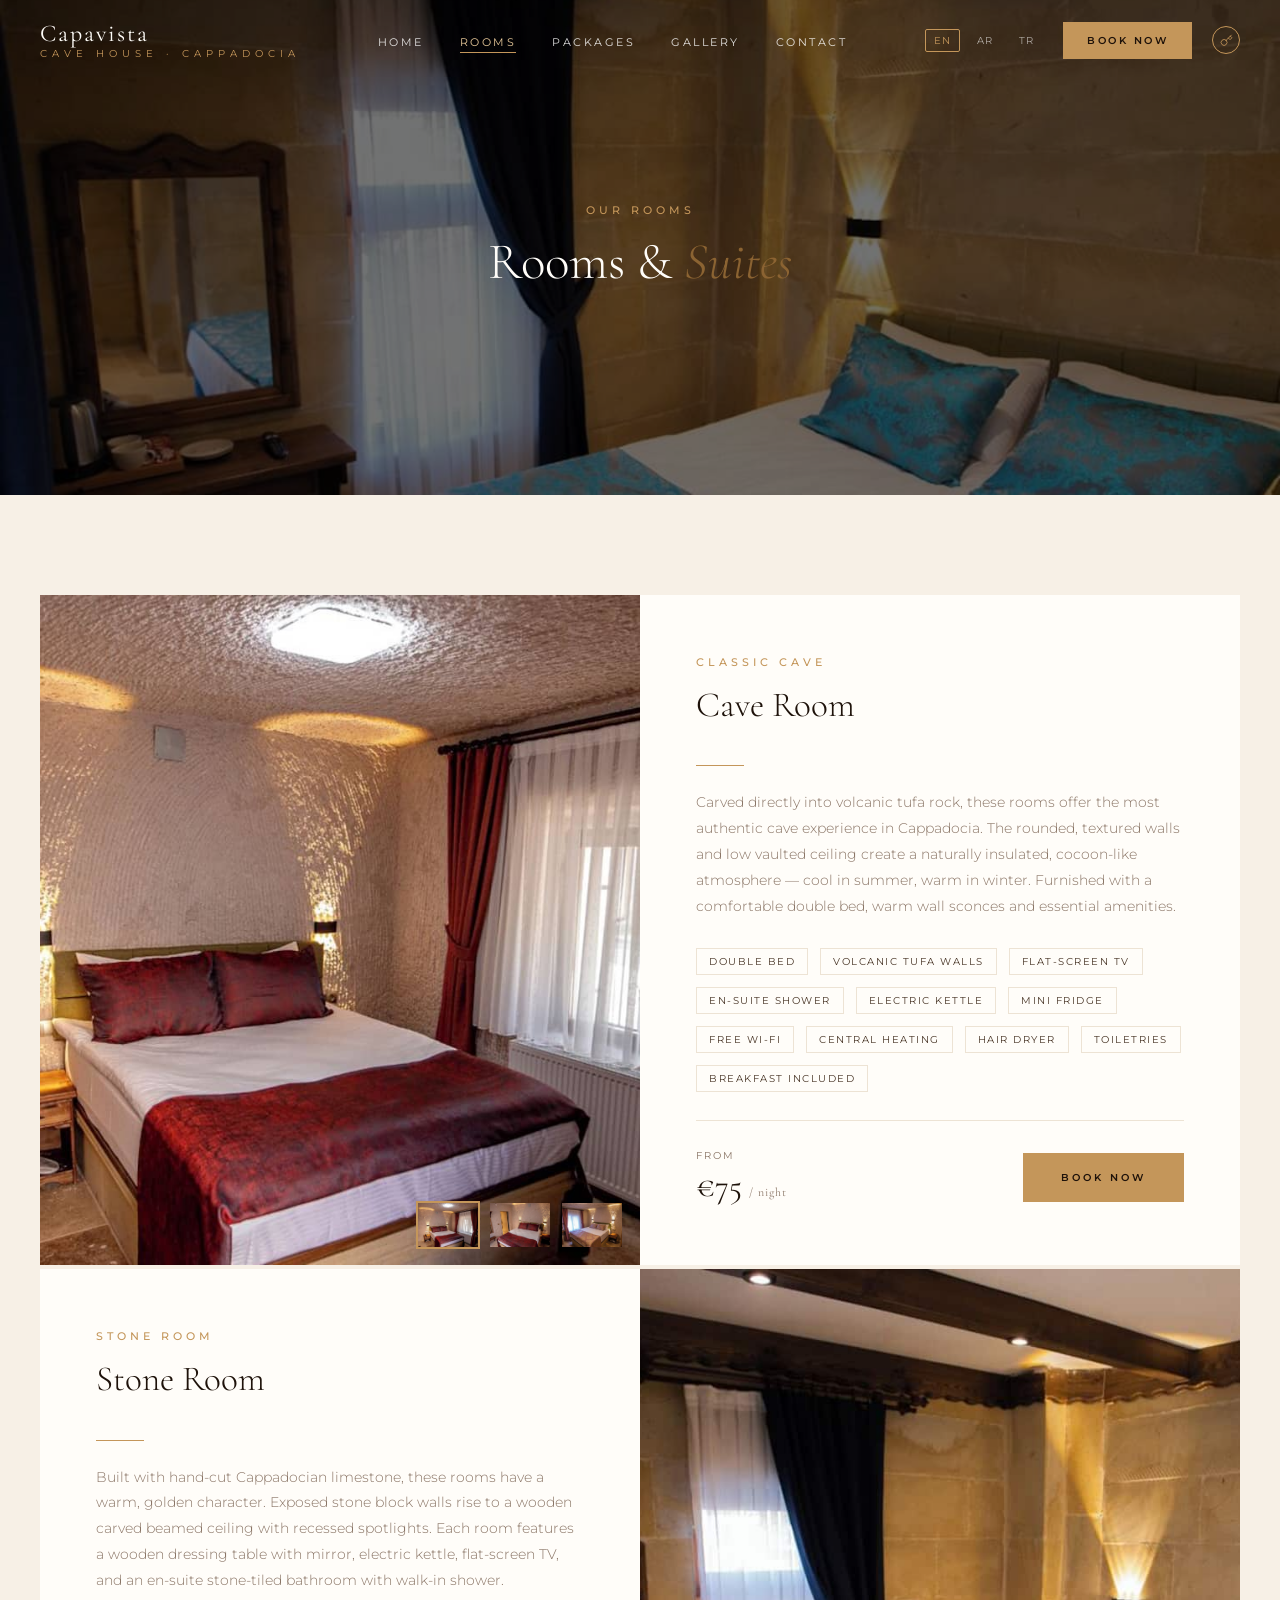
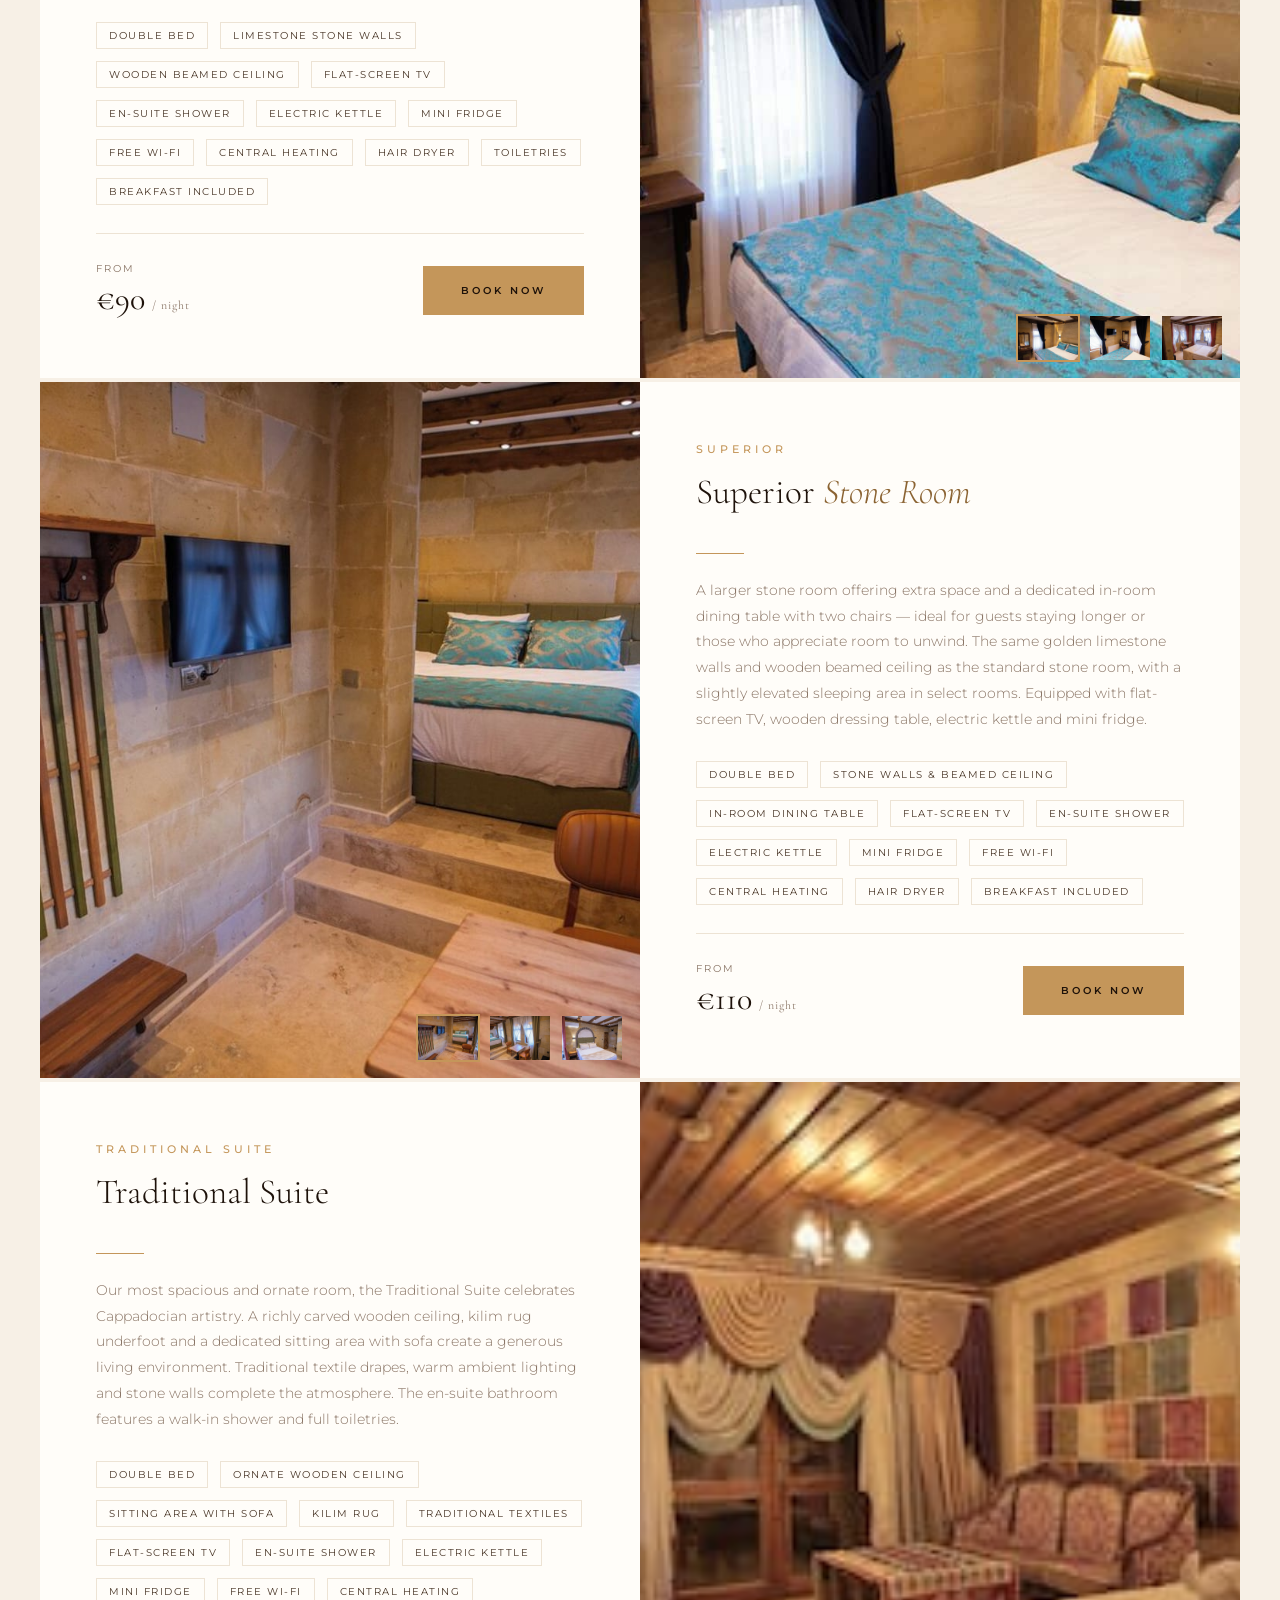
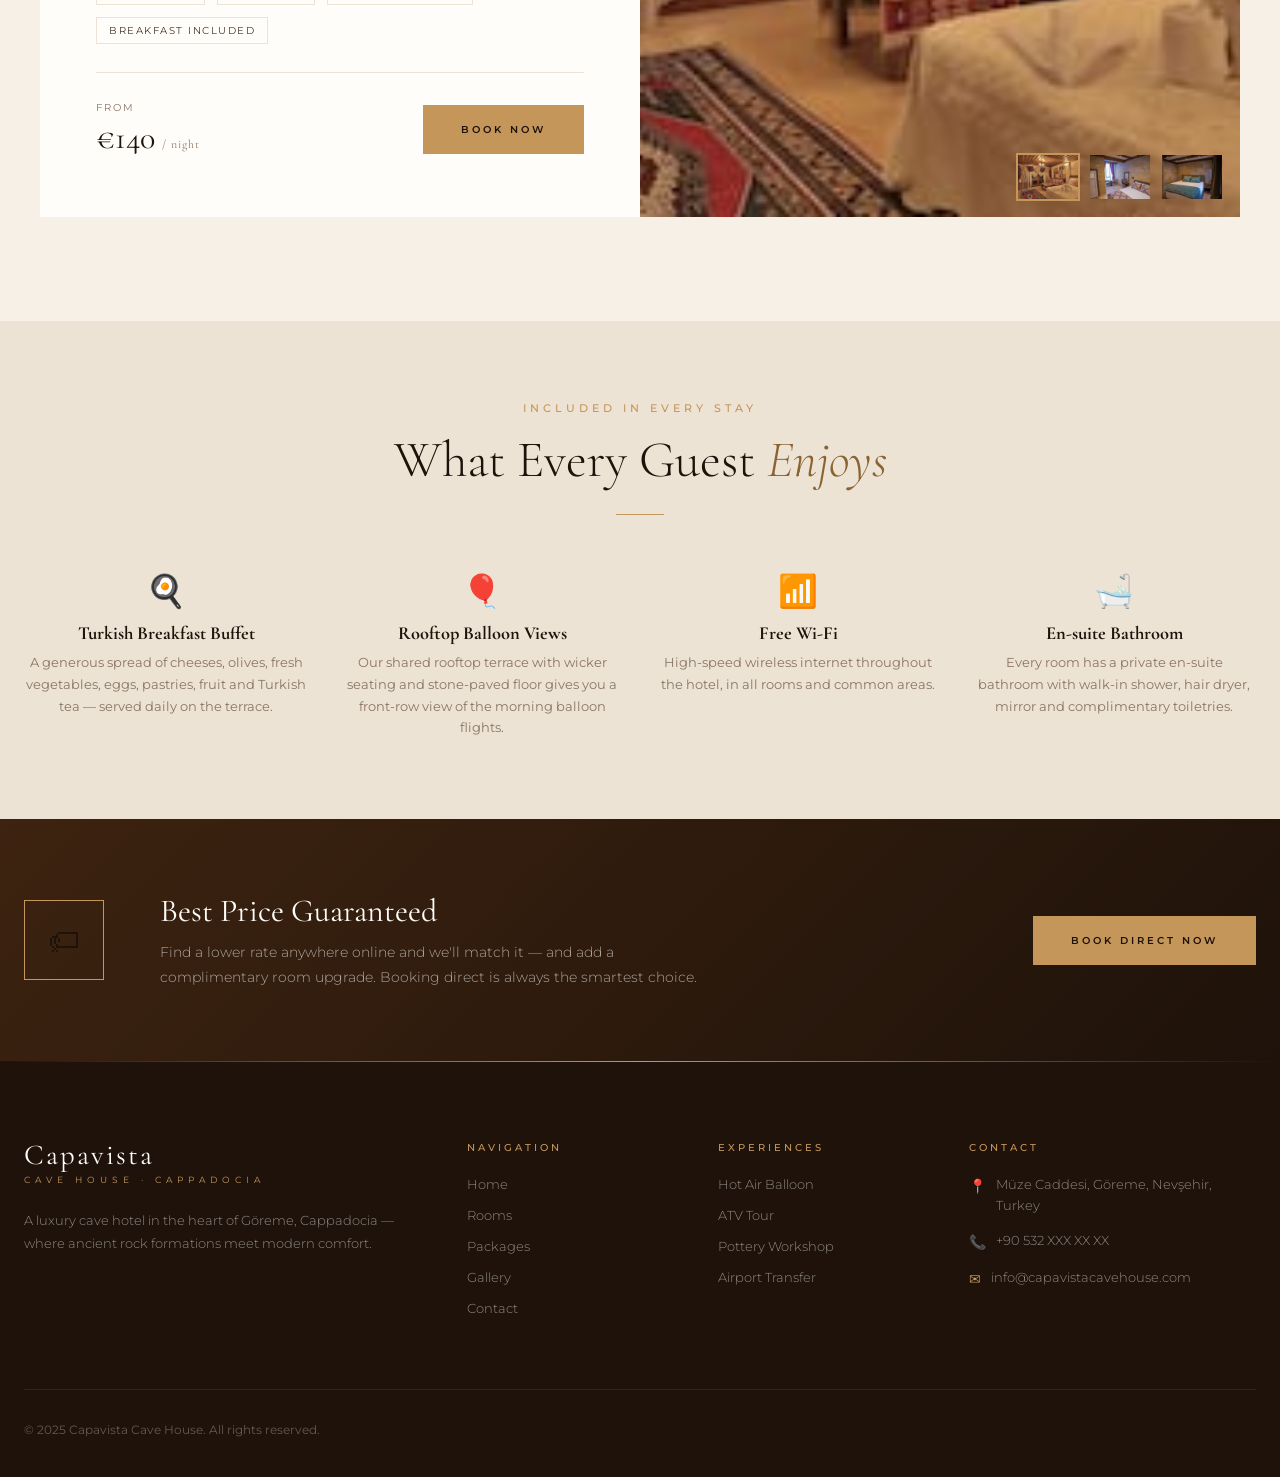
<file: rooms.html>
<!DOCTYPE html>
<html lang="en">
<head>
  <meta charset="UTF-8" />
  <meta name="viewport" content="width=device-width, initial-scale=1.0" />
  <title>Rooms — Capavista Cave House · Göreme, Cappadocia</title>
  <meta name="description" content="Explore cave and stone rooms at Capavista Cave House in Göreme. Authentic volcanic tufa cave rooms, cut-stone rooms with wooden beamed ceilings, and a traditional suite." />
  <link rel="stylesheet" href="css/style.css" />
  <link rel="preconnect" href="https://fonts.googleapis.com" />
  <link rel="preconnect" href="https://fonts.gstatic.com" crossorigin />
</head>
<body>

<!-- NAV -->
<nav class="nav scrolled" id="mainNav">
  <div class="nav__inner">
    <a href="index.html" class="nav__logo">Capavista<span>Cave House · Cappadocia</span></a>
    <ul class="nav__links">
      <li><a href="index.html"    data-i18n="nav.home">Home</a></li>
      <li><a href="rooms.html"    data-i18n="nav.rooms">Rooms</a></li>
      <li><a href="packages.html" data-i18n="nav.packages">Packages</a></li>
      <li><a href="gallery.html"  data-i18n="nav.gallery">Gallery</a></li>
      <li><a href="contact.html"  data-i18n="nav.contact">Contact</a></li>
    </ul>
    <div class="nav__right">
      <div class="lang-switcher">
        <button class="lang-btn active" data-lang="en">EN</button>
        <button class="lang-btn" data-lang="ar">AR</button>
        <button class="lang-btn" data-lang="tr">TR</button>
      </div>
      <button class="btn-book-nav js-book" data-i18n="nav.book">Book Now</button>
      <a href="login.html" class="nav__admin-access" aria-label="Admin Portal" style="position:relative">
        <svg viewBox="0 0 24 24" fill="none" stroke="currentColor" stroke-width="1.5" stroke-linecap="round" stroke-linejoin="round">
          <path d="M21 2l-2 2m-7.61 7.61a5.5 5.5 0 1 1-7.778 7.778 5.5 5.5 0 0 1 7.777-7.777zm0 0L15.5 7.5m0 0l3 3L22 7l-3-3m-3.5 3.5L19 4"/>
        </svg>
      </a>
    </div>
    <button class="nav__hamburger" id="navHamburger"><span></span><span></span><span></span></button>
  </div>
</nav>
<div class="nav__mobile" id="mobileMenu">
  <button class="nav__mobile-close" id="mobileClose">✕</button>
  <a href="index.html">Home</a><a href="rooms.html">Rooms</a>
  <a href="packages.html">Packages</a><a href="gallery.html">Gallery</a><a href="contact.html">Contact</a>
  <div class="lang-switcher" style="margin-top:24px">
    <button class="lang-btn active" data-lang="en">EN</button>
    <button class="lang-btn" data-lang="ar">AR</button>
    <button class="lang-btn" data-lang="tr">TR</button>
  </div>
</div>

<!-- PAGE HERO — stone room with wooden beamed ceiling -->
<section class="page-hero">
  <div class="page-hero__bg">
    <img src="images/84a295ae.jpeg" alt="Stone room at Capavista Cave House" />
  </div>
  <div class="page-hero__content">
    <span class="section-tag" data-i18n="roomsPreview.tag">Our Rooms</span>
    <h1 class="section-title" style="color:var(--white)">Rooms &amp; <em>Suites</em></h1>
  </div>
</section>

<!-- ROOMS LIST -->
<section class="rooms-list">
  <div style="max-width:1200px;margin:0 auto;padding:0">

    <!-- ── ROOM 1: Cave Room ─────────────────────────── -->
    <div class="room-detail reveal">
      <div class="room-detail__imgs">
        <div class="main-img">
          <!-- Main: cave room with red satin, warm wall sconces -->
          <img id="r1main" src="images/a7089d46.jpeg" alt="Cave Room — volcanic tufa walls" loading="lazy" />
        </div>
        <div class="room-detail__thumbs">
          <div class="thumb active"><img src="images/a7089d46.jpeg"  alt="Cave Room" loading="lazy" /></div>
          <div class="thumb"><img src="images/f0808832.jpeg"  alt="Cave Room interior" loading="lazy" /></div>
          <div class="thumb"><img src="images/45fe8299.jpeg"  alt="Cave Room lighting" loading="lazy" /></div>
        </div>
      </div>
      <div class="room-detail__content">
        <span class="section-tag">Classic Cave</span>
        <h2 class="section-title" data-i18n="roomsPreview.rooms.0.name">Cave Room</h2>
        <div class="divider"></div>
        <p class="section-sub">
          Carved directly into volcanic tufa rock, these rooms offer the most authentic cave experience in Cappadocia. The rounded, textured walls and low vaulted ceiling create a naturally insulated, cocoon-like atmosphere — cool in summer, warm in winter. Furnished with a comfortable double bed, warm wall sconces and essential amenities.
        </p>
        <div class="room-amenities">
          <span class="amenity-tag">Double Bed</span>
          <span class="amenity-tag">Volcanic Tufa Walls</span>
          <span class="amenity-tag">Flat-screen TV</span>
          <span class="amenity-tag">En-suite Shower</span>
          <span class="amenity-tag">Electric Kettle</span>
          <span class="amenity-tag">Mini Fridge</span>
          <span class="amenity-tag">Free Wi-Fi</span>
          <span class="amenity-tag">Central Heating</span>
          <span class="amenity-tag">Hair Dryer</span>
          <span class="amenity-tag">Toiletries</span>
          <span class="amenity-tag">Breakfast Included</span>
        </div>
        <div class="room-price-row">
          <div>
            <span class="from" data-i18n="balloon.from">From</span>
            <span class="price">€75 <span class="night">/ night</span></span>
          </div>
          <button class="btn-primary js-book" data-i18n="bookNow">Book Now</button>
        </div>
      </div>
    </div>

    <!-- ── ROOM 2: Stone Room ────────────────────────── -->
    <div class="room-detail reveal">
      <div class="room-detail__imgs">
        <div class="main-img">
          <!-- Main: stone room, teal brocade, carved wooden beams -->
          <img src="images/84a295ae.jpeg" alt="Stone Room — limestone walls and wooden beamed ceiling" loading="lazy" />
        </div>
        <div class="room-detail__thumbs">
          <div class="thumb active"><img src="images/84a295ae.jpeg" alt="Stone Room"        loading="lazy" /></div>
          <div class="thumb"><img src="images/4cdb3f27.jpeg" alt="Stone Room with TV"  loading="lazy" /></div>
          <div class="thumb"><img src="images/fd2f7efc.jpeg" alt="Stone Room windows"  loading="lazy" /></div>
        </div>
      </div>
      <div class="room-detail__content">
        <span class="section-tag">Stone Room</span>
        <h2 class="section-title" data-i18n="roomsPreview.rooms.1.name">Stone Room</h2>
        <div class="divider"></div>
        <p class="section-sub">
          Built with hand-cut Cappadocian limestone, these rooms have a warm, golden character. Exposed stone block walls rise to a wooden carved beamed ceiling with recessed spotlights. Each room features a wooden dressing table with mirror, electric kettle, flat-screen TV, and an en-suite stone-tiled bathroom with walk-in shower.
        </p>
        <div class="room-amenities">
          <span class="amenity-tag">Double Bed</span>
          <span class="amenity-tag">Limestone Stone Walls</span>
          <span class="amenity-tag">Wooden Beamed Ceiling</span>
          <span class="amenity-tag">Flat-screen TV</span>
          <span class="amenity-tag">En-suite Shower</span>
          <span class="amenity-tag">Electric Kettle</span>
          <span class="amenity-tag">Mini Fridge</span>
          <span class="amenity-tag">Free Wi-Fi</span>
          <span class="amenity-tag">Central Heating</span>
          <span class="amenity-tag">Hair Dryer</span>
          <span class="amenity-tag">Toiletries</span>
          <span class="amenity-tag">Breakfast Included</span>
        </div>
        <div class="room-price-row">
          <div>
            <span class="from" data-i18n="balloon.from">From</span>
            <span class="price">€90 <span class="night">/ night</span></span>
          </div>
          <button class="btn-primary js-book" data-i18n="bookNow">Book Now</button>
        </div>
      </div>
    </div>

    <!-- ── ROOM 3: Superior Stone Room ──────────────── -->
    <div class="room-detail reveal">
      <div class="room-detail__imgs">
        <div class="main-img">
          <!-- Multi-level room with TV, coat rack, steps to bed -->
          <img src="images/e84ba126.jpeg" alt="Superior Stone Room — split-level with sitting area" loading="lazy" />
        </div>
        <div class="room-detail__thumbs">
          <div class="thumb active"><img src="images/e84ba126.jpeg" alt="Superior Stone Room"              loading="lazy" /></div>
          <div class="thumb"><img src="images/7803ec90.jpeg" alt="Stone room with dining table"        loading="lazy" /></div>
          <div class="thumb"><img src="images/fd1dbb4f.jpeg" alt="Stone room with arched headboard"    loading="lazy" /></div>
        </div>
      </div>
      <div class="room-detail__content">
        <span class="section-tag">Superior</span>
        <h2 class="section-title">Superior <em>Stone Room</em></h2>
        <div class="divider"></div>
        <p class="section-sub">
          A larger stone room offering extra space and a dedicated in-room dining table with two chairs — ideal for guests staying longer or those who appreciate room to unwind. The same golden limestone walls and wooden beamed ceiling as the standard stone room, with a slightly elevated sleeping area in select rooms. Equipped with flat-screen TV, wooden dressing table, electric kettle and mini fridge.
        </p>
        <div class="room-amenities">
          <span class="amenity-tag">Double Bed</span>
          <span class="amenity-tag">Stone Walls &amp; Beamed Ceiling</span>
          <span class="amenity-tag">In-room Dining Table</span>
          <span class="amenity-tag">Flat-screen TV</span>
          <span class="amenity-tag">En-suite Shower</span>
          <span class="amenity-tag">Electric Kettle</span>
          <span class="amenity-tag">Mini Fridge</span>
          <span class="amenity-tag">Free Wi-Fi</span>
          <span class="amenity-tag">Central Heating</span>
          <span class="amenity-tag">Hair Dryer</span>
          <span class="amenity-tag">Breakfast Included</span>
        </div>
        <div class="room-price-row">
          <div>
            <span class="from" data-i18n="balloon.from">From</span>
            <span class="price">€110 <span class="night">/ night</span></span>
          </div>
          <button class="btn-primary js-book" data-i18n="bookNow">Book Now</button>
        </div>
      </div>
    </div>

    <!-- ── ROOM 4: Traditional Suite ────────────────── -->
    <div class="room-detail reveal">
      <div class="room-detail__imgs">
        <div class="main-img">
          <!-- Large ornate room: carved wooden ceiling, sofa, kilim rug -->
          <img src="images/40ddc3f6.jpeg" alt="Traditional Suite — ornate wooden ceiling and sitting area" loading="lazy" />
        </div>
        <div class="room-detail__thumbs">
          <div class="thumb active"><img src="images/40ddc3f6.jpeg" alt="Traditional Suite"          loading="lazy" /></div>
          <div class="thumb"><img src="images/4f1cd1de.jpeg" alt="Stone room purple curtains"   loading="lazy" /></div>
          <div class="thumb"><img src="images/39d8f091.jpeg" alt="Stone room double bed"         loading="lazy" /></div>
        </div>
      </div>
      <div class="room-detail__content">
        <span class="section-tag">Traditional Suite</span>
        <h2 class="section-title" data-i18n="roomsPreview.rooms.2.name">Traditional Suite</h2>
        <div class="divider"></div>
        <p class="section-sub">
          Our most spacious and ornate room, the Traditional Suite celebrates Cappadocian artistry. A richly carved wooden ceiling, kilim rug underfoot and a dedicated sitting area with sofa create a generous living environment. Traditional textile drapes, warm ambient lighting and stone walls complete the atmosphere. The en-suite bathroom features a walk-in shower and full toiletries.
        </p>
        <div class="room-amenities">
          <span class="amenity-tag">Double Bed</span>
          <span class="amenity-tag">Ornate Wooden Ceiling</span>
          <span class="amenity-tag">Sitting Area with Sofa</span>
          <span class="amenity-tag">Kilim Rug</span>
          <span class="amenity-tag">Traditional Textiles</span>
          <span class="amenity-tag">Flat-screen TV</span>
          <span class="amenity-tag">En-suite Shower</span>
          <span class="amenity-tag">Electric Kettle</span>
          <span class="amenity-tag">Mini Fridge</span>
          <span class="amenity-tag">Free Wi-Fi</span>
          <span class="amenity-tag">Central Heating</span>
          <span class="amenity-tag">Breakfast Included</span>
        </div>
        <div class="room-price-row">
          <div>
            <span class="from" data-i18n="balloon.from">From</span>
            <span class="price">€140 <span class="night">/ night</span></span>
          </div>
          <button class="btn-primary js-book" data-i18n="bookNow">Book Now</button>
        </div>
      </div>
    </div>

  </div><!-- end container -->
</section>

<!-- ALL ROOMS INCLUDE (rooftop + breakfast) -->
<section style="background:var(--cream-dark);padding:80px 0">
  <div class="container">
    <div style="text-align:center;margin-bottom:56px" class="reveal">
      <span class="section-tag">Included in Every Stay</span>
      <h2 class="section-title">What Every Guest <em>Enjoys</em></h2>
      <div class="divider" style="margin:24px auto"></div>
    </div>
    <div style="display:grid;grid-template-columns:repeat(auto-fit,minmax(220px,1fr));gap:32px" class="reveal">
      <div style="text-align:center">
        <div style="font-size:2rem;margin-bottom:12px">🍳</div>
        <h4 style="font-family:'Cormorant Garamond',serif;font-size:1.15rem;color:var(--brown-deep);margin-bottom:8px">Turkish Breakfast Buffet</h4>
        <p style="font-size:0.8rem;color:var(--text-light);line-height:1.7">A generous spread of cheeses, olives, fresh vegetables, eggs, pastries, fruit and Turkish tea — served daily on the terrace.</p>
      </div>
      <div style="text-align:center">
        <div style="font-size:2rem;margin-bottom:12px">🎈</div>
        <h4 style="font-family:'Cormorant Garamond',serif;font-size:1.15rem;color:var(--brown-deep);margin-bottom:8px">Rooftop Balloon Views</h4>
        <p style="font-size:0.8rem;color:var(--text-light);line-height:1.7">Our shared rooftop terrace with wicker seating and stone-paved floor gives you a front-row view of the morning balloon flights.</p>
      </div>
      <div style="text-align:center">
        <div style="font-size:2rem;margin-bottom:12px">📶</div>
        <h4 style="font-family:'Cormorant Garamond',serif;font-size:1.15rem;color:var(--brown-deep);margin-bottom:8px">Free Wi-Fi</h4>
        <p style="font-size:0.8rem;color:var(--text-light);line-height:1.7">High-speed wireless internet throughout the hotel, in all rooms and common areas.</p>
      </div>
      <div style="text-align:center">
        <div style="font-size:2rem;margin-bottom:12px">🛁</div>
        <h4 style="font-family:'Cormorant Garamond',serif;font-size:1.15rem;color:var(--brown-deep);margin-bottom:8px">En-suite Bathroom</h4>
        <p style="font-size:0.8rem;color:var(--text-light);line-height:1.7">Every room has a private en-suite bathroom with walk-in shower, hair dryer, mirror and complimentary toiletries.</p>
      </div>
    </div>
  </div>
</section>

<!-- BEST PRICE -->
<section class="best-price">
  <div class="container">
    <div class="best-price__inner reveal">
      <div class="best-price__icon">🏷</div>
      <div class="best-price__text">
        <h2 data-i18n="bestPrice.title">Best Price Guaranteed</h2>
        <p data-i18n="bestPrice.sub">Find a lower rate anywhere online and we'll match it — plus add a complimentary room upgrade where available.</p>
      </div>
      <div class="best-price__cta">
        <button class="btn-primary js-book" data-i18n="bestPrice.cta">Book Direct Now</button>
      </div>
    </div>
  </div>
</section>

<!-- FOOTER -->
<footer class="footer">
  <div class="container">
    <div class="footer__grid">
      <div class="footer__brand">
        <div class="logo-text">Capavista</div>
        <div class="logo-sub">Cave House · Cappadocia</div>
        <p data-i18n="footer.desc">A boutique cave hotel in the heart of Göreme, Cappadocia.</p>
      </div>
      <div class="footer__col"><h4>Navigation</h4><ul>
        <li><a href="index.html">Home</a></li><li><a href="rooms.html">Rooms</a></li>
        <li><a href="packages.html">Packages</a></li><li><a href="gallery.html">Gallery</a></li>
        <li><a href="contact.html">Contact</a></li>
      </ul></div>
      <div class="footer__col"><h4>Experiences</h4><ul>
        <li><a href="packages.html">Hot Air Balloon</a></li><li><a href="packages.html">ATV Tour</a></li>
        <li><a href="packages.html">Pottery Workshop</a></li><li><a href="contact.html">Airport Transfer</a></li>
      </ul></div>
      <div class="footer__col footer__contact"><h4>Contact</h4>
        <p><span>📍</span><span>Müze Caddesi, Göreme, Nevşehir, Turkey</span></p>
        <p><span>📞</span><span>+90 532 XXX XX XX</span></p>
        <p><span>✉</span><span>info@capavistacavehouse.com</span></p>
      </div>
    </div>
    <div class="footer__bottom">
      <p data-i18n="footer.copy">© 2025 Capavista Cave House. All rights reserved.</p>
    </div>
  </div>
</footer>

<script src="js/i18n.js"></script>
<script src="js/main.js"></script>
</body>
</html>
</file>
<file: css/style.css>
/* =====================================================
   CAPAVISTA CAVE HOUSE — Luxury Hotel CSS
   Aman / Six Senses Level Design
   ===================================================== */

@import url('https://fonts.googleapis.com/css2?family=Cormorant+Garamond:ital,wght@0,300;0,400;0,500;0,600;1,300;1,400;1,500&family=Montserrat:wght@300;400;500;600&display=swap');

/* ── RESET & BASE ── */
*, *::before, *::after { box-sizing: border-box; margin: 0; padding: 0; }

:root {
  --gold:        #C4965A;
  --gold-light:  #E8C99A;
  --gold-dark:   #8B6332;
  --cream:       #F7F0E6;
  --cream-dark:  #EDE3D4;
  --brown-deep:  #1E120A;
  --brown-mid:   #3D2310;
  --brown-light: #6B4423;
  --stone:       #7A6A58;
  --text-dark:   #1E120A;
  --text-mid:    #4A3728;
  --text-light:  #8A7566;
  --white:       #FFFDF9;
  --nav-h:       80px;
  --transition:  0.55s cubic-bezier(0.4, 0, 0.2, 1);
}

html { scroll-behavior: smooth; font-size: 16px; }

body {
  font-family: 'Montserrat', sans-serif;
  background: var(--cream);
  color: var(--text-dark);
  overflow-x: hidden;
  -webkit-font-smoothing: antialiased;
}

body.rtl { direction: rtl; }

img { display: block; width: 100%; height: 100%; object-fit: cover; }
a  { text-decoration: none; color: inherit; }
ul { list-style: none; }

/* ── UTILITY ── */
.container { max-width: 1280px; margin: 0 auto; padding: 0 24px; }
.container--narrow { max-width: 900px; margin: 0 auto; padding: 0 24px; }

.serif { font-family: 'Cormorant Garamond', serif; }
.gold  { color: var(--gold); }

.section-tag {
  font-size: 11px;
  letter-spacing: 4px;
  text-transform: uppercase;
  color: var(--gold);
  font-weight: 500;
  display: block;
  margin-bottom: 16px;
}

.section-title {
  font-family: 'Cormorant Garamond', serif;
  font-size: clamp(2rem, 4vw, 3.5rem);
  font-weight: 300;
  line-height: 1.15;
  color: var(--brown-deep);
}

.section-title em {
  font-style: italic;
  color: var(--gold-dark);
}

.section-sub {
  font-size: 0.9rem;
  line-height: 1.8;
  color: var(--text-light);
  font-weight: 300;
  max-width: 560px;
}

.divider {
  width: 48px;
  height: 1px;
  background: var(--gold);
  margin: 24px 0;
}

/* ── SCROLLBAR ── */
::-webkit-scrollbar { width: 4px; }
::-webkit-scrollbar-track { background: var(--cream-dark); }
::-webkit-scrollbar-thumb { background: var(--gold); border-radius: 2px; }

/* =====================================================
   NAVIGATION
   ===================================================== */
.nav {
  position: fixed;
  top: 0; left: 0; right: 0;
  z-index: 1000;
  height: var(--nav-h);
  transition: background var(--transition), backdrop-filter var(--transition), box-shadow var(--transition);
}

.nav.scrolled {
  background: rgba(30, 18, 10, 0.96);
  backdrop-filter: blur(20px);
  box-shadow: 0 1px 0 rgba(196,150,90,0.2);
}

.nav__inner {
  height: 100%;
  display: flex;
  align-items: center;
  justify-content: space-between;
  padding: 0 40px;
}

.nav__logo {
  font-family: 'Cormorant Garamond', serif;
  font-size: 1.5rem;
  font-weight: 400;
  color: var(--white);
  letter-spacing: 2px;
  line-height: 1;
}

.nav__logo span {
  display: block;
  font-size: 10px;
  letter-spacing: 5px;
  text-transform: uppercase;
  color: var(--gold);
  font-family: 'Montserrat', sans-serif;
  font-weight: 400;
  margin-top: 3px;
}

.nav__links {
  display: flex;
  align-items: center;
  gap: 36px;
}

.nav__links a {
  font-size: 11px;
  letter-spacing: 2.5px;
  text-transform: uppercase;
  color: rgba(255,255,255,0.85);
  font-weight: 400;
  position: relative;
  transition: color 0.3s;
}

.nav__links a::after {
  content: '';
  position: absolute;
  bottom: -4px; left: 0;
  width: 0; height: 1px;
  background: var(--gold);
  transition: width 0.3s;
}

.nav__links a:hover { color: var(--gold-light); }
.nav__links a:hover::after { width: 100%; }
.nav__links a.active { color: var(--gold-light); }
.nav__links a.active::after { width: 100%; }

.nav__right {
  display: flex;
  align-items: center;
  gap: 20px;
}

.lang-switcher {
  display: flex;
  align-items: center;
  gap: 8px;
}

.lang-btn {
  background: none;
  border: 1px solid transparent;
  color: rgba(255,255,255,0.6);
  font-family: 'Montserrat', sans-serif;
  font-size: 10px;
  letter-spacing: 1px;
  text-transform: uppercase;
  cursor: pointer;
  padding: 4px 8px;
  border-radius: 2px;
  transition: all 0.3s;
}

.lang-btn:hover,
.lang-btn.active {
  color: var(--gold);
  border-color: var(--gold);
}

.btn-book-nav {
  background: var(--gold);
  color: var(--brown-deep);
  font-family: 'Montserrat', sans-serif;
  font-size: 10px;
  letter-spacing: 2.5px;
  text-transform: uppercase;
  font-weight: 600;
  padding: 12px 24px;
  border: none;
  cursor: pointer;
  transition: background 0.3s, transform 0.2s;
  white-space: nowrap;
}

.btn-book-nav:hover {
  background: var(--gold-light);
  transform: translateY(-1px);
}

/* ── ADMIN PORTAL (hidden elegant access) ── */
.nav__admin-access {
  display: flex;
  align-items: center;
  justify-content: center;
  width: 28px;
  height: 28px;
  border-radius: 50%;
  border: 1.5px solid var(--gold);
  color: var(--gold);
  text-decoration: none;
  transition: all 0.4s ease;
  cursor: pointer;
  flex-shrink: 0;
}
.nav__admin-access svg {
  width: 13px;
  height: 13px;
  transition: all 0.4s ease;
}
.nav__admin-access:hover {
  color: var(--gold);
  border-color: rgba(196,150,90,0.3);
  background: rgba(196,150,90,0.08);
}
/* Tooltip */
.nav__admin-access::after {
  content: 'Admin Portal';
  position: absolute;
  bottom: -32px;
  left: 50%;
  transform: translateX(-50%);
  white-space: nowrap;
  font-size: 10px;
  font-family: 'Montserrat', sans-serif;
  letter-spacing: 0.1em;
  color: var(--gold);
  background: rgba(30,18,10,0.95);
  border: 1px solid rgba(196,150,90,0.2);
  padding: 4px 10px;
  border-radius: 4px;
  opacity: 0;
  pointer-events: none;
  transition: opacity 0.3s;
}
.nav__admin-access:hover::after { opacity: 1; }

/* ── HAMBURGER ── */
.nav__hamburger {
  display: none;
  flex-direction: column;
  gap: 5px;
  cursor: pointer;
  padding: 8px;
  background: none;
  border: none;
}

.nav__hamburger span {
  display: block;
  width: 24px;
  height: 1.5px;
  background: var(--white);
  transition: all 0.3s;
}

/* ── MOBILE MENU ── */
.nav__mobile {
  display: none;
  position: fixed;
  inset: 0;
  background: var(--brown-deep);
  z-index: 999;
  flex-direction: column;
  align-items: center;
  justify-content: center;
  gap: 32px;
  opacity: 0;
  pointer-events: none;
  transition: opacity 0.4s;
}

.nav__mobile.open {
  display: flex;
  opacity: 1;
  pointer-events: all;
}

.nav__mobile a {
  font-family: 'Cormorant Garamond', serif;
  font-size: 2.5rem;
  font-weight: 300;
  color: var(--white);
  letter-spacing: 2px;
  transition: color 0.3s;
}

.nav__mobile a:hover { color: var(--gold); }

.nav__mobile .lang-switcher {
  margin-top: 16px;
}

.nav__mobile-close {
  position: absolute;
  top: 24px; right: 32px;
  background: none;
  border: none;
  color: var(--white);
  font-size: 28px;
  cursor: pointer;
}

/* =====================================================
   HERO
   ===================================================== */
.hero {
  position: relative;
  height: 100vh;
  min-height: 600px;
  overflow: hidden;
  display: flex;
  align-items: flex-end;
}

.hero__slides {
  position: absolute;
  inset: 0;
}

.hero__slide {
  position: absolute;
  inset: 0;
  opacity: 0;
  transition: opacity 1.5s ease;
}

.hero__slide.active { opacity: 1; }

.hero__slide img {
  width: 100%;
  height: 100%;
  object-fit: cover;
  transform: scale(1.05);
  transition: transform 8s ease;
}

.hero__slide.active img { transform: scale(1); }

.hero__overlay {
  position: absolute;
  inset: 0;
  background: linear-gradient(
    to bottom,
    rgba(0,0,0,0.15) 0%,
    rgba(10,5,2,0.35) 40%,
    rgba(10,5,2,0.75) 80%,
    rgba(10,5,2,0.92) 100%
  );
}

.hero__content {
  position: relative;
  z-index: 2;
  width: 100%;
  padding: 0 40px 80px;
  max-width: 1280px;
  margin: 0 auto;
}

.hero__tag {
  font-size: 10px;
  letter-spacing: 6px;
  text-transform: uppercase;
  color: var(--gold);
  font-weight: 400;
  margin-bottom: 20px;
  opacity: 0;
  transform: translateY(20px);
  animation: fadeUp 1s 0.3s forwards;
}

.hero__title {
  font-family: 'Cormorant Garamond', serif;
  font-size: clamp(3rem, 7vw, 6.5rem);
  font-weight: 300;
  color: var(--white);
  line-height: 1.05;
  margin-bottom: 24px;
  opacity: 0;
  transform: translateY(30px);
  animation: fadeUp 1s 0.5s forwards;
}

.hero__title em {
  font-style: italic;
  color: var(--gold-light);
  display: block;
}

.hero__sub {
  font-size: 0.85rem;
  letter-spacing: 1.5px;
  color: rgba(255,255,255,0.75);
  font-weight: 300;
  margin-bottom: 40px;
  opacity: 0;
  animation: fadeUp 1s 0.7s forwards;
}

.hero__cta {
  display: flex;
  align-items: center;
  gap: 20px;
  flex-wrap: wrap;
  opacity: 0;
  animation: fadeUp 1s 0.9s forwards;
}

.btn-primary {
  display: inline-block;
  background: var(--gold);
  color: var(--brown-deep);
  font-family: 'Montserrat', sans-serif;
  font-size: 10px;
  letter-spacing: 3px;
  text-transform: uppercase;
  font-weight: 600;
  padding: 16px 36px;
  transition: all 0.3s;
  border: 2px solid var(--gold);
  cursor: pointer;
}

.btn-primary:hover {
  background: transparent;
  color: var(--gold);
  transform: translateY(-2px);
}

.btn-secondary {
  display: inline-block;
  background: transparent;
  color: var(--white);
  font-family: 'Montserrat', sans-serif;
  font-size: 10px;
  letter-spacing: 3px;
  text-transform: uppercase;
  font-weight: 500;
  padding: 16px 36px;
  border: 1px solid rgba(255,255,255,0.4);
  transition: all 0.3s;
  cursor: pointer;
}

.btn-secondary:hover {
  border-color: var(--gold);
  color: var(--gold);
}

.hero__scroll {
  position: absolute;
  bottom: 32px;
  right: 40px;
  z-index: 2;
  display: flex;
  flex-direction: column;
  align-items: center;
  gap: 8px;
  animation: fadeIn 1s 1.5s both;
}

.hero__scroll span {
  font-size: 9px;
  letter-spacing: 3px;
  text-transform: uppercase;
  color: rgba(255,255,255,0.5);
  writing-mode: vertical-rl;
}

.hero__scroll-line {
  width: 1px;
  height: 60px;
  background: linear-gradient(to bottom, transparent, var(--gold));
  animation: scrollLine 2s 2s infinite;
}

.hero__dots {
  position: absolute;
  bottom: 40px;
  left: 50%;
  transform: translateX(-50%);
  z-index: 2;
  display: flex;
  gap: 10px;
}

.hero__dot {
  width: 6px;
  height: 6px;
  border-radius: 50%;
  background: rgba(255,255,255,0.3);
  cursor: pointer;
  transition: all 0.3s;
}

.hero__dot.active {
  background: var(--gold);
  width: 24px;
  border-radius: 3px;
}

/* =====================================================
   WHY BOOK DIRECT
   ===================================================== */
.why-direct {
  background: var(--brown-deep);
  padding: 100px 0;
  position: relative;
  overflow: hidden;
}

.why-direct::before {
  content: '';
  position: absolute;
  top: 0; left: 0; right: 0;
  height: 1px;
  background: linear-gradient(90deg, transparent, var(--gold), transparent);
}

.why-direct__inner {
  display: grid;
  grid-template-columns: 1fr 1fr;
  gap: 80px;
  align-items: center;
}

.why-direct__left .section-title { color: var(--white); }
.why-direct__left .section-sub { color: rgba(255,255,255,0.6); }

.why-direct__perks {
  display: grid;
  grid-template-columns: 1fr 1fr;
  gap: 28px;
  margin-top: 40px;
}

.perk {
  display: flex;
  gap: 16px;
  align-items: flex-start;
}

.perk__icon {
  width: 36px;
  height: 36px;
  min-width: 36px;
  border: 1px solid var(--gold);
  display: flex;
  align-items: center;
  justify-content: center;
  font-size: 14px;
  color: var(--gold);
  margin-top: 2px;
}

.perk__text h4 {
  font-family: 'Cormorant Garamond', serif;
  font-size: 1.1rem;
  color: var(--white);
  font-weight: 400;
  margin-bottom: 4px;
}

.perk__text p {
  font-size: 0.78rem;
  line-height: 1.7;
  color: rgba(255,255,255,0.5);
  font-weight: 300;
}

.why-direct__right {
  position: relative;
  height: 500px;
}

.why-direct__img-main {
  position: absolute;
  inset: 0;
  border: 1px solid rgba(196,150,90,0.2);
}

.why-direct__img-accent {
  position: absolute;
  width: 55%;
  height: 240px;
  bottom: -30px;
  left: -30px;
  border: 4px solid var(--brown-deep);
}

.price-badge {
  position: absolute;
  top: 24px;
  right: -20px;
  background: var(--gold);
  color: var(--brown-deep);
  padding: 16px 20px;
  text-align: center;
  font-weight: 600;
}

.price-badge__label {
  font-size: 9px;
  letter-spacing: 2px;
  text-transform: uppercase;
  display: block;
  margin-bottom: 4px;
}

.price-badge__value {
  font-family: 'Cormorant Garamond', serif;
  font-size: 1.5rem;
  font-weight: 500;
}

/* =====================================================
   ROOMS PREVIEW
   ===================================================== */
.rooms-preview {
  padding: 120px 0;
  background: var(--cream);
}

.rooms-preview__head {
  text-align: center;
  margin-bottom: 72px;
}

.rooms-preview__head .divider { margin: 24px auto; }

.rooms-grid {
  display: grid;
  grid-template-columns: repeat(3, 1fr);
  gap: 2px;
}

.room-card {
  position: relative;
  overflow: hidden;
  cursor: pointer;
}

.room-card:first-child {
  grid-column: span 2;
}

.room-card__img {
  aspect-ratio: 16/10;
  overflow: hidden;
}

.room-card:first-child .room-card__img {
  aspect-ratio: 16/9;
}

.room-card__img img {
  transition: transform 0.8s cubic-bezier(0.4, 0, 0.2, 1);
}

.room-card:hover .room-card__img img { transform: scale(1.08); }

.room-card__overlay {
  position: absolute;
  inset: 0;
  background: linear-gradient(to top, rgba(0,0,0,0.8) 0%, transparent 50%);
  display: flex;
  align-items: flex-end;
  padding: 32px;
  transition: background 0.4s;
}

.room-card:hover .room-card__overlay {
  background: linear-gradient(to top, rgba(0,0,0,0.9) 0%, rgba(0,0,0,0.2) 60%);
}

.room-card__info h3 {
  font-family: 'Cormorant Garamond', serif;
  font-size: 1.6rem;
  color: var(--white);
  font-weight: 400;
  margin-bottom: 6px;
}

.room-card__info p {
  font-size: 0.75rem;
  letter-spacing: 1.5px;
  color: var(--gold-light);
  text-transform: uppercase;
  margin-bottom: 16px;
}

.room-card__link {
  font-size: 10px;
  letter-spacing: 2.5px;
  text-transform: uppercase;
  color: var(--white);
  border-bottom: 1px solid var(--gold);
  padding-bottom: 2px;
  opacity: 0;
  transform: translateY(10px);
  transition: all 0.4s;
}

.room-card:hover .room-card__link {
  opacity: 1;
  transform: translateY(0);
}

.rooms-preview__cta {
  text-align: center;
  margin-top: 56px;
}

/* =====================================================
   BALLOON PACKAGE
   ===================================================== */
.balloon-pkg {
  position: relative;
  min-height: 600px;
  display: flex;
  align-items: center;
  overflow: hidden;
}

.balloon-pkg__bg {
  position: absolute;
  inset: 0;
}

.balloon-pkg__bg::after {
  content: '';
  position: absolute;
  inset: 0;
  background: linear-gradient(
    135deg,
    rgba(10,5,2,0.88) 0%,
    rgba(61,35,16,0.7) 60%,
    rgba(10,5,2,0.5) 100%
  );
}

.balloon-pkg__content {
  position: relative;
  z-index: 2;
  padding: 100px 0;
}

.balloon-pkg__inner {
  display: grid;
  grid-template-columns: 1fr 1fr;
  gap: 80px;
  align-items: center;
}

.balloon-pkg .section-title { color: var(--white); }
.balloon-pkg .section-sub { color: rgba(255,255,255,0.65); }

.pkg-includes {
  margin: 32px 0;
  display: flex;
  flex-direction: column;
  gap: 12px;
}

.pkg-includes li {
  display: flex;
  align-items: center;
  gap: 14px;
  font-size: 0.85rem;
  color: rgba(255,255,255,0.8);
  font-weight: 300;
}

.pkg-includes li::before {
  content: '';
  display: block;
  width: 20px;
  height: 1px;
  background: var(--gold);
  flex-shrink: 0;
}

.pkg-price-box {
  background: rgba(196,150,90,0.12);
  border: 1px solid rgba(196,150,90,0.35);
  padding: 32px;
  display: inline-block;
}

.pkg-price-box .from {
  font-size: 10px;
  letter-spacing: 3px;
  text-transform: uppercase;
  color: var(--gold);
  display: block;
  margin-bottom: 8px;
}

.pkg-price-box .price {
  font-family: 'Cormorant Garamond', serif;
  font-size: 3rem;
  color: var(--white);
  font-weight: 300;
  line-height: 1;
  display: block;
  margin-bottom: 4px;
}

.pkg-price-box .per {
  font-size: 0.75rem;
  color: rgba(255,255,255,0.5);
  letter-spacing: 1px;
}

.balloon-pkg__visual {
  position: relative;
  height: 480px;
}

.balloon-pkg__img1 {
  position: absolute;
  inset: 0;
  border: 1px solid rgba(196,150,90,0.25);
}

.balloon-pkg__img2 {
  position: absolute;
  bottom: -20px;
  left: -20px;
  width: 55%;
  height: 220px;
  border: 3px solid var(--brown-deep);
}

/* =====================================================
   GALLERY STRIP
   ===================================================== */
.gallery-strip {
  padding: 120px 0;
  background: var(--cream-dark);
}

.gallery-strip__head {
  text-align: center;
  margin-bottom: 64px;
}

.gallery-strip__head .divider { margin: 24px auto; }

.gallery-masonry {
  display: grid;
  grid-template-columns: repeat(4, 1fr);
  grid-template-rows: auto auto;
  gap: 4px;
}

.gallery-item {
  overflow: hidden;
  cursor: pointer;
  position: relative;
}

.gallery-item--tall { grid-row: span 2; }
.gallery-item--wide { grid-column: span 2; }

.gallery-item__img {
  width: 100%;
  height: 100%;
  min-height: 200px;
  transition: transform 0.7s cubic-bezier(0.4, 0, 0.2, 1);
}

.gallery-item:hover .gallery-item__img { transform: scale(1.06); }

.gallery-item__overlay {
  position: absolute;
  inset: 0;
  background: rgba(0,0,0,0);
  transition: background 0.4s;
  display: flex;
  align-items: center;
  justify-content: center;
}

.gallery-item__overlay span {
  color: var(--white);
  font-size: 24px;
  opacity: 0;
  transition: opacity 0.4s;
}

.gallery-item:hover .gallery-item__overlay {
  background: rgba(0,0,0,0.3);
}

.gallery-item:hover .gallery-item__overlay span { opacity: 1; }

.gallery-strip__cta {
  text-align: center;
  margin-top: 48px;
}

/* =====================================================
   REVIEWS
   ===================================================== */
.reviews {
  background: var(--brown-deep);
  padding: 100px 0;
  position: relative;
  overflow: hidden;
}

.reviews::before {
  content: '"';
  position: absolute;
  top: -40px;
  left: 50%;
  transform: translateX(-50%);
  font-family: 'Cormorant Garamond', serif;
  font-size: 300px;
  color: rgba(196,150,90,0.05);
  line-height: 1;
  pointer-events: none;
}

.reviews__head {
  text-align: center;
  margin-bottom: 64px;
}

.reviews__head .section-title { color: var(--white); }
.reviews__head .divider { margin: 24px auto; }

.reviews-slider {
  position: relative;
  overflow: hidden;
}

.reviews-track {
  display: flex;
  transition: transform 0.7s cubic-bezier(0.4, 0, 0.2, 1);
}

.review-card {
  flex: 0 0 calc(33.333% - 16px);
  margin-right: 24px;
  background: rgba(255,255,255,0.04);
  border: 1px solid rgba(196,150,90,0.15);
  padding: 40px;
  transition: border-color 0.3s;
}

.review-card:hover { border-color: rgba(196,150,90,0.4); }

.review-stars {
  display: flex;
  gap: 4px;
  margin-bottom: 20px;
}

.review-stars span { color: var(--gold); font-size: 14px; }

.review-text {
  font-family: 'Cormorant Garamond', serif;
  font-size: 1.15rem;
  font-style: italic;
  color: rgba(255,255,255,0.85);
  line-height: 1.8;
  margin-bottom: 28px;
  font-weight: 300;
}

.review-author {
  display: flex;
  align-items: center;
  gap: 14px;
}

.review-author__avatar {
  width: 42px;
  height: 42px;
  border-radius: 50%;
  border: 1px solid var(--gold);
  overflow: hidden;
  flex-shrink: 0;
  background: var(--brown-mid);
  display: flex;
  align-items: center;
  justify-content: center;
  font-family: 'Cormorant Garamond', serif;
  font-size: 1.1rem;
  color: var(--gold);
}

.review-author__name {
  font-size: 0.85rem;
  color: var(--white);
  font-weight: 500;
  letter-spacing: 0.5px;
}

.review-author__loc {
  font-size: 0.72rem;
  color: var(--gold);
  letter-spacing: 1.5px;
  text-transform: uppercase;
  margin-top: 2px;
}

.reviews__platform {
  display: flex;
  align-items: center;
  justify-content: center;
  gap: 40px;
  margin-top: 56px;
  padding-top: 40px;
  border-top: 1px solid rgba(196,150,90,0.15);
}

.platform-score {
  text-align: center;
}

.platform-score .score {
  font-family: 'Cormorant Garamond', serif;
  font-size: 2.5rem;
  color: var(--white);
  font-weight: 300;
  line-height: 1;
  display: block;
}

.platform-score .label {
  font-size: 10px;
  letter-spacing: 2px;
  text-transform: uppercase;
  color: var(--gold);
  margin-top: 4px;
}

/* =====================================================
   WHATSAPP CTA
   ===================================================== */
.whatsapp-cta {
  background: var(--cream);
  padding: 80px 0;
  border-top: 1px solid var(--cream-dark);
  border-bottom: 1px solid var(--cream-dark);
}

.whatsapp-cta__inner {
  display: flex;
  align-items: center;
  justify-content: space-between;
  gap: 40px;
  flex-wrap: wrap;
}

.whatsapp-cta__left h2 {
  font-family: 'Cormorant Garamond', serif;
  font-size: 2.2rem;
  font-weight: 300;
  color: var(--brown-deep);
  margin-bottom: 12px;
}

.whatsapp-cta__left p {
  font-size: 0.88rem;
  color: var(--text-light);
  font-weight: 300;
  line-height: 1.7;
}

.btn-whatsapp {
  display: inline-flex;
  align-items: center;
  gap: 12px;
  background: #25D366;
  color: #fff;
  font-family: 'Montserrat', sans-serif;
  font-size: 11px;
  letter-spacing: 2.5px;
  text-transform: uppercase;
  font-weight: 600;
  padding: 18px 36px;
  transition: all 0.3s;
  white-space: nowrap;
}

.btn-whatsapp:hover {
  background: #20BA58;
  transform: translateY(-2px);
  box-shadow: 0 8px 24px rgba(37,211,102,0.25);
}

.btn-whatsapp svg { width: 20px; height: 20px; fill: white; flex-shrink: 0; }

/* =====================================================
   BEST PRICE GUARANTEE
   ===================================================== */
.best-price {
  background: linear-gradient(135deg, var(--brown-mid) 0%, var(--brown-deep) 100%);
  padding: 72px 0;
}

.best-price__inner {
  display: flex;
  align-items: center;
  gap: 56px;
  flex-wrap: wrap;
}

.best-price__icon {
  width: 80px;
  height: 80px;
  min-width: 80px;
  border: 1px solid var(--gold);
  display: flex;
  align-items: center;
  justify-content: center;
  font-size: 32px;
  flex-shrink: 0;
}

.best-price__text h2 {
  font-family: 'Cormorant Garamond', serif;
  font-size: 2rem;
  font-weight: 400;
  color: var(--white);
  margin-bottom: 10px;
}

.best-price__text p {
  font-size: 0.85rem;
  color: rgba(255,255,255,0.6);
  font-weight: 300;
  line-height: 1.8;
  max-width: 540px;
}

.best-price__cta {
  margin-left: auto;
  flex-shrink: 0;
}

/* =====================================================
   LOCATION
   ===================================================== */
.location-section {
  padding: 120px 0;
  background: var(--cream);
}

.location-section__inner {
  display: grid;
  grid-template-columns: 1fr 1fr;
  gap: 80px;
  align-items: center;
}

.location-map {
  height: 460px;
  border: 1px solid var(--cream-dark);
  overflow: hidden;
  position: relative;
}

.location-map iframe {
  width: 100%;
  height: 100%;
  border: none;
}

.location-features {
  display: grid;
  grid-template-columns: 1fr 1fr;
  gap: 24px;
  margin-top: 36px;
}

.loc-feat {
  display: flex;
  align-items: flex-start;
  gap: 14px;
}

.loc-feat__icon {
  font-size: 20px;
  margin-top: 2px;
  flex-shrink: 0;
}

.loc-feat h4 {
  font-family: 'Cormorant Garamond', serif;
  font-size: 1rem;
  color: var(--brown-deep);
  font-weight: 500;
  margin-bottom: 3px;
}

.loc-feat p {
  font-size: 0.75rem;
  color: var(--text-light);
  line-height: 1.6;
}

/* =====================================================
   FOOTER
   ===================================================== */
.footer {
  background: var(--brown-deep);
  padding: 80px 0 40px;
  position: relative;
}

.footer::before {
  content: '';
  position: absolute;
  top: 0; left: 0; right: 0;
  height: 1px;
  background: linear-gradient(90deg, transparent, var(--gold), transparent);
}

.footer__grid {
  display: grid;
  grid-template-columns: 2fr 1fr 1fr 1.5fr;
  gap: 60px;
  margin-bottom: 60px;
}

.footer__brand .logo-text {
  font-family: 'Cormorant Garamond', serif;
  font-size: 1.8rem;
  color: var(--white);
  letter-spacing: 2px;
  line-height: 1;
  margin-bottom: 4px;
}

.footer__brand .logo-sub {
  font-size: 9px;
  letter-spacing: 5px;
  text-transform: uppercase;
  color: var(--gold);
  margin-bottom: 24px;
}

.footer__brand p {
  font-size: 0.82rem;
  color: rgba(255,255,255,0.5);
  line-height: 1.8;
  font-weight: 300;
  margin-bottom: 28px;
}

.social-links {
  display: flex;
  gap: 12px;
}

.social-link {
  width: 36px;
  height: 36px;
  border: 1px solid rgba(196,150,90,0.35);
  display: flex;
  align-items: center;
  justify-content: center;
  color: var(--gold);
  font-size: 14px;
  transition: all 0.3s;
}

.social-link:hover {
  background: var(--gold);
  color: var(--brown-deep);
  border-color: var(--gold);
}

.footer__col h4 {
  font-size: 10px;
  letter-spacing: 3px;
  text-transform: uppercase;
  color: var(--gold);
  font-weight: 500;
  margin-bottom: 20px;
}

.footer__col ul li {
  margin-bottom: 12px;
}

.footer__col ul li a {
  font-size: 0.82rem;
  color: rgba(255,255,255,0.5);
  font-weight: 300;
  transition: color 0.3s;
}

.footer__col ul li a:hover { color: var(--gold); }

.footer__contact p {
  display: flex;
  align-items: flex-start;
  gap: 10px;
  font-size: 0.82rem;
  color: rgba(255,255,255,0.5);
  font-weight: 300;
  line-height: 1.6;
  margin-bottom: 14px;
}

.footer__contact p span:first-child { color: var(--gold); font-size: 14px; flex-shrink: 0; margin-top: 1px; }

.footer__bottom {
  border-top: 1px solid rgba(255,255,255,0.08);
  padding-top: 32px;
  display: flex;
  align-items: center;
  justify-content: space-between;
  flex-wrap: wrap;
  gap: 16px;
}

.footer__bottom p {
  font-size: 0.75rem;
  color: rgba(255,255,255,0.3);
}

.footer__bottom p a { color: var(--gold); }

/* =====================================================
   PAGE HERO (inner pages)
   ===================================================== */
.page-hero {
  position: relative;
  height: 55vh;
  min-height: 400px;
  display: flex;
  align-items: center;
  justify-content: center;
  text-align: center;
  overflow: hidden;
}

.page-hero__bg {
  position: absolute;
  inset: 0;
}

.page-hero__bg::after {
  content: '';
  position: absolute;
  inset: 0;
  background: rgba(0,0,0,0.55);
}

.page-hero__content {
  position: relative;
  z-index: 2;
}

.page-hero__content .section-tag { margin: 0 auto 16px; display: block; }
.page-hero__content .section-title { color: var(--white); text-align: center; }
.page-hero__content .section-title em { display: inline; }

/* =====================================================
   ROOMS PAGE
   ===================================================== */
.rooms-list {
  padding: 100px 0;
  background: var(--cream);
}

.room-detail {
  display: grid;
  grid-template-columns: 1fr 1fr;
  gap: 0;
  margin-bottom: 4px;
  min-height: 520px;
}

.room-detail:nth-child(even) .room-detail__imgs { order: 2; }
.room-detail:nth-child(even) .room-detail__content { order: 1; }

.room-detail__imgs {
  position: relative;
  overflow: hidden;
}

.room-detail__imgs .main-img {
  height: 100%;
  min-height: 520px;
}

.room-detail__imgs .main-img img { transition: transform 0.7s ease; }
.room-detail:hover .main-img img { transform: scale(1.05); }

.room-detail__thumbs {
  position: absolute;
  bottom: 16px;
  right: 16px;
  display: flex;
  gap: 8px;
}

.thumb {
  width: 64px;
  height: 48px;
  cursor: pointer;
  border: 2px solid transparent;
  transition: border-color 0.3s;
  overflow: hidden;
}

.thumb.active { border-color: var(--gold); }

.room-detail__content {
  background: var(--white);
  padding: 60px 56px;
  display: flex;
  flex-direction: column;
  justify-content: center;
}

.room-detail__content .section-title { font-size: 2.2rem; margin-bottom: 16px; }

.room-amenities {
  display: flex;
  flex-wrap: wrap;
  gap: 12px;
  margin: 28px 0;
}

.amenity-tag {
  font-size: 10px;
  letter-spacing: 1.5px;
  text-transform: uppercase;
  color: var(--text-mid);
  border: 1px solid var(--cream-dark);
  padding: 6px 12px;
  font-weight: 400;
}

.room-price-row {
  display: flex;
  align-items: center;
  justify-content: space-between;
  margin-top: auto;
  padding-top: 28px;
  border-top: 1px solid var(--cream-dark);
}

.room-price-row .from {
  font-size: 10px;
  letter-spacing: 2px;
  text-transform: uppercase;
  color: var(--text-light);
  display: block;
  margin-bottom: 4px;
}

.room-price-row .price {
  font-family: 'Cormorant Garamond', serif;
  font-size: 2rem;
  color: var(--brown-deep);
  font-weight: 400;
}

.room-price-row .night {
  font-size: 0.75rem;
  color: var(--text-light);
  letter-spacing: 1px;
}

/* =====================================================
   PACKAGES PAGE
   ===================================================== */
.packages-list {
  padding: 100px 0;
  background: var(--cream);
}

.pkg-card {
  background: var(--white);
  margin-bottom: 40px;
  overflow: hidden;
  border: 1px solid var(--cream-dark);
  transition: box-shadow 0.4s;
}

.pkg-card:hover {
  box-shadow: 0 20px 60px rgba(0,0,0,0.1);
}

.pkg-card__inner {
  display: grid;
  grid-template-columns: 1fr 1fr;
}

.pkg-card:nth-child(even) .pkg-card__img { order: 2; }
.pkg-card:nth-child(even) .pkg-card__body { order: 1; }

.pkg-card__img {
  min-height: 400px;
  overflow: hidden;
  position: relative;
}

.pkg-card__img img { transition: transform 0.7s ease; }
.pkg-card:hover .pkg-card__img img { transform: scale(1.05); }

.pkg-card__badge {
  position: absolute;
  top: 24px;
  left: 24px;
  background: var(--gold);
  color: var(--brown-deep);
  font-size: 9px;
  letter-spacing: 2.5px;
  text-transform: uppercase;
  font-weight: 600;
  padding: 8px 14px;
}

.pkg-card__body {
  padding: 52px 48px;
  display: flex;
  flex-direction: column;
  justify-content: center;
}

.pkg-card__body .section-title { font-size: 2rem; margin-bottom: 16px; }

.pkg-includes-list {
  margin: 24px 0;
  display: flex;
  flex-direction: column;
  gap: 10px;
}

.pkg-includes-list li {
  display: flex;
  align-items: center;
  gap: 12px;
  font-size: 0.85rem;
  color: var(--text-mid);
  font-weight: 300;
}

.pkg-includes-list li::before {
  content: '✦';
  color: var(--gold);
  font-size: 8px;
  flex-shrink: 0;
}

.pkg-footer {
  display: flex;
  align-items: center;
  justify-content: space-between;
  margin-top: 32px;
  padding-top: 24px;
  border-top: 1px solid var(--cream-dark);
  flex-wrap: wrap;
  gap: 20px;
}

.pkg-price .from {
  font-size: 10px;
  letter-spacing: 2px;
  text-transform: uppercase;
  color: var(--text-light);
  display: block;
  margin-bottom: 4px;
}

.pkg-price .price {
  font-family: 'Cormorant Garamond', serif;
  font-size: 2.2rem;
  color: var(--brown-deep);
  font-weight: 400;
}

.pkg-price .per {
  font-size: 0.75rem;
  color: var(--text-light);
  letter-spacing: 1px;
}

/* =====================================================
   GALLERY PAGE
   ===================================================== */
.gallery-page {
  padding: 80px 0 120px;
  background: var(--cream);
}

.gallery-filter {
  display: flex;
  align-items: center;
  justify-content: center;
  gap: 8px;
  flex-wrap: wrap;
  margin-bottom: 56px;
}

.filter-btn {
  background: none;
  border: 1px solid var(--cream-dark);
  color: var(--text-light);
  font-family: 'Montserrat', sans-serif;
  font-size: 10px;
  letter-spacing: 2px;
  text-transform: uppercase;
  padding: 10px 20px;
  cursor: pointer;
  transition: all 0.3s;
}

.filter-btn:hover,
.filter-btn.active {
  background: var(--gold);
  border-color: var(--gold);
  color: var(--brown-deep);
}

.gallery-full-grid {
  columns: 3;
  column-gap: 8px;
}

.gallery-full-item {
  break-inside: avoid;
  margin-bottom: 8px;
  overflow: hidden;
  cursor: pointer;
  position: relative;
}

.gallery-full-item img {
  display: block;
  width: 100%;
  height: auto;
  transition: transform 0.6s ease;
}

.gallery-full-item:hover img { transform: scale(1.04); }

/* ── LIGHTBOX ── */
.lightbox {
  position: fixed;
  inset: 0;
  z-index: 2000;
  background: rgba(0,0,0,0.95);
  display: none;
  align-items: center;
  justify-content: center;
}

.lightbox.open { display: flex; }

.lightbox__img {
  max-width: 90vw;
  max-height: 90vh;
  object-fit: contain;
}

.lightbox__close {
  position: absolute;
  top: 24px; right: 32px;
  color: var(--white);
  font-size: 32px;
  cursor: pointer;
  background: none;
  border: none;
}

.lightbox__prev,
.lightbox__next {
  position: absolute;
  top: 50%;
  transform: translateY(-50%);
  background: none;
  border: 1px solid rgba(255,255,255,0.3);
  color: var(--white);
  width: 48px;
  height: 48px;
  font-size: 18px;
  cursor: pointer;
  transition: all 0.3s;
}

.lightbox__prev:hover,
.lightbox__next:hover { border-color: var(--gold); color: var(--gold); }

.lightbox__prev { left: 24px; }
.lightbox__next { right: 24px; }

/* =====================================================
   CONTACT PAGE
   ===================================================== */
.contact-page {
  padding: 100px 0;
  background: var(--cream);
}

.contact-grid {
  display: grid;
  grid-template-columns: 1fr 1.4fr;
  gap: 80px;
}

.contact-info h2 {
  font-family: 'Cormorant Garamond', serif;
  font-size: 2.2rem;
  font-weight: 300;
  color: var(--brown-deep);
  margin-bottom: 16px;
}

.contact-info p {
  font-size: 0.88rem;
  color: var(--text-light);
  line-height: 1.8;
  margin-bottom: 40px;
}

.contact-details {
  display: flex;
  flex-direction: column;
  gap: 20px;
  margin-bottom: 40px;
}

.contact-detail {
  display: flex;
  gap: 16px;
  align-items: flex-start;
}

.contact-detail__icon {
  width: 44px;
  height: 44px;
  border: 1px solid var(--gold);
  display: flex;
  align-items: center;
  justify-content: center;
  font-size: 16px;
  color: var(--gold);
  flex-shrink: 0;
}

.contact-detail__body h4 {
  font-size: 10px;
  letter-spacing: 2px;
  text-transform: uppercase;
  color: var(--text-light);
  font-weight: 500;
  margin-bottom: 4px;
}

.contact-detail__body p {
  font-size: 0.88rem;
  color: var(--text-dark);
  margin-bottom: 0;
  font-weight: 400;
}

.contact-form {
  background: var(--white);
  padding: 52px;
  border: 1px solid var(--cream-dark);
}

.contact-form h3 {
  font-family: 'Cormorant Garamond', serif;
  font-size: 1.8rem;
  color: var(--brown-deep);
  margin-bottom: 32px;
  font-weight: 400;
}

.form-row {
  display: grid;
  grid-template-columns: 1fr 1fr;
  gap: 20px;
  margin-bottom: 20px;
}

.form-group {
  display: flex;
  flex-direction: column;
  gap: 8px;
  margin-bottom: 20px;
}

.form-group label {
  font-size: 10px;
  letter-spacing: 2px;
  text-transform: uppercase;
  color: var(--text-light);
  font-weight: 500;
}

.form-group input,
.form-group select,
.form-group textarea {
  background: var(--cream);
  border: 1px solid var(--cream-dark);
  padding: 14px 16px;
  font-family: 'Montserrat', sans-serif;
  font-size: 0.85rem;
  color: var(--text-dark);
  transition: border-color 0.3s;
  outline: none;
  border-radius: 0;
  -webkit-appearance: none;
}

.form-group input:focus,
.form-group select:focus,
.form-group textarea:focus {
  border-color: var(--gold);
}

.form-group textarea { resize: vertical; min-height: 120px; }

/* =====================================================
   ANIMATIONS
   ===================================================== */
@keyframes fadeUp {
  to { opacity: 1; transform: translateY(0); }
}

@keyframes fadeIn {
  from { opacity: 0; }
  to   { opacity: 1; }
}

@keyframes scrollLine {
  0%   { transform: scaleY(0); transform-origin: top; }
  50%  { transform: scaleY(1); transform-origin: top; }
  51%  { transform: scaleY(1); transform-origin: bottom; }
  100% { transform: scaleY(0); transform-origin: bottom; }
}

.reveal {
  opacity: 0;
  transform: translateY(32px);
  transition: opacity 0.9s cubic-bezier(0.4,0,0.2,1), transform 0.9s cubic-bezier(0.4,0,0.2,1);
}

.reveal.visible {
  opacity: 1;
  transform: none;
}

.reveal-left {
  opacity: 0;
  transform: translateX(-32px);
  transition: opacity 0.9s cubic-bezier(0.4,0,0.2,1), transform 0.9s cubic-bezier(0.4,0,0.2,1);
}

.reveal-left.visible {
  opacity: 1;
  transform: none;
}

.reveal-right {
  opacity: 0;
  transform: translateX(32px);
  transition: opacity 0.9s cubic-bezier(0.4,0,0.2,1), transform 0.9s cubic-bezier(0.4,0,0.2,1);
}

.reveal-right.visible {
  opacity: 1;
  transform: none;
}

/* =====================================================
   RESPONSIVE
   ===================================================== */
@media (max-width: 1024px) {
  .rooms-grid { grid-template-columns: 1fr 1fr; }
  .rooms-grid .room-card:first-child { grid-column: span 2; }
  .footer__grid { grid-template-columns: 1fr 1fr; }
  .balloon-pkg__inner { grid-template-columns: 1fr; }
  .balloon-pkg__visual { height: 360px; }
  .why-direct__inner { grid-template-columns: 1fr; }
  .why-direct__right { height: 360px; }
  .room-detail { grid-template-columns: 1fr; }
  .room-detail:nth-child(even) .room-detail__imgs { order: 0; }
  .room-detail:nth-child(even) .room-detail__content { order: 0; }
  .room-detail__imgs .main-img { min-height: 360px; }
  .room-detail__content { padding: 40px; }
  .contact-grid { grid-template-columns: 1fr; }
  .pkg-card__inner { grid-template-columns: 1fr; }
  .pkg-card:nth-child(even) .pkg-card__img { order: 0; }
  .pkg-card:nth-child(even) .pkg-card__body { order: 0; }
  .location-section__inner { grid-template-columns: 1fr; }
  .gallery-full-grid { columns: 2; }
}

@media (max-width: 768px) {
  :root { --nav-h: 64px; }
  .nav__links, .nav__right { display: none; }
  .nav__hamburger { display: flex; }
  .hero__content { padding: 0 24px 70px; }
  .hero__scroll { display: none; }
  .rooms-grid { grid-template-columns: 1fr; }
  .rooms-grid .room-card:first-child { grid-column: span 1; }
  .why-direct__perks { grid-template-columns: 1fr; }
  .gallery-masonry { grid-template-columns: 1fr 1fr; }
  .gallery-masonry .gallery-item--wide { grid-column: span 2; }
  .gallery-masonry .gallery-item--tall { grid-row: span 1; }
  .review-card { flex: 0 0 calc(100% - 24px); }
  .footer__grid { grid-template-columns: 1fr; gap: 36px; }
  .whatsapp-cta__inner { flex-direction: column; text-align: center; }
  .best-price__inner { flex-direction: column; text-align: center; }
  .best-price__cta { margin: 0 auto; }
  .form-row { grid-template-columns: 1fr; }
  .contact-form { padding: 32px 24px; }
  .gallery-full-grid { columns: 1; }
  .reviews__platform { flex-wrap: wrap; gap: 24px; }
  .pkg-card__body { padding: 32px 24px; }
  .nav__inner { padding: 0 20px; }
}

@media (max-width: 480px) {
  .hero__title { font-size: 2.5rem; }
  .hero__cta { flex-direction: column; align-items: flex-start; }
  .container { padding: 0 16px; }
  .room-detail__content { padding: 32px 20px; }
  .page-hero { height: 45vh; }
}
</file>
<file: capavista-website/css/style.css>
/* =====================================================
   CAPAVISTA CAVE HOUSE — Luxury Hotel CSS
   Aman / Six Senses Level Design
   ===================================================== */

@import url('https://fonts.googleapis.com/css2?family=Cormorant+Garamond:ital,wght@0,300;0,400;0,500;0,600;1,300;1,400;1,500&family=Montserrat:wght@300;400;500;600&display=swap');

/* ── RESET & BASE ── */
*, *::before, *::after { box-sizing: border-box; margin: 0; padding: 0; }

:root {
  --gold:        #C4965A;
  --gold-light:  #E8C99A;
  --gold-dark:   #8B6332;
  --cream:       #F7F0E6;
  --cream-dark:  #EDE3D4;
  --brown-deep:  #1E120A;
  --brown-mid:   #3D2310;
  --brown-light: #6B4423;
  --stone:       #7A6A58;
  --text-dark:   #1E120A;
  --text-mid:    #4A3728;
  --text-light:  #8A7566;
  --white:       #FFFDF9;
  --nav-h:       80px;
  --transition:  0.55s cubic-bezier(0.4, 0, 0.2, 1);
}

html { scroll-behavior: smooth; font-size: 16px; }

body {
  font-family: 'Montserrat', sans-serif;
  background: var(--cream);
  color: var(--text-dark);
  overflow-x: hidden;
  -webkit-font-smoothing: antialiased;
}

body.rtl { direction: rtl; }

img { display: block; width: 100%; height: 100%; object-fit: cover; }
a  { text-decoration: none; color: inherit; }
ul { list-style: none; }

/* ── UTILITY ── */
.container { max-width: 1280px; margin: 0 auto; padding: 0 24px; }
.container--narrow { max-width: 900px; margin: 0 auto; padding: 0 24px; }

.serif { font-family: 'Cormorant Garamond', serif; }
.gold  { color: var(--gold); }

.section-tag {
  font-size: 11px;
  letter-spacing: 4px;
  text-transform: uppercase;
  color: var(--gold);
  font-weight: 500;
  display: block;
  margin-bottom: 16px;
}

.section-title {
  font-family: 'Cormorant Garamond', serif;
  font-size: clamp(2rem, 4vw, 3.5rem);
  font-weight: 300;
  line-height: 1.15;
  color: var(--brown-deep);
}

.section-title em {
  font-style: italic;
  color: var(--gold-dark);
}

.section-sub {
  font-size: 0.9rem;
  line-height: 1.8;
  color: var(--text-light);
  font-weight: 300;
  max-width: 560px;
}

.divider {
  width: 48px;
  height: 1px;
  background: var(--gold);
  margin: 24px 0;
}

/* ── SCROLLBAR ── */
::-webkit-scrollbar { width: 4px; }
::-webkit-scrollbar-track { background: var(--cream-dark); }
::-webkit-scrollbar-thumb { background: var(--gold); border-radius: 2px; }

/* =====================================================
   NAVIGATION
   ===================================================== */
.nav {
  position: fixed;
  top: 0; left: 0; right: 0;
  z-index: 1000;
  height: var(--nav-h);
  transition: background var(--transition), backdrop-filter var(--transition), box-shadow var(--transition);
}

.nav.scrolled {
  background: rgba(30, 18, 10, 0.96);
  backdrop-filter: blur(20px);
  box-shadow: 0 1px 0 rgba(196,150,90,0.2);
}

.nav__inner {
  height: 100%;
  display: flex;
  align-items: center;
  justify-content: space-between;
  padding: 0 40px;
}

.nav__logo {
  font-family: 'Cormorant Garamond', serif;
  font-size: 1.5rem;
  font-weight: 400;
  color: var(--white);
  letter-spacing: 2px;
  line-height: 1;
}

.nav__logo span {
  display: block;
  font-size: 10px;
  letter-spacing: 5px;
  text-transform: uppercase;
  color: var(--gold);
  font-family: 'Montserrat', sans-serif;
  font-weight: 400;
  margin-top: 3px;
}

.nav__links {
  display: flex;
  align-items: center;
  gap: 36px;
}

.nav__links a {
  font-size: 11px;
  letter-spacing: 2.5px;
  text-transform: uppercase;
  color: rgba(255,255,255,0.85);
  font-weight: 400;
  position: relative;
  transition: color 0.3s;
}

.nav__links a::after {
  content: '';
  position: absolute;
  bottom: -4px; left: 0;
  width: 0; height: 1px;
  background: var(--gold);
  transition: width 0.3s;
}

.nav__links a:hover { color: var(--gold-light); }
.nav__links a:hover::after { width: 100%; }
.nav__links a.active { color: var(--gold-light); }
.nav__links a.active::after { width: 100%; }

.nav__right {
  display: flex;
  align-items: center;
  gap: 20px;
}

.lang-switcher {
  display: flex;
  align-items: center;
  gap: 8px;
}

.lang-btn {
  background: none;
  border: 1px solid transparent;
  color: rgba(255,255,255,0.6);
  font-family: 'Montserrat', sans-serif;
  font-size: 10px;
  letter-spacing: 1px;
  text-transform: uppercase;
  cursor: pointer;
  padding: 4px 8px;
  border-radius: 2px;
  transition: all 0.3s;
}

.lang-btn:hover,
.lang-btn.active {
  color: var(--gold);
  border-color: var(--gold);
}

.btn-book-nav {
  background: var(--gold);
  color: var(--brown-deep);
  font-family: 'Montserrat', sans-serif;
  font-size: 10px;
  letter-spacing: 2.5px;
  text-transform: uppercase;
  font-weight: 600;
  padding: 12px 24px;
  border: none;
  cursor: pointer;
  transition: background 0.3s, transform 0.2s;
  white-space: nowrap;
}

.btn-book-nav:hover {
  background: var(--gold-light);
  transform: translateY(-1px);
}

/* ── ADMIN PORTAL (hidden elegant access) ── */
.nav__admin-access {
  display: flex;
  align-items: center;
  justify-content: center;
  width: 28px;
  height: 28px;
  border-radius: 50%;
  border: 1px solid transparent;
  color: rgba(255,255,255,0.15);
  text-decoration: none;
  transition: all 0.4s ease;
  cursor: pointer;
  flex-shrink: 0;
}
.nav__admin-access svg {
  width: 13px;
  height: 13px;
  transition: all 0.4s ease;
}
.nav__admin-access:hover {
  color: var(--gold);
  border-color: rgba(196,150,90,0.3);
  background: rgba(196,150,90,0.08);
}
/* Tooltip */
.nav__admin-access::after {
  content: 'Admin Portal';
  position: absolute;
  bottom: -32px;
  left: 50%;
  transform: translateX(-50%);
  white-space: nowrap;
  font-size: 10px;
  font-family: 'Montserrat', sans-serif;
  letter-spacing: 0.1em;
  color: var(--gold);
  background: rgba(30,18,10,0.95);
  border: 1px solid rgba(196,150,90,0.2);
  padding: 4px 10px;
  border-radius: 4px;
  opacity: 0;
  pointer-events: none;
  transition: opacity 0.3s;
}
.nav__admin-access:hover::after { opacity: 1; }

/* ── HAMBURGER ── */
.nav__hamburger {
  display: none;
  flex-direction: column;
  gap: 5px;
  cursor: pointer;
  padding: 8px;
  background: none;
  border: none;
}

.nav__hamburger span {
  display: block;
  width: 24px;
  height: 1.5px;
  background: var(--white);
  transition: all 0.3s;
}

/* ── MOBILE MENU ── */
.nav__mobile {
  display: none;
  position: fixed;
  inset: 0;
  background: var(--brown-deep);
  z-index: 999;
  flex-direction: column;
  align-items: center;
  justify-content: center;
  gap: 32px;
  opacity: 0;
  pointer-events: none;
  transition: opacity 0.4s;
}

.nav__mobile.open {
  display: flex;
  opacity: 1;
  pointer-events: all;
}

.nav__mobile a {
  font-family: 'Cormorant Garamond', serif;
  font-size: 2.5rem;
  font-weight: 300;
  color: var(--white);
  letter-spacing: 2px;
  transition: color 0.3s;
}

.nav__mobile a:hover { color: var(--gold); }

.nav__mobile .lang-switcher {
  margin-top: 16px;
}

.nav__mobile-close {
  position: absolute;
  top: 24px; right: 32px;
  background: none;
  border: none;
  color: var(--white);
  font-size: 28px;
  cursor: pointer;
}

/* =====================================================
   HERO
   ===================================================== */
.hero {
  position: relative;
  height: 100vh;
  min-height: 600px;
  overflow: hidden;
  display: flex;
  align-items: flex-end;
}

.hero__slides {
  position: absolute;
  inset: 0;
}

.hero__slide {
  position: absolute;
  inset: 0;
  opacity: 0;
  transition: opacity 1.5s ease;
}

.hero__slide.active { opacity: 1; }

.hero__slide img {
  width: 100%;
  height: 100%;
  object-fit: cover;
  transform: scale(1.05);
  transition: transform 8s ease;
}

.hero__slide.active img { transform: scale(1); }

.hero__overlay {
  position: absolute;
  inset: 0;
  background: linear-gradient(
    to bottom,
    rgba(0,0,0,0.15) 0%,
    rgba(10,5,2,0.35) 40%,
    rgba(10,5,2,0.75) 80%,
    rgba(10,5,2,0.92) 100%
  );
}

.hero__content {
  position: relative;
  z-index: 2;
  width: 100%;
  padding: 0 40px 80px;
  max-width: 1280px;
  margin: 0 auto;
}

.hero__tag {
  font-size: 10px;
  letter-spacing: 6px;
  text-transform: uppercase;
  color: var(--gold);
  font-weight: 400;
  margin-bottom: 20px;
  opacity: 0;
  transform: translateY(20px);
  animation: fadeUp 1s 0.3s forwards;
}

.hero__title {
  font-family: 'Cormorant Garamond', serif;
  font-size: clamp(3rem, 7vw, 6.5rem);
  font-weight: 300;
  color: var(--white);
  line-height: 1.05;
  margin-bottom: 24px;
  opacity: 0;
  transform: translateY(30px);
  animation: fadeUp 1s 0.5s forwards;
}

.hero__title em {
  font-style: italic;
  color: var(--gold-light);
  display: block;
}

.hero__sub {
  font-size: 0.85rem;
  letter-spacing: 1.5px;
  color: rgba(255,255,255,0.75);
  font-weight: 300;
  margin-bottom: 40px;
  opacity: 0;
  animation: fadeUp 1s 0.7s forwards;
}

.hero__cta {
  display: flex;
  align-items: center;
  gap: 20px;
  flex-wrap: wrap;
  opacity: 0;
  animation: fadeUp 1s 0.9s forwards;
}

.btn-primary {
  display: inline-block;
  background: var(--gold);
  color: var(--brown-deep);
  font-family: 'Montserrat', sans-serif;
  font-size: 10px;
  letter-spacing: 3px;
  text-transform: uppercase;
  font-weight: 600;
  padding: 16px 36px;
  transition: all 0.3s;
  border: 2px solid var(--gold);
  cursor: pointer;
}

.btn-primary:hover {
  background: transparent;
  color: var(--gold);
  transform: translateY(-2px);
}

.btn-secondary {
  display: inline-block;
  background: transparent;
  color: var(--white);
  font-family: 'Montserrat', sans-serif;
  font-size: 10px;
  letter-spacing: 3px;
  text-transform: uppercase;
  font-weight: 500;
  padding: 16px 36px;
  border: 1px solid rgba(255,255,255,0.4);
  transition: all 0.3s;
  cursor: pointer;
}

.btn-secondary:hover {
  border-color: var(--gold);
  color: var(--gold);
}

.hero__scroll {
  position: absolute;
  bottom: 32px;
  right: 40px;
  z-index: 2;
  display: flex;
  flex-direction: column;
  align-items: center;
  gap: 8px;
  animation: fadeIn 1s 1.5s both;
}

.hero__scroll span {
  font-size: 9px;
  letter-spacing: 3px;
  text-transform: uppercase;
  color: rgba(255,255,255,0.5);
  writing-mode: vertical-rl;
}

.hero__scroll-line {
  width: 1px;
  height: 60px;
  background: linear-gradient(to bottom, transparent, var(--gold));
  animation: scrollLine 2s 2s infinite;
}

.hero__dots {
  position: absolute;
  bottom: 40px;
  left: 50%;
  transform: translateX(-50%);
  z-index: 2;
  display: flex;
  gap: 10px;
}

.hero__dot {
  width: 6px;
  height: 6px;
  border-radius: 50%;
  background: rgba(255,255,255,0.3);
  cursor: pointer;
  transition: all 0.3s;
}

.hero__dot.active {
  background: var(--gold);
  width: 24px;
  border-radius: 3px;
}

/* =====================================================
   WHY BOOK DIRECT
   ===================================================== */
.why-direct {
  background: var(--brown-deep);
  padding: 100px 0;
  position: relative;
  overflow: hidden;
}

.why-direct::before {
  content: '';
  position: absolute;
  top: 0; left: 0; right: 0;
  height: 1px;
  background: linear-gradient(90deg, transparent, var(--gold), transparent);
}

.why-direct__inner {
  display: grid;
  grid-template-columns: 1fr 1fr;
  gap: 80px;
  align-items: center;
}

.why-direct__left .section-title { color: var(--white); }
.why-direct__left .section-sub { color: rgba(255,255,255,0.6); }

.why-direct__perks {
  display: grid;
  grid-template-columns: 1fr 1fr;
  gap: 28px;
  margin-top: 40px;
}

.perk {
  display: flex;
  gap: 16px;
  align-items: flex-start;
}

.perk__icon {
  width: 36px;
  height: 36px;
  min-width: 36px;
  border: 1px solid var(--gold);
  display: flex;
  align-items: center;
  justify-content: center;
  font-size: 14px;
  color: var(--gold);
  margin-top: 2px;
}

.perk__text h4 {
  font-family: 'Cormorant Garamond', serif;
  font-size: 1.1rem;
  color: var(--white);
  font-weight: 400;
  margin-bottom: 4px;
}

.perk__text p {
  font-size: 0.78rem;
  line-height: 1.7;
  color: rgba(255,255,255,0.5);
  font-weight: 300;
}

.why-direct__right {
  position: relative;
  height: 500px;
}

.why-direct__img-main {
  position: absolute;
  inset: 0;
  border: 1px solid rgba(196,150,90,0.2);
}

.why-direct__img-accent {
  position: absolute;
  width: 55%;
  height: 240px;
  bottom: -30px;
  left: -30px;
  border: 4px solid var(--brown-deep);
}

.price-badge {
  position: absolute;
  top: 24px;
  right: -20px;
  background: var(--gold);
  color: var(--brown-deep);
  padding: 16px 20px;
  text-align: center;
  font-weight: 600;
}

.price-badge__label {
  font-size: 9px;
  letter-spacing: 2px;
  text-transform: uppercase;
  display: block;
  margin-bottom: 4px;
}

.price-badge__value {
  font-family: 'Cormorant Garamond', serif;
  font-size: 1.5rem;
  font-weight: 500;
}

/* =====================================================
   ROOMS PREVIEW
   ===================================================== */
.rooms-preview {
  padding: 120px 0;
  background: var(--cream);
}

.rooms-preview__head {
  text-align: center;
  margin-bottom: 72px;
}

.rooms-preview__head .divider { margin: 24px auto; }

.rooms-grid {
  display: grid;
  grid-template-columns: repeat(3, 1fr);
  gap: 2px;
}

.room-card {
  position: relative;
  overflow: hidden;
  cursor: pointer;
}

.room-card:first-child {
  grid-column: span 2;
}

.room-card__img {
  aspect-ratio: 16/10;
  overflow: hidden;
}

.room-card:first-child .room-card__img {
  aspect-ratio: 16/9;
}

.room-card__img img {
  transition: transform 0.8s cubic-bezier(0.4, 0, 0.2, 1);
}

.room-card:hover .room-card__img img { transform: scale(1.08); }

.room-card__overlay {
  position: absolute;
  inset: 0;
  background: linear-gradient(to top, rgba(0,0,0,0.8) 0%, transparent 50%);
  display: flex;
  align-items: flex-end;
  padding: 32px;
  transition: background 0.4s;
}

.room-card:hover .room-card__overlay {
  background: linear-gradient(to top, rgba(0,0,0,0.9) 0%, rgba(0,0,0,0.2) 60%);
}

.room-card__info h3 {
  font-family: 'Cormorant Garamond', serif;
  font-size: 1.6rem;
  color: var(--white);
  font-weight: 400;
  margin-bottom: 6px;
}

.room-card__info p {
  font-size: 0.75rem;
  letter-spacing: 1.5px;
  color: var(--gold-light);
  text-transform: uppercase;
  margin-bottom: 16px;
}

.room-card__link {
  font-size: 10px;
  letter-spacing: 2.5px;
  text-transform: uppercase;
  color: var(--white);
  border-bottom: 1px solid var(--gold);
  padding-bottom: 2px;
  opacity: 0;
  transform: translateY(10px);
  transition: all 0.4s;
}

.room-card:hover .room-card__link {
  opacity: 1;
  transform: translateY(0);
}

.rooms-preview__cta {
  text-align: center;
  margin-top: 56px;
}

/* =====================================================
   BALLOON PACKAGE
   ===================================================== */
.balloon-pkg {
  position: relative;
  min-height: 600px;
  display: flex;
  align-items: center;
  overflow: hidden;
}

.balloon-pkg__bg {
  position: absolute;
  inset: 0;
}

.balloon-pkg__bg::after {
  content: '';
  position: absolute;
  inset: 0;
  background: linear-gradient(
    135deg,
    rgba(10,5,2,0.88) 0%,
    rgba(61,35,16,0.7) 60%,
    rgba(10,5,2,0.5) 100%
  );
}

.balloon-pkg__content {
  position: relative;
  z-index: 2;
  padding: 100px 0;
}

.balloon-pkg__inner {
  display: grid;
  grid-template-columns: 1fr 1fr;
  gap: 80px;
  align-items: center;
}

.balloon-pkg .section-title { color: var(--white); }
.balloon-pkg .section-sub { color: rgba(255,255,255,0.65); }

.pkg-includes {
  margin: 32px 0;
  display: flex;
  flex-direction: column;
  gap: 12px;
}

.pkg-includes li {
  display: flex;
  align-items: center;
  gap: 14px;
  font-size: 0.85rem;
  color: rgba(255,255,255,0.8);
  font-weight: 300;
}

.pkg-includes li::before {
  content: '';
  display: block;
  width: 20px;
  height: 1px;
  background: var(--gold);
  flex-shrink: 0;
}

.pkg-price-box {
  background: rgba(196,150,90,0.12);
  border: 1px solid rgba(196,150,90,0.35);
  padding: 32px;
  display: inline-block;
}

.pkg-price-box .from {
  font-size: 10px;
  letter-spacing: 3px;
  text-transform: uppercase;
  color: var(--gold);
  display: block;
  margin-bottom: 8px;
}

.pkg-price-box .price {
  font-family: 'Cormorant Garamond', serif;
  font-size: 3rem;
  color: var(--white);
  font-weight: 300;
  line-height: 1;
  display: block;
  margin-bottom: 4px;
}

.pkg-price-box .per {
  font-size: 0.75rem;
  color: rgba(255,255,255,0.5);
  letter-spacing: 1px;
}

.balloon-pkg__visual {
  position: relative;
  height: 480px;
}

.balloon-pkg__img1 {
  position: absolute;
  inset: 0;
  border: 1px solid rgba(196,150,90,0.25);
}

.balloon-pkg__img2 {
  position: absolute;
  bottom: -20px;
  left: -20px;
  width: 55%;
  height: 220px;
  border: 3px solid var(--brown-deep);
}

/* =====================================================
   GALLERY STRIP
   ===================================================== */
.gallery-strip {
  padding: 120px 0;
  background: var(--cream-dark);
}

.gallery-strip__head {
  text-align: center;
  margin-bottom: 64px;
}

.gallery-strip__head .divider { margin: 24px auto; }

.gallery-masonry {
  display: grid;
  grid-template-columns: repeat(4, 1fr);
  grid-template-rows: auto auto;
  gap: 4px;
}

.gallery-item {
  overflow: hidden;
  cursor: pointer;
  position: relative;
}

.gallery-item--tall { grid-row: span 2; }
.gallery-item--wide { grid-column: span 2; }

.gallery-item__img {
  width: 100%;
  height: 100%;
  min-height: 200px;
  transition: transform 0.7s cubic-bezier(0.4, 0, 0.2, 1);
}

.gallery-item:hover .gallery-item__img { transform: scale(1.06); }

.gallery-item__overlay {
  position: absolute;
  inset: 0;
  background: rgba(0,0,0,0);
  transition: background 0.4s;
  display: flex;
  align-items: center;
  justify-content: center;
}

.gallery-item__overlay span {
  color: var(--white);
  font-size: 24px;
  opacity: 0;
  transition: opacity 0.4s;
}

.gallery-item:hover .gallery-item__overlay {
  background: rgba(0,0,0,0.3);
}

.gallery-item:hover .gallery-item__overlay span { opacity: 1; }

.gallery-strip__cta {
  text-align: center;
  margin-top: 48px;
}

/* =====================================================
   REVIEWS
   ===================================================== */
.reviews {
  background: var(--brown-deep);
  padding: 100px 0;
  position: relative;
  overflow: hidden;
}

.reviews::before {
  content: '"';
  position: absolute;
  top: -40px;
  left: 50%;
  transform: translateX(-50%);
  font-family: 'Cormorant Garamond', serif;
  font-size: 300px;
  color: rgba(196,150,90,0.05);
  line-height: 1;
  pointer-events: none;
}

.reviews__head {
  text-align: center;
  margin-bottom: 64px;
}

.reviews__head .section-title { color: var(--white); }
.reviews__head .divider { margin: 24px auto; }

.reviews-slider {
  position: relative;
  overflow: hidden;
}

.reviews-track {
  display: flex;
  transition: transform 0.7s cubic-bezier(0.4, 0, 0.2, 1);
}

.review-card {
  flex: 0 0 calc(33.333% - 16px);
  margin-right: 24px;
  background: rgba(255,255,255,0.04);
  border: 1px solid rgba(196,150,90,0.15);
  padding: 40px;
  transition: border-color 0.3s;
}

.review-card:hover { border-color: rgba(196,150,90,0.4); }

.review-stars {
  display: flex;
  gap: 4px;
  margin-bottom: 20px;
}

.review-stars span { color: var(--gold); font-size: 14px; }

.review-text {
  font-family: 'Cormorant Garamond', serif;
  font-size: 1.15rem;
  font-style: italic;
  color: rgba(255,255,255,0.85);
  line-height: 1.8;
  margin-bottom: 28px;
  font-weight: 300;
}

.review-author {
  display: flex;
  align-items: center;
  gap: 14px;
}

.review-author__avatar {
  width: 42px;
  height: 42px;
  border-radius: 50%;
  border: 1px solid var(--gold);
  overflow: hidden;
  flex-shrink: 0;
  background: var(--brown-mid);
  display: flex;
  align-items: center;
  justify-content: center;
  font-family: 'Cormorant Garamond', serif;
  font-size: 1.1rem;
  color: var(--gold);
}

.review-author__name {
  font-size: 0.85rem;
  color: var(--white);
  font-weight: 500;
  letter-spacing: 0.5px;
}

.review-author__loc {
  font-size: 0.72rem;
  color: var(--gold);
  letter-spacing: 1.5px;
  text-transform: uppercase;
  margin-top: 2px;
}

.reviews__platform {
  display: flex;
  align-items: center;
  justify-content: center;
  gap: 40px;
  margin-top: 56px;
  padding-top: 40px;
  border-top: 1px solid rgba(196,150,90,0.15);
}

.platform-score {
  text-align: center;
}

.platform-score .score {
  font-family: 'Cormorant Garamond', serif;
  font-size: 2.5rem;
  color: var(--white);
  font-weight: 300;
  line-height: 1;
  display: block;
}

.platform-score .label {
  font-size: 10px;
  letter-spacing: 2px;
  text-transform: uppercase;
  color: var(--gold);
  margin-top: 4px;
}

/* =====================================================
   WHATSAPP CTA
   ===================================================== */
.whatsapp-cta {
  background: var(--cream);
  padding: 80px 0;
  border-top: 1px solid var(--cream-dark);
  border-bottom: 1px solid var(--cream-dark);
}

.whatsapp-cta__inner {
  display: flex;
  align-items: center;
  justify-content: space-between;
  gap: 40px;
  flex-wrap: wrap;
}

.whatsapp-cta__left h2 {
  font-family: 'Cormorant Garamond', serif;
  font-size: 2.2rem;
  font-weight: 300;
  color: var(--brown-deep);
  margin-bottom: 12px;
}

.whatsapp-cta__left p {
  font-size: 0.88rem;
  color: var(--text-light);
  font-weight: 300;
  line-height: 1.7;
}

.btn-whatsapp {
  display: inline-flex;
  align-items: center;
  gap: 12px;
  background: #25D366;
  color: #fff;
  font-family: 'Montserrat', sans-serif;
  font-size: 11px;
  letter-spacing: 2.5px;
  text-transform: uppercase;
  font-weight: 600;
  padding: 18px 36px;
  transition: all 0.3s;
  white-space: nowrap;
}

.btn-whatsapp:hover {
  background: #20BA58;
  transform: translateY(-2px);
  box-shadow: 0 8px 24px rgba(37,211,102,0.25);
}

.btn-whatsapp svg { width: 20px; height: 20px; fill: white; flex-shrink: 0; }

/* =====================================================
   BEST PRICE GUARANTEE
   ===================================================== */
.best-price {
  background: linear-gradient(135deg, var(--brown-mid) 0%, var(--brown-deep) 100%);
  padding: 72px 0;
}

.best-price__inner {
  display: flex;
  align-items: center;
  gap: 56px;
  flex-wrap: wrap;
}

.best-price__icon {
  width: 80px;
  height: 80px;
  min-width: 80px;
  border: 1px solid var(--gold);
  display: flex;
  align-items: center;
  justify-content: center;
  font-size: 32px;
  flex-shrink: 0;
}

.best-price__text h2 {
  font-family: 'Cormorant Garamond', serif;
  font-size: 2rem;
  font-weight: 400;
  color: var(--white);
  margin-bottom: 10px;
}

.best-price__text p {
  font-size: 0.85rem;
  color: rgba(255,255,255,0.6);
  font-weight: 300;
  line-height: 1.8;
  max-width: 540px;
}

.best-price__cta {
  margin-left: auto;
  flex-shrink: 0;
}

/* =====================================================
   LOCATION
   ===================================================== */
.location-section {
  padding: 120px 0;
  background: var(--cream);
}

.location-section__inner {
  display: grid;
  grid-template-columns: 1fr 1fr;
  gap: 80px;
  align-items: center;
}

.location-map {
  height: 460px;
  border: 1px solid var(--cream-dark);
  overflow: hidden;
  position: relative;
}

.location-map iframe {
  width: 100%;
  height: 100%;
  border: none;
}

.location-features {
  display: grid;
  grid-template-columns: 1fr 1fr;
  gap: 24px;
  margin-top: 36px;
}

.loc-feat {
  display: flex;
  align-items: flex-start;
  gap: 14px;
}

.loc-feat__icon {
  font-size: 20px;
  margin-top: 2px;
  flex-shrink: 0;
}

.loc-feat h4 {
  font-family: 'Cormorant Garamond', serif;
  font-size: 1rem;
  color: var(--brown-deep);
  font-weight: 500;
  margin-bottom: 3px;
}

.loc-feat p {
  font-size: 0.75rem;
  color: var(--text-light);
  line-height: 1.6;
}

/* =====================================================
   FOOTER
   ===================================================== */
.footer {
  background: var(--brown-deep);
  padding: 80px 0 40px;
  position: relative;
}

.footer::before {
  content: '';
  position: absolute;
  top: 0; left: 0; right: 0;
  height: 1px;
  background: linear-gradient(90deg, transparent, var(--gold), transparent);
}

.footer__grid {
  display: grid;
  grid-template-columns: 2fr 1fr 1fr 1.5fr;
  gap: 60px;
  margin-bottom: 60px;
}

.footer__brand .logo-text {
  font-family: 'Cormorant Garamond', serif;
  font-size: 1.8rem;
  color: var(--white);
  letter-spacing: 2px;
  line-height: 1;
  margin-bottom: 4px;
}

.footer__brand .logo-sub {
  font-size: 9px;
  letter-spacing: 5px;
  text-transform: uppercase;
  color: var(--gold);
  margin-bottom: 24px;
}

.footer__brand p {
  font-size: 0.82rem;
  color: rgba(255,255,255,0.5);
  line-height: 1.8;
  font-weight: 300;
  margin-bottom: 28px;
}

.social-links {
  display: flex;
  gap: 12px;
}

.social-link {
  width: 36px;
  height: 36px;
  border: 1px solid rgba(196,150,90,0.35);
  display: flex;
  align-items: center;
  justify-content: center;
  color: var(--gold);
  font-size: 14px;
  transition: all 0.3s;
}

.social-link:hover {
  background: var(--gold);
  color: var(--brown-deep);
  border-color: var(--gold);
}

.footer__col h4 {
  font-size: 10px;
  letter-spacing: 3px;
  text-transform: uppercase;
  color: var(--gold);
  font-weight: 500;
  margin-bottom: 20px;
}

.footer__col ul li {
  margin-bottom: 12px;
}

.footer__col ul li a {
  font-size: 0.82rem;
  color: rgba(255,255,255,0.5);
  font-weight: 300;
  transition: color 0.3s;
}

.footer__col ul li a:hover { color: var(--gold); }

.footer__contact p {
  display: flex;
  align-items: flex-start;
  gap: 10px;
  font-size: 0.82rem;
  color: rgba(255,255,255,0.5);
  font-weight: 300;
  line-height: 1.6;
  margin-bottom: 14px;
}

.footer__contact p span:first-child { color: var(--gold); font-size: 14px; flex-shrink: 0; margin-top: 1px; }

.footer__bottom {
  border-top: 1px solid rgba(255,255,255,0.08);
  padding-top: 32px;
  display: flex;
  align-items: center;
  justify-content: space-between;
  flex-wrap: wrap;
  gap: 16px;
}

.footer__bottom p {
  font-size: 0.75rem;
  color: rgba(255,255,255,0.3);
}

.footer__bottom p a { color: var(--gold); }

/* =====================================================
   PAGE HERO (inner pages)
   ===================================================== */
.page-hero {
  position: relative;
  height: 55vh;
  min-height: 400px;
  display: flex;
  align-items: center;
  justify-content: center;
  text-align: center;
  overflow: hidden;
}

.page-hero__bg {
  position: absolute;
  inset: 0;
}

.page-hero__bg::after {
  content: '';
  position: absolute;
  inset: 0;
  background: rgba(0,0,0,0.55);
}

.page-hero__content {
  position: relative;
  z-index: 2;
}

.page-hero__content .section-tag { margin: 0 auto 16px; display: block; }
.page-hero__content .section-title { color: var(--white); text-align: center; }
.page-hero__content .section-title em { display: inline; }

/* =====================================================
   ROOMS PAGE
   ===================================================== */
.rooms-list {
  padding: 100px 0;
  background: var(--cream);
}

.room-detail {
  display: grid;
  grid-template-columns: 1fr 1fr;
  gap: 0;
  margin-bottom: 4px;
  min-height: 520px;
}

.room-detail:nth-child(even) .room-detail__imgs { order: 2; }
.room-detail:nth-child(even) .room-detail__content { order: 1; }

.room-detail__imgs {
  position: relative;
  overflow: hidden;
}

.room-detail__imgs .main-img {
  height: 100%;
  min-height: 520px;
}

.room-detail__imgs .main-img img { transition: transform 0.7s ease; }
.room-detail:hover .main-img img { transform: scale(1.05); }

.room-detail__thumbs {
  position: absolute;
  bottom: 16px;
  right: 16px;
  display: flex;
  gap: 8px;
}

.thumb {
  width: 64px;
  height: 48px;
  cursor: pointer;
  border: 2px solid transparent;
  transition: border-color 0.3s;
  overflow: hidden;
}

.thumb.active { border-color: var(--gold); }

.room-detail__content {
  background: var(--white);
  padding: 60px 56px;
  display: flex;
  flex-direction: column;
  justify-content: center;
}

.room-detail__content .section-title { font-size: 2.2rem; margin-bottom: 16px; }

.room-amenities {
  display: flex;
  flex-wrap: wrap;
  gap: 12px;
  margin: 28px 0;
}

.amenity-tag {
  font-size: 10px;
  letter-spacing: 1.5px;
  text-transform: uppercase;
  color: var(--text-mid);
  border: 1px solid var(--cream-dark);
  padding: 6px 12px;
  font-weight: 400;
}

.room-price-row {
  display: flex;
  align-items: center;
  justify-content: space-between;
  margin-top: auto;
  padding-top: 28px;
  border-top: 1px solid var(--cream-dark);
}

.room-price-row .from {
  font-size: 10px;
  letter-spacing: 2px;
  text-transform: uppercase;
  color: var(--text-light);
  display: block;
  margin-bottom: 4px;
}

.room-price-row .price {
  font-family: 'Cormorant Garamond', serif;
  font-size: 2rem;
  color: var(--brown-deep);
  font-weight: 400;
}

.room-price-row .night {
  font-size: 0.75rem;
  color: var(--text-light);
  letter-spacing: 1px;
}

/* =====================================================
   PACKAGES PAGE
   ===================================================== */
.packages-list {
  padding: 100px 0;
  background: var(--cream);
}

.pkg-card {
  background: var(--white);
  margin-bottom: 40px;
  overflow: hidden;
  border: 1px solid var(--cream-dark);
  transition: box-shadow 0.4s;
}

.pkg-card:hover {
  box-shadow: 0 20px 60px rgba(0,0,0,0.1);
}

.pkg-card__inner {
  display: grid;
  grid-template-columns: 1fr 1fr;
}

.pkg-card:nth-child(even) .pkg-card__img { order: 2; }
.pkg-card:nth-child(even) .pkg-card__body { order: 1; }

.pkg-card__img {
  min-height: 400px;
  overflow: hidden;
  position: relative;
}

.pkg-card__img img { transition: transform 0.7s ease; }
.pkg-card:hover .pkg-card__img img { transform: scale(1.05); }

.pkg-card__badge {
  position: absolute;
  top: 24px;
  left: 24px;
  background: var(--gold);
  color: var(--brown-deep);
  font-size: 9px;
  letter-spacing: 2.5px;
  text-transform: uppercase;
  font-weight: 600;
  padding: 8px 14px;
}

.pkg-card__body {
  padding: 52px 48px;
  display: flex;
  flex-direction: column;
  justify-content: center;
}

.pkg-card__body .section-title { font-size: 2rem; margin-bottom: 16px; }

.pkg-includes-list {
  margin: 24px 0;
  display: flex;
  flex-direction: column;
  gap: 10px;
}

.pkg-includes-list li {
  display: flex;
  align-items: center;
  gap: 12px;
  font-size: 0.85rem;
  color: var(--text-mid);
  font-weight: 300;
}

.pkg-includes-list li::before {
  content: '✦';
  color: var(--gold);
  font-size: 8px;
  flex-shrink: 0;
}

.pkg-footer {
  display: flex;
  align-items: center;
  justify-content: space-between;
  margin-top: 32px;
  padding-top: 24px;
  border-top: 1px solid var(--cream-dark);
  flex-wrap: wrap;
  gap: 20px;
}

.pkg-price .from {
  font-size: 10px;
  letter-spacing: 2px;
  text-transform: uppercase;
  color: var(--text-light);
  display: block;
  margin-bottom: 4px;
}

.pkg-price .price {
  font-family: 'Cormorant Garamond', serif;
  font-size: 2.2rem;
  color: var(--brown-deep);
  font-weight: 400;
}

.pkg-price .per {
  font-size: 0.75rem;
  color: var(--text-light);
  letter-spacing: 1px;
}

/* =====================================================
   GALLERY PAGE
   ===================================================== */
.gallery-page {
  padding: 80px 0 120px;
  background: var(--cream);
}

.gallery-filter {
  display: flex;
  align-items: center;
  justify-content: center;
  gap: 8px;
  flex-wrap: wrap;
  margin-bottom: 56px;
}

.filter-btn {
  background: none;
  border: 1px solid var(--cream-dark);
  color: var(--text-light);
  font-family: 'Montserrat', sans-serif;
  font-size: 10px;
  letter-spacing: 2px;
  text-transform: uppercase;
  padding: 10px 20px;
  cursor: pointer;
  transition: all 0.3s;
}

.filter-btn:hover,
.filter-btn.active {
  background: var(--gold);
  border-color: var(--gold);
  color: var(--brown-deep);
}

.gallery-full-grid {
  columns: 3;
  column-gap: 8px;
}

.gallery-full-item {
  break-inside: avoid;
  margin-bottom: 8px;
  overflow: hidden;
  cursor: pointer;
  position: relative;
}

.gallery-full-item img {
  display: block;
  width: 100%;
  height: auto;
  transition: transform 0.6s ease;
}

.gallery-full-item:hover img { transform: scale(1.04); }

/* ── LIGHTBOX ── */
.lightbox {
  position: fixed;
  inset: 0;
  z-index: 2000;
  background: rgba(0,0,0,0.95);
  display: none;
  align-items: center;
  justify-content: center;
}

.lightbox.open { display: flex; }

.lightbox__img {
  max-width: 90vw;
  max-height: 90vh;
  object-fit: contain;
}

.lightbox__close {
  position: absolute;
  top: 24px; right: 32px;
  color: var(--white);
  font-size: 32px;
  cursor: pointer;
  background: none;
  border: none;
}

.lightbox__prev,
.lightbox__next {
  position: absolute;
  top: 50%;
  transform: translateY(-50%);
  background: none;
  border: 1px solid rgba(255,255,255,0.3);
  color: var(--white);
  width: 48px;
  height: 48px;
  font-size: 18px;
  cursor: pointer;
  transition: all 0.3s;
}

.lightbox__prev:hover,
.lightbox__next:hover { border-color: var(--gold); color: var(--gold); }

.lightbox__prev { left: 24px; }
.lightbox__next { right: 24px; }

/* =====================================================
   CONTACT PAGE
   ===================================================== */
.contact-page {
  padding: 100px 0;
  background: var(--cream);
}

.contact-grid {
  display: grid;
  grid-template-columns: 1fr 1.4fr;
  gap: 80px;
}

.contact-info h2 {
  font-family: 'Cormorant Garamond', serif;
  font-size: 2.2rem;
  font-weight: 300;
  color: var(--brown-deep);
  margin-bottom: 16px;
}

.contact-info p {
  font-size: 0.88rem;
  color: var(--text-light);
  line-height: 1.8;
  margin-bottom: 40px;
}

.contact-details {
  display: flex;
  flex-direction: column;
  gap: 20px;
  margin-bottom: 40px;
}

.contact-detail {
  display: flex;
  gap: 16px;
  align-items: flex-start;
}

.contact-detail__icon {
  width: 44px;
  height: 44px;
  border: 1px solid var(--gold);
  display: flex;
  align-items: center;
  justify-content: center;
  font-size: 16px;
  color: var(--gold);
  flex-shrink: 0;
}

.contact-detail__body h4 {
  font-size: 10px;
  letter-spacing: 2px;
  text-transform: uppercase;
  color: var(--text-light);
  font-weight: 500;
  margin-bottom: 4px;
}

.contact-detail__body p {
  font-size: 0.88rem;
  color: var(--text-dark);
  margin-bottom: 0;
  font-weight: 400;
}

.contact-form {
  background: var(--white);
  padding: 52px;
  border: 1px solid var(--cream-dark);
}

.contact-form h3 {
  font-family: 'Cormorant Garamond', serif;
  font-size: 1.8rem;
  color: var(--brown-deep);
  margin-bottom: 32px;
  font-weight: 400;
}

.form-row {
  display: grid;
  grid-template-columns: 1fr 1fr;
  gap: 20px;
  margin-bottom: 20px;
}

.form-group {
  display: flex;
  flex-direction: column;
  gap: 8px;
  margin-bottom: 20px;
}

.form-group label {
  font-size: 10px;
  letter-spacing: 2px;
  text-transform: uppercase;
  color: var(--text-light);
  font-weight: 500;
}

.form-group input,
.form-group select,
.form-group textarea {
  background: var(--cream);
  border: 1px solid var(--cream-dark);
  padding: 14px 16px;
  font-family: 'Montserrat', sans-serif;
  font-size: 0.85rem;
  color: var(--text-dark);
  transition: border-color 0.3s;
  outline: none;
  border-radius: 0;
  -webkit-appearance: none;
}

.form-group input:focus,
.form-group select:focus,
.form-group textarea:focus {
  border-color: var(--gold);
}

.form-group textarea { resize: vertical; min-height: 120px; }

/* =====================================================
   ANIMATIONS
   ===================================================== */
@keyframes fadeUp {
  to { opacity: 1; transform: translateY(0); }
}

@keyframes fadeIn {
  from { opacity: 0; }
  to   { opacity: 1; }
}

@keyframes scrollLine {
  0%   { transform: scaleY(0); transform-origin: top; }
  50%  { transform: scaleY(1); transform-origin: top; }
  51%  { transform: scaleY(1); transform-origin: bottom; }
  100% { transform: scaleY(0); transform-origin: bottom; }
}

.reveal {
  opacity: 0;
  transform: translateY(32px);
  transition: opacity 0.9s cubic-bezier(0.4,0,0.2,1), transform 0.9s cubic-bezier(0.4,0,0.2,1);
}

.reveal.visible {
  opacity: 1;
  transform: none;
}

.reveal-left {
  opacity: 0;
  transform: translateX(-32px);
  transition: opacity 0.9s cubic-bezier(0.4,0,0.2,1), transform 0.9s cubic-bezier(0.4,0,0.2,1);
}

.reveal-left.visible {
  opacity: 1;
  transform: none;
}

.reveal-right {
  opacity: 0;
  transform: translateX(32px);
  transition: opacity 0.9s cubic-bezier(0.4,0,0.2,1), transform 0.9s cubic-bezier(0.4,0,0.2,1);
}

.reveal-right.visible {
  opacity: 1;
  transform: none;
}

/* =====================================================
   RESPONSIVE
   ===================================================== */
@media (max-width: 1024px) {
  .rooms-grid { grid-template-columns: 1fr 1fr; }
  .rooms-grid .room-card:first-child { grid-column: span 2; }
  .footer__grid { grid-template-columns: 1fr 1fr; }
  .balloon-pkg__inner { grid-template-columns: 1fr; }
  .balloon-pkg__visual { height: 360px; }
  .why-direct__inner { grid-template-columns: 1fr; }
  .why-direct__right { height: 360px; }
  .room-detail { grid-template-columns: 1fr; }
  .room-detail:nth-child(even) .room-detail__imgs { order: 0; }
  .room-detail:nth-child(even) .room-detail__content { order: 0; }
  .room-detail__imgs .main-img { min-height: 360px; }
  .room-detail__content { padding: 40px; }
  .contact-grid { grid-template-columns: 1fr; }
  .pkg-card__inner { grid-template-columns: 1fr; }
  .pkg-card:nth-child(even) .pkg-card__img { order: 0; }
  .pkg-card:nth-child(even) .pkg-card__body { order: 0; }
  .location-section__inner { grid-template-columns: 1fr; }
  .gallery-full-grid { columns: 2; }
}

@media (max-width: 768px) {
  :root { --nav-h: 64px; }
  .nav__links, .nav__right { display: none; }
  .nav__hamburger { display: flex; }
  .hero__content { padding: 0 24px 70px; }
  .hero__scroll { display: none; }
  .rooms-grid { grid-template-columns: 1fr; }
  .rooms-grid .room-card:first-child { grid-column: span 1; }
  .why-direct__perks { grid-template-columns: 1fr; }
  .gallery-masonry { grid-template-columns: 1fr 1fr; }
  .gallery-masonry .gallery-item--wide { grid-column: span 2; }
  .gallery-masonry .gallery-item--tall { grid-row: span 1; }
  .review-card { flex: 0 0 calc(100% - 24px); }
  .footer__grid { grid-template-columns: 1fr; gap: 36px; }
  .whatsapp-cta__inner { flex-direction: column; text-align: center; }
  .best-price__inner { flex-direction: column; text-align: center; }
  .best-price__cta { margin: 0 auto; }
  .form-row { grid-template-columns: 1fr; }
  .contact-form { padding: 32px 24px; }
  .gallery-full-grid { columns: 1; }
  .reviews__platform { flex-wrap: wrap; gap: 24px; }
  .pkg-card__body { padding: 32px 24px; }
  .nav__inner { padding: 0 20px; }
}

@media (max-width: 480px) {
  .hero__title { font-size: 2.5rem; }
  .hero__cta { flex-direction: column; align-items: flex-start; }
  .container { padding: 0 16px; }
  .room-detail__content { padding: 32px 20px; }
  .page-hero { height: 45vh; }
}
</file>
